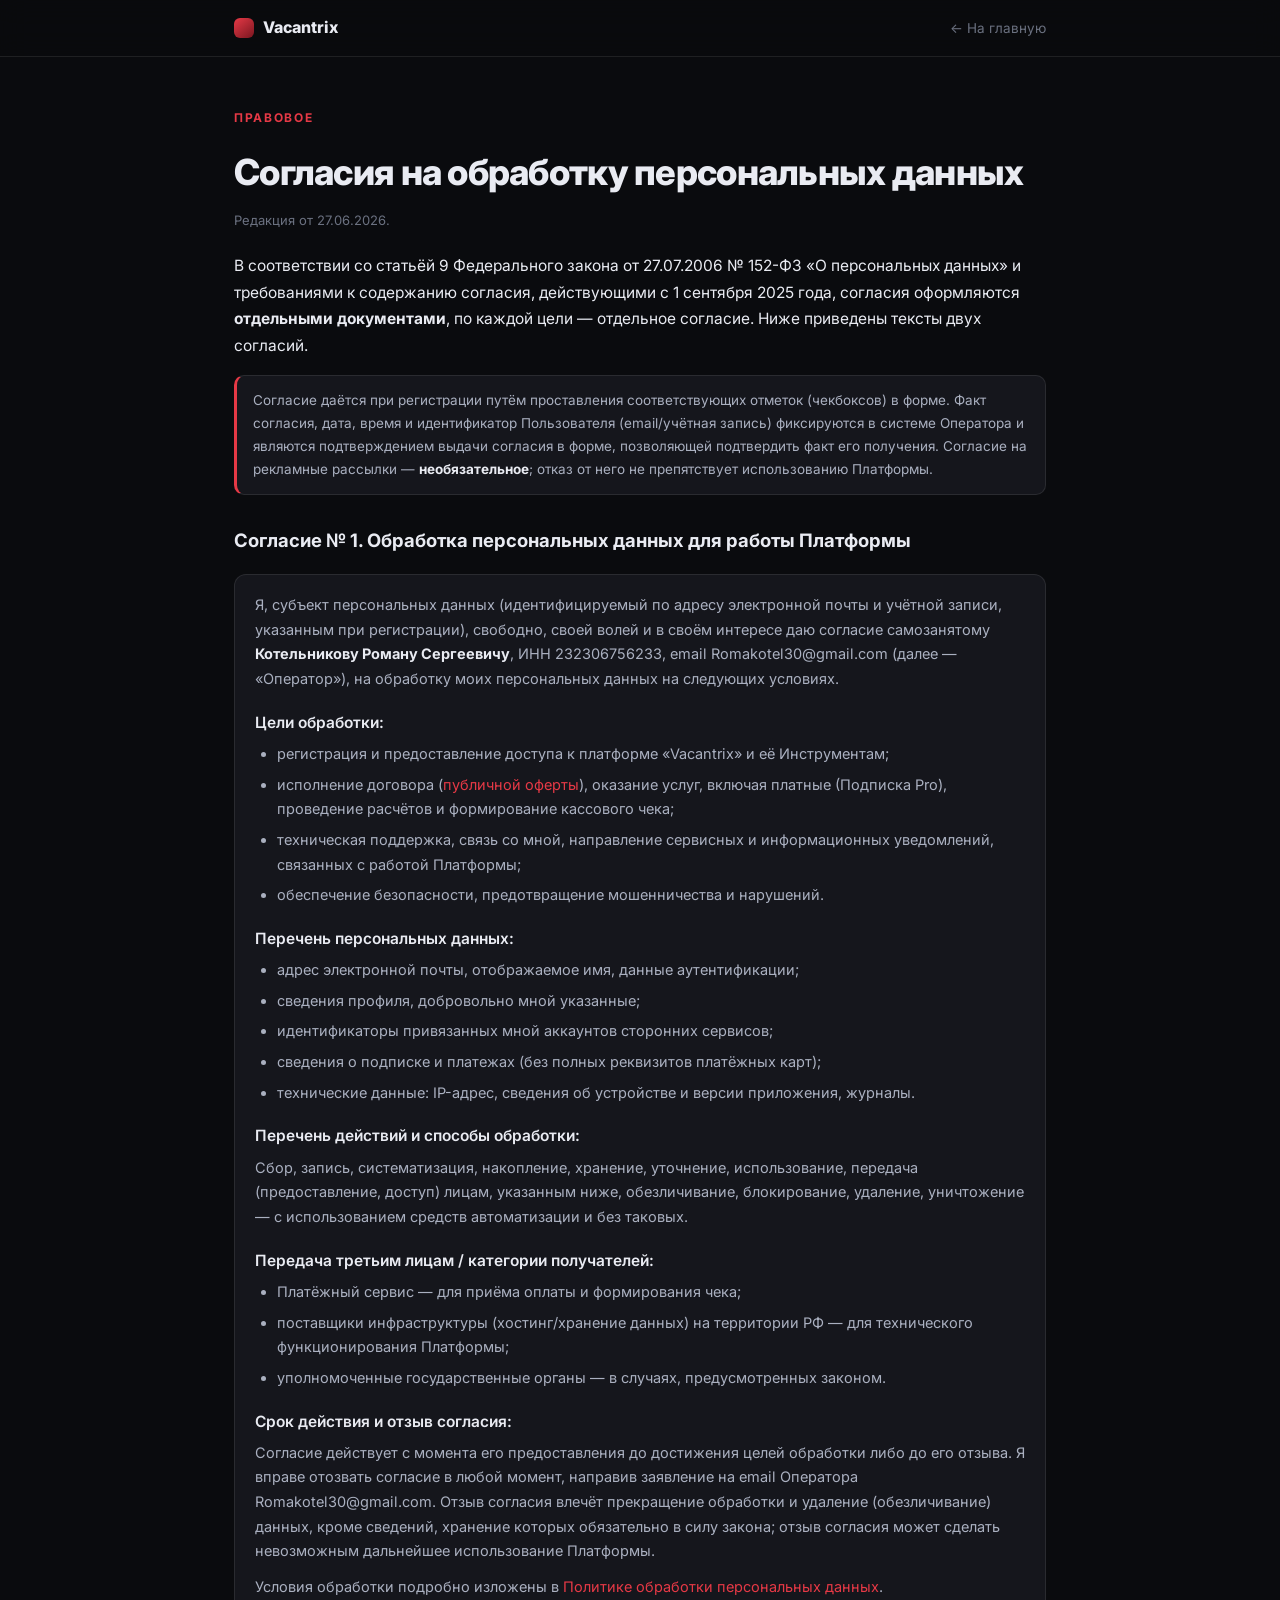
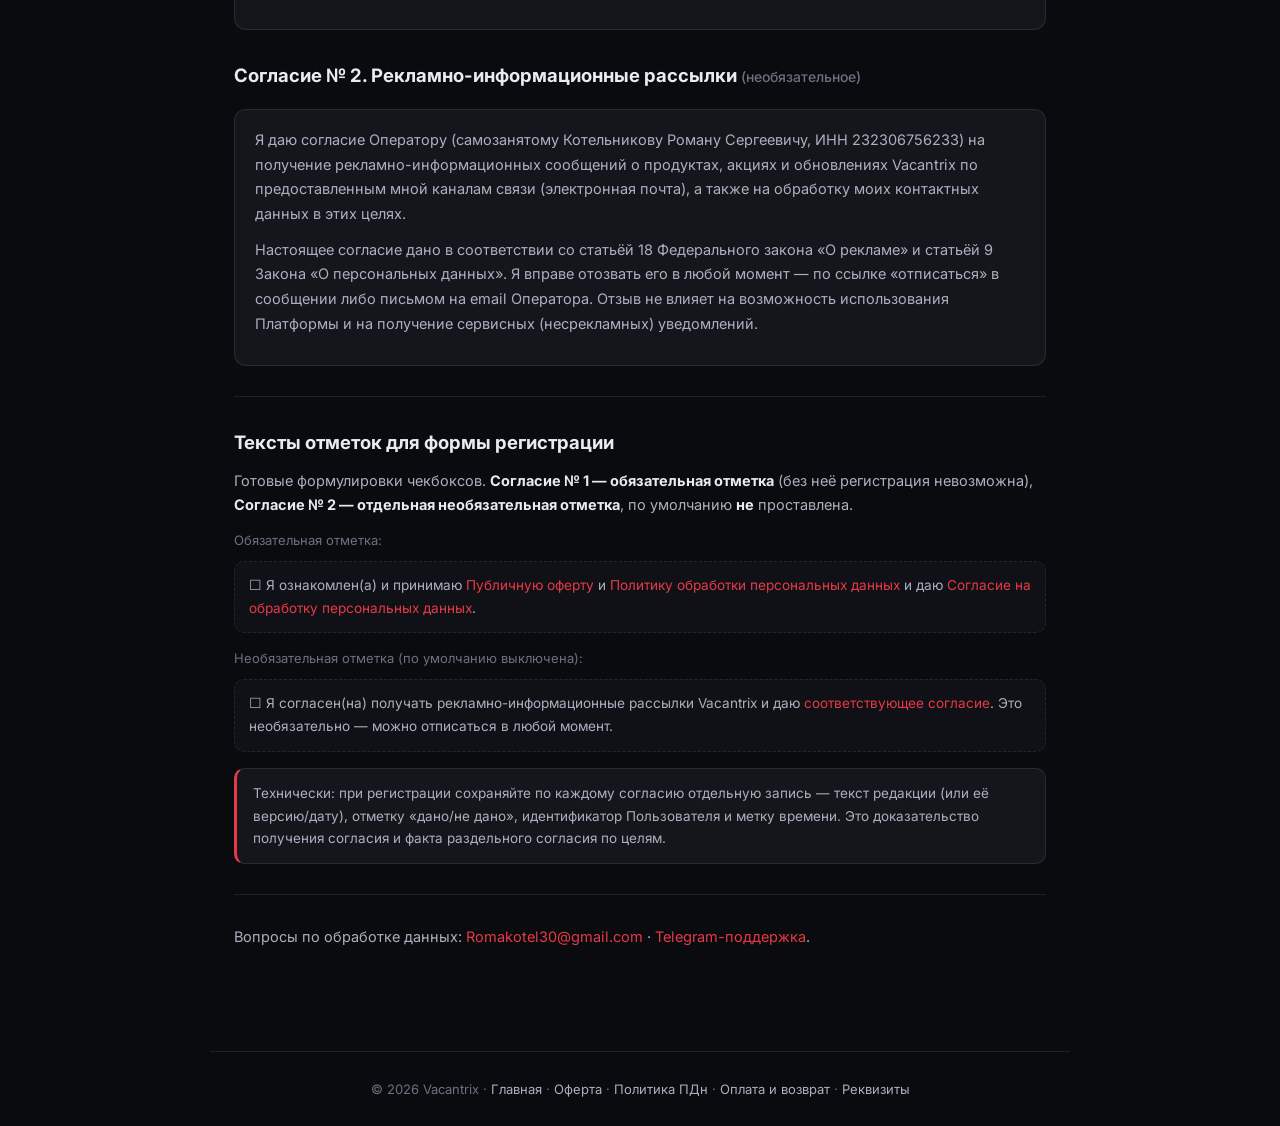
<file: consent.html>
<!DOCTYPE html>
<html lang="ru">
<head>
<meta charset="UTF-8">
<meta name="viewport" content="width=device-width, initial-scale=1.0">
<title>Согласия на обработку персональных данных — Vacantrix</title>
<meta name="description" content="Согласие на обработку персональных данных и согласие на рекламные рассылки Vacantrix — отдельные документы по правилам 152-ФЗ.">
<link rel="preconnect" href="https://fonts.googleapis.com"><link rel="preconnect" href="https://fonts.gstatic.com" crossorigin>
<link href="https://fonts.googleapis.com/css2?family=Inter:wght@400;500;600;700;800&display=swap" rel="stylesheet">
<style>
:root{--bg:#0a0b0e;--card:#15161c;--line:rgba(255,255,255,.09);--ac:#e63946;--tx:#e9ebf2;--tx2:#aab0c0;--tx3:#6b7180}
*{box-sizing:border-box;margin:0;padding:0}
body{background:var(--bg);color:var(--tx2);font-family:'Inter',-apple-system,'Segoe UI',Roboto,sans-serif;line-height:1.7;-webkit-font-smoothing:antialiased}
a{color:var(--ac);text-decoration:none}a:hover{text-decoration:underline}
.topbar{position:sticky;top:0;z-index:10;background:rgba(10,11,14,.85);backdrop-filter:blur(14px);border-bottom:1px solid var(--line)}
.bar{max-width:860px;margin:0 auto;padding:0 24px;height:56px;display:flex;align-items:center;gap:12px}
.brand{display:flex;align-items:center;gap:9px;font-weight:800;font-size:16px;color:var(--tx)}
.brand .d{width:20px;height:20px;border-radius:6px;background:linear-gradient(140deg,var(--ac),#7a1620)}
.bar .back{margin-left:auto;color:var(--tx3);font-size:13.5px}.bar .back:hover{color:var(--tx);text-decoration:none}
.doc{max-width:860px;margin:0 auto;padding:46px 24px 90px}
.doc .eyebrow{font-size:12px;font-weight:700;letter-spacing:.14em;text-transform:uppercase;color:var(--ac)}
.doc h1{font-size:clamp(26px,4vw,36px);font-weight:800;letter-spacing:-.02em;color:var(--tx);margin:12px 0 6px}
.doc .upd{color:var(--tx3);font-size:13px;margin-bottom:22px}
.doc .lead{color:var(--tx);font-size:15.5px;margin-bottom:8px}
.doc h2{font-size:18.5px;font-weight:700;color:var(--tx);margin:30px 0 10px}
.doc h3{font-size:15.5px;font-weight:600;color:var(--tx);margin:18px 0 6px}
.doc p{font-size:14.5px;margin-bottom:11px}
.doc ul,.doc ol{margin:0 0 12px 22px;font-size:14.5px}
.doc li{margin-bottom:6px}
.doc b{color:var(--tx)}
.doc hr{border:none;border-top:1px solid var(--line);margin:30px 0}
.doc .ph{color:#ffd27a;font-style:italic}
.doc .card{border:1px solid var(--line);background:var(--card);border-radius:12px;padding:18px 20px;margin:18px 0}
.doc .note{border:1px solid var(--line);border-left:3px solid var(--ac);background:var(--card);border-radius:10px;padding:13px 16px;font-size:13.5px;color:var(--tx2);margin:16px 0}
.doc .chk{font-size:13.6px;background:#101117;border:1px dashed var(--line);border-radius:10px;padding:12px 14px;margin:10px 0;color:var(--tx2)}
footer{border-top:1px solid var(--line);text-align:center;padding:26px;color:var(--tx3);font-size:13px;max-width:860px;margin:0 auto}
footer a{color:var(--tx2)}
</style>
</head>
<body>
<header class="topbar"><div class="bar">
  <a class="brand" href="index.html"><span class="d"></span>Vacantrix</a>
  <a class="back" href="index.html">← На главную</a>
</div></header>

<article class="doc">
  <span class="eyebrow">Правовое</span>
  <h1>Согласия на обработку персональных данных</h1>
  <div class="upd">Редакция от 27.06.2026.</div>

  <p class="lead">В соответствии со статьёй 9 Федерального закона от 27.07.2006 № 152-ФЗ «О персональных
  данных» и требованиями к содержанию согласия, действующими с 1 сентября 2025 года, согласия оформляются
  <b>отдельными документами</b>, по каждой цели — отдельное согласие. Ниже приведены тексты двух согласий.</p>

  <div class="note">Согласие даётся при регистрации путём проставления соответствующих отметок (чекбоксов)
  в форме. Факт согласия, дата, время и идентификатор Пользователя (email/учётная запись) фиксируются в
  системе Оператора и являются подтверждением выдачи согласия в форме, позволяющей подтвердить факт его
  получения. Согласие на рекламные рассылки — <b>необязательное</b>; отказ от него не препятствует
  использованию Платформы.</div>

  <!-- ====================== СОГЛАСИЕ 1 ====================== -->
  <h2>Согласие № 1. Обработка персональных данных для работы Платформы</h2>
  <div class="card">
    <p>Я, субъект персональных данных (идентифицируемый по адресу электронной почты и учётной записи,
    указанным при регистрации), свободно,
    своей волей и в своём интересе даю согласие самозанятому <b>Котельникову Роману Сергеевичу</b>,
    ИНН 232306756233, email Romakotel30@gmail.com (далее — «Оператор»), на обработку моих персональных
    данных на следующих условиях.</p>

    <h3>Цели обработки:</h3>
    <ul>
      <li>регистрация и предоставление доступа к платформе «Vacantrix» и её Инструментам;</li>
      <li>исполнение договора (<a href="offer.html">публичной оферты</a>), оказание услуг, включая платные
        (Подписка Pro), проведение расчётов и формирование кассового чека;</li>
      <li>техническая поддержка, связь со мной, направление сервисных и информационных уведомлений,
        связанных с работой Платформы;</li>
      <li>обеспечение безопасности, предотвращение мошенничества и нарушений.</li>
    </ul>

    <h3>Перечень персональных данных:</h3>
    <ul>
      <li>адрес электронной почты, отображаемое имя, данные аутентификации;</li>
      <li>сведения профиля, добровольно мной указанные;</li>
      <li>идентификаторы привязанных мной аккаунтов сторонних сервисов;</li>
      <li>сведения о подписке и платежах (без полных реквизитов платёжных карт);</li>
      <li>технические данные: IP-адрес, сведения об устройстве и версии приложения, журналы.</li>
    </ul>

    <h3>Перечень действий и способы обработки:</h3>
    <p>Сбор, запись, систематизация, накопление, хранение, уточнение, использование, передача
    (предоставление, доступ) лицам, указанным ниже, обезличивание, блокирование, удаление, уничтожение —
    с использованием средств автоматизации и без таковых.</p>

    <h3>Передача третьим лицам / категории получателей:</h3>
    <ul>
      <li>Платёжный сервис — для приёма оплаты и формирования чека;</li>
      <li>поставщики инфраструктуры (хостинг/хранение данных) на территории РФ — для технического
        функционирования Платформы;</li>
      <li>уполномоченные государственные органы — в случаях, предусмотренных законом.</li>
    </ul>

    <h3>Срок действия и отзыв согласия:</h3>
    <p>Согласие действует с момента его предоставления до достижения целей обработки либо до его отзыва.
    Я вправе отозвать согласие в любой момент, направив заявление на email Оператора
    Romakotel30@gmail.com. Отзыв согласия влечёт прекращение обработки и удаление (обезличивание) данных,
    кроме сведений, хранение которых обязательно в силу закона; отзыв согласия может сделать невозможным
    дальнейшее использование Платформы.</p>
    <p>Условия обработки подробно изложены в <a href="privacy.html">Политике обработки персональных
    данных</a>.</p>
  </div>

  <!-- ====================== СОГЛАСИЕ 2 ====================== -->
  <h2>Согласие № 2. Рекламно-информационные рассылки <span style="color:var(--tx3);font-weight:500;font-size:14px">(необязательное)</span></h2>
  <div class="card">
    <p>Я даю согласие Оператору (самозанятому Котельникову Роману Сергеевичу, ИНН 232306756233) на
    получение рекламно-информационных сообщений о продуктах, акциях и обновлениях Vacantrix по
    предоставленным мной каналам связи (электронная почта),
    а также на обработку моих контактных данных в этих целях.</p>
    <p>Настоящее согласие дано в соответствии со статьёй 18 Федерального закона «О рекламе» и статьёй 9
    Закона «О персональных данных». Я вправе отозвать его в любой момент — по ссылке «отписаться» в
    сообщении либо письмом на email Оператора. Отзыв не влияет на возможность использования Платформы и
    на получение сервисных (несрекламных) уведомлений.</p>
  </div>

  <hr>

  <!-- ====================== МИКРОТЕКСТЫ ДЛЯ ФОРМЫ ====================== -->
  <h2>Тексты отметок для формы регистрации</h2>
  <p>Готовые формулировки чекбоксов. <b>Согласие № 1 — обязательная отметка</b> (без неё регистрация
  невозможна), <b>Согласие № 2 — отдельная необязательная отметка</b>, по умолчанию <b>не</b> проставлена.</p>

  <p style="color:var(--tx3);font-size:13px;margin-bottom:4px">Обязательная отметка:</p>
  <div class="chk">☐ Я ознакомлен(а) и принимаю <a href="offer.html">Публичную оферту</a> и
    <a href="privacy.html">Политику обработки персональных данных</a> и даю
    <a href="consent.html">Согласие на обработку персональных данных</a>.</div>

  <p style="color:var(--tx3);font-size:13px;margin:14px 0 4px">Необязательная отметка (по умолчанию выключена):</p>
  <div class="chk">☐ Я согласен(на) получать рекламно-информационные рассылки Vacantrix и даю
    <a href="consent.html">соответствующее согласие</a>. Это необязательно — можно отписаться в любой
    момент.</div>

  <div class="note">Технически: при регистрации сохраняйте по каждому согласию отдельную запись — текст
  редакции (или её версию/дату), отметку «дано/не дано», идентификатор Пользователя и метку времени. Это
  доказательство получения согласия и факта раздельного согласия по целям.</div>

  <hr>
  <p>Вопросы по обработке данных: <a href="mailto:Romakotel30@gmail.com">Romakotel30@gmail.com</a> ·
  <a href="https://t.me/VacantrixB_O_T" target="_blank" rel="noopener">Telegram-поддержка</a>.</p>
</article>

<footer>
  © 2026 Vacantrix · <a href="index.html">Главная</a> · <a href="offer.html">Оферта</a> ·
  <a href="privacy.html">Политика ПДн</a> · <a href="payment.html">Оплата и возврат</a> ·
  <a href="requisites.html">Реквизиты</a>
</footer>
</body>
</html>
</file>
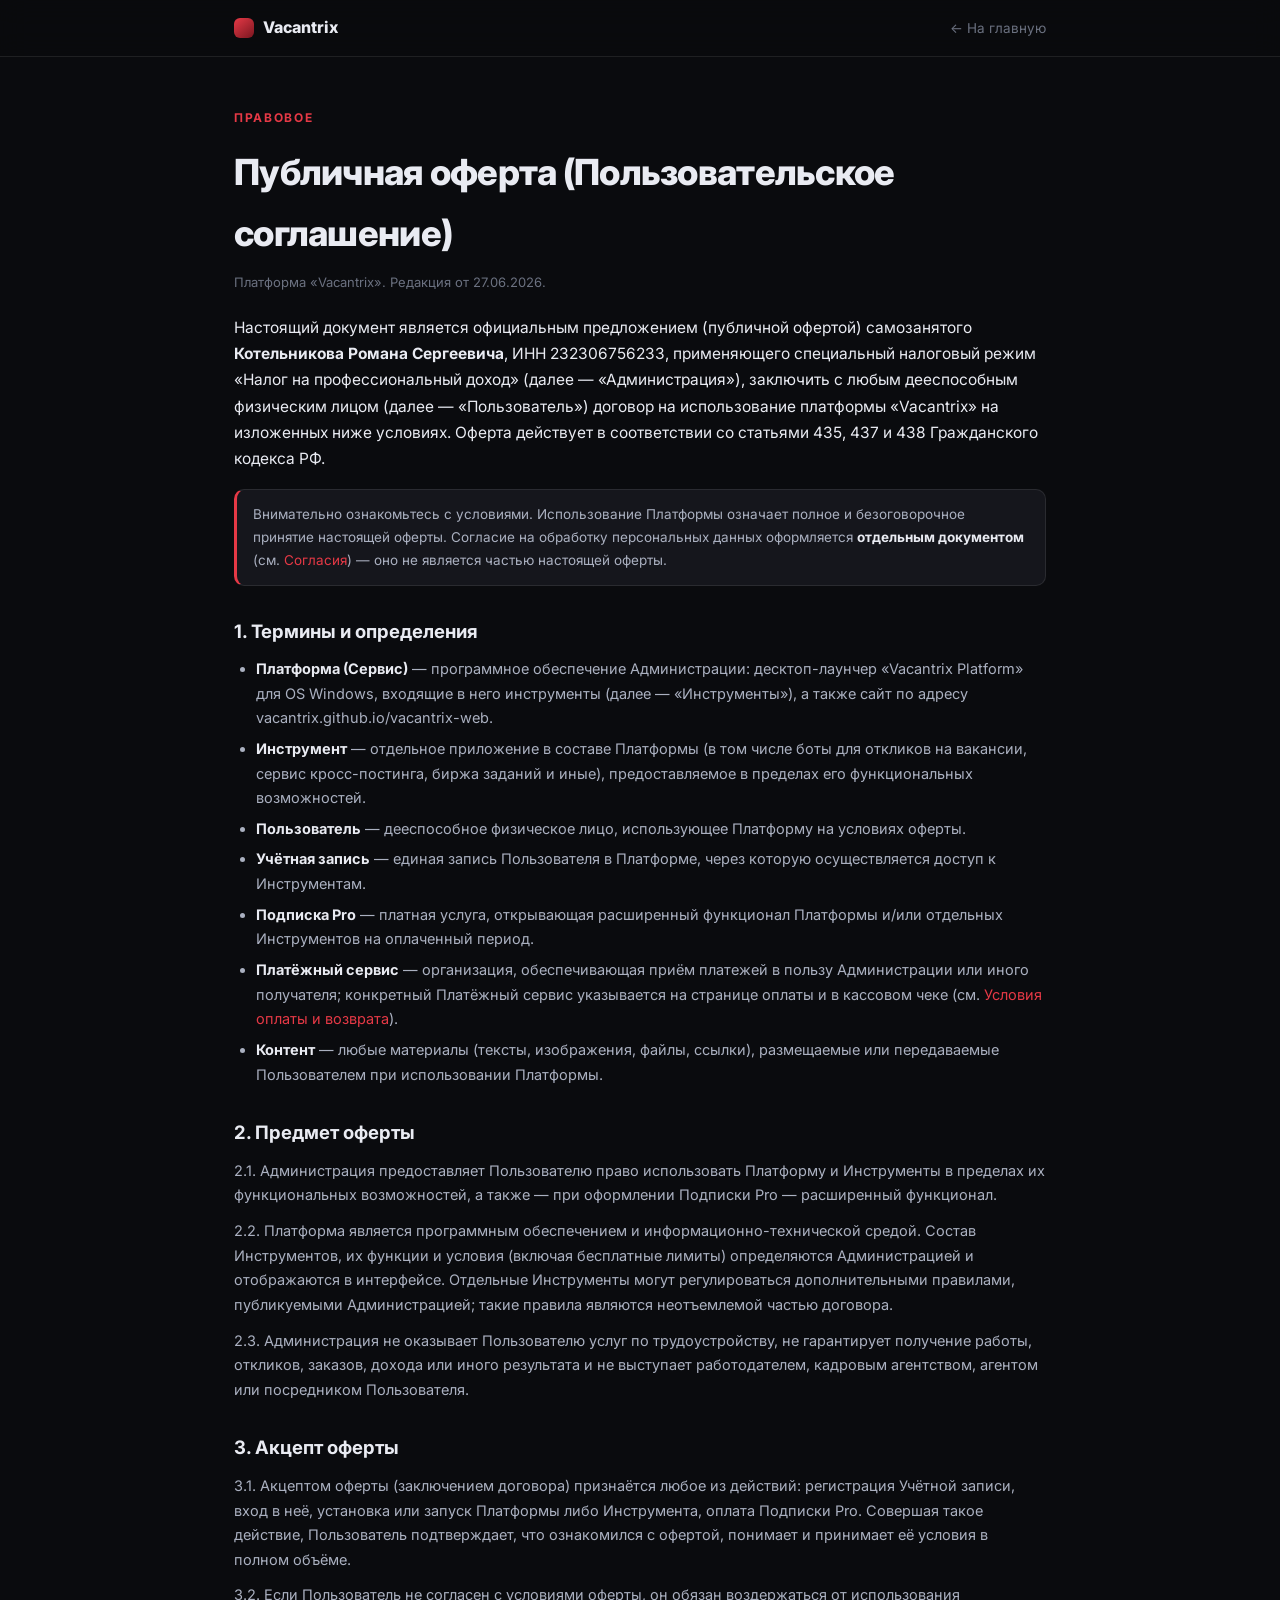
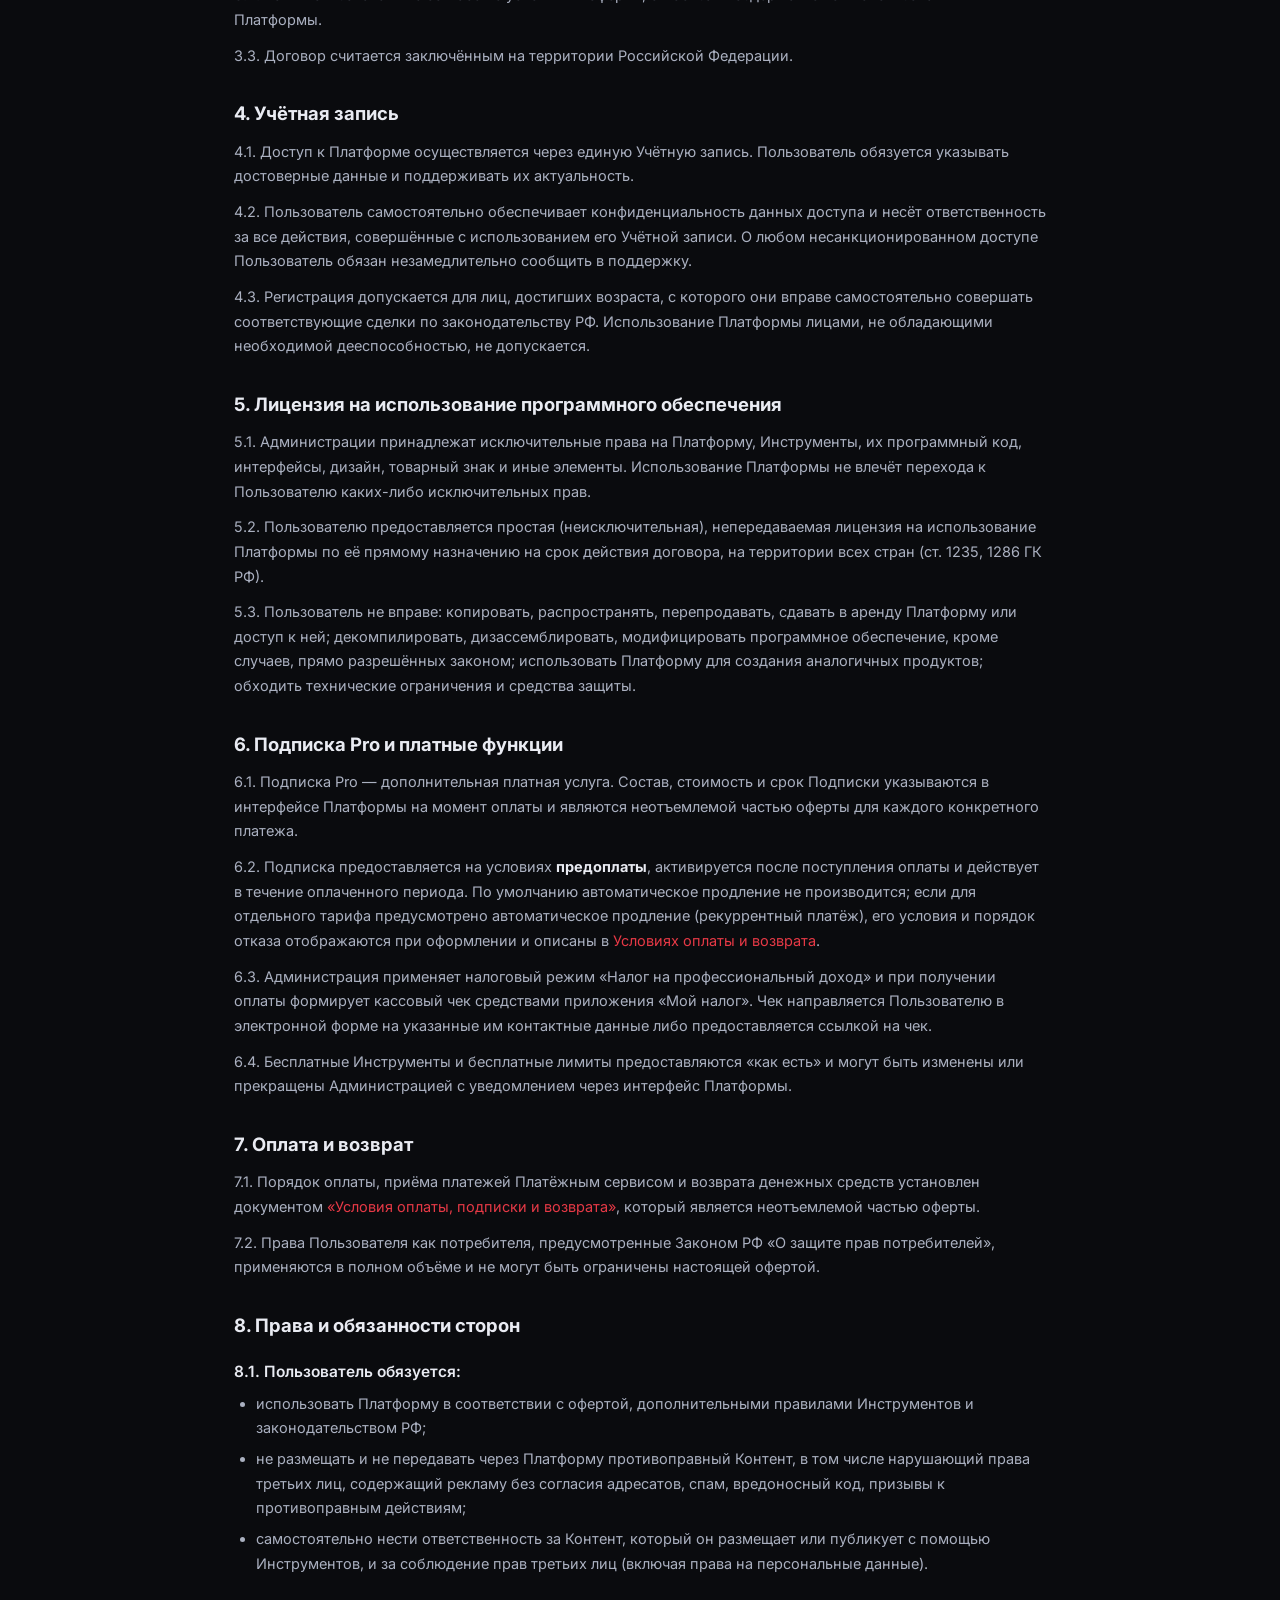
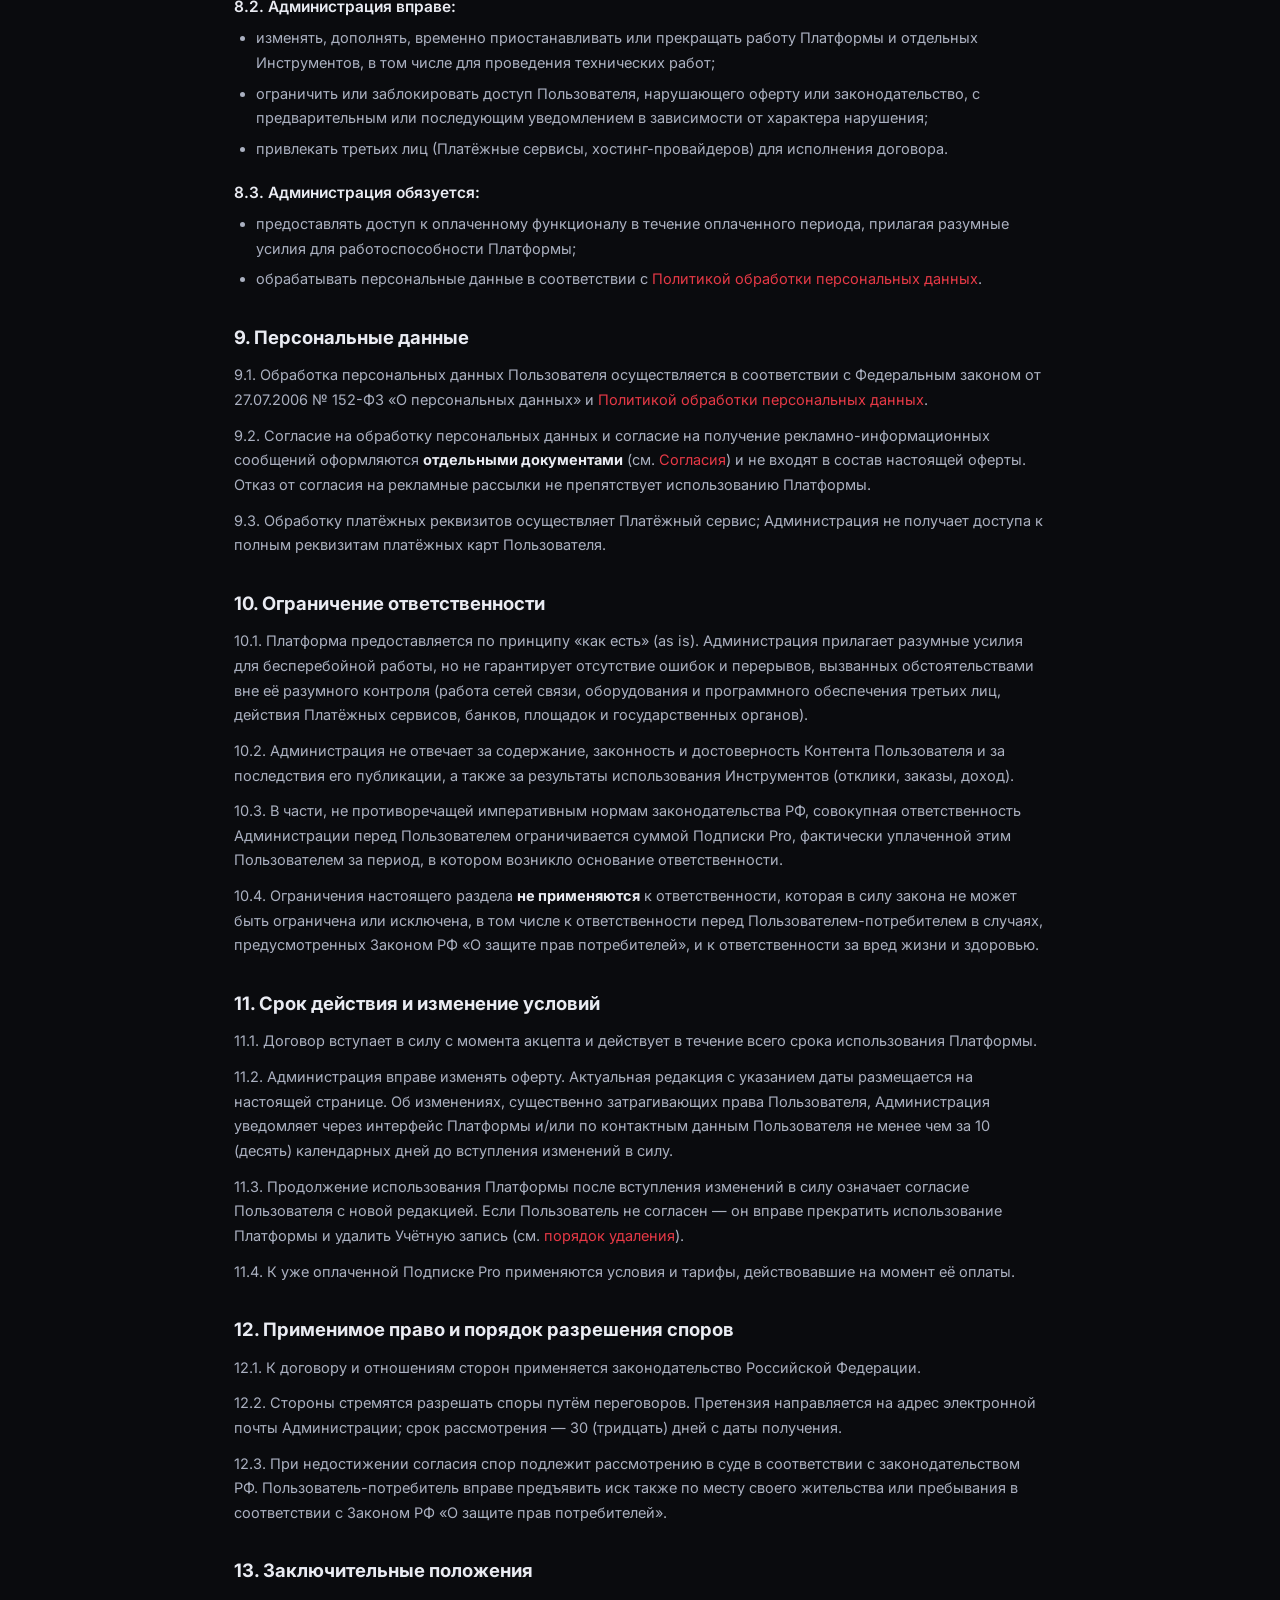
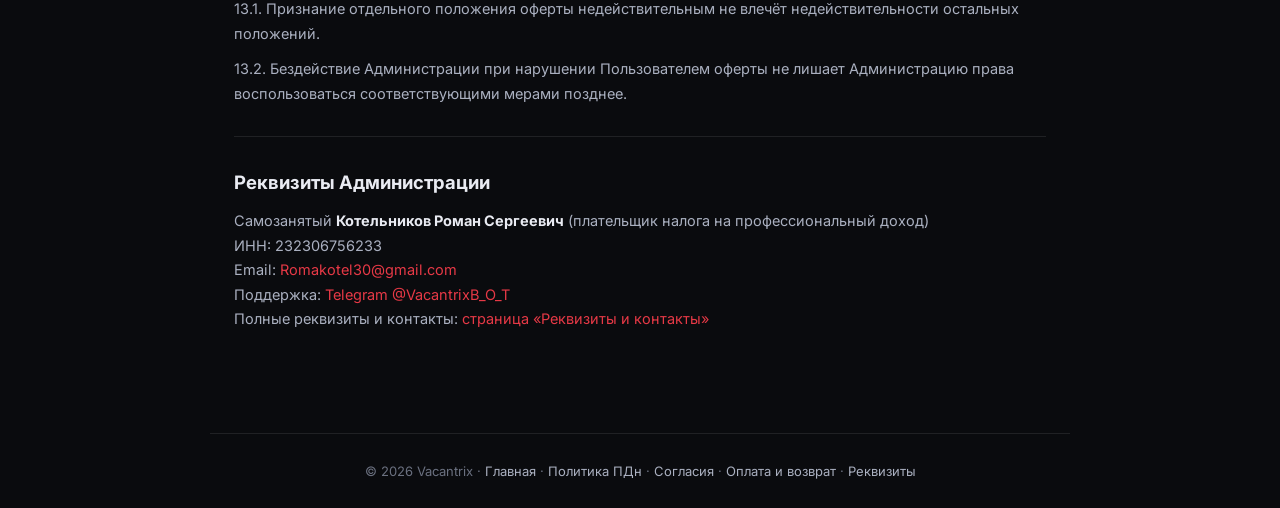
<file: offer.html>
<!DOCTYPE html>
<html lang="ru">
<head>
<meta charset="UTF-8">
<meta name="viewport" content="width=device-width, initial-scale=1.0">
<title>Публичная оферта (Пользовательское соглашение) — Vacantrix</title>
<meta name="description" content="Публичная оферта на использование платформы Vacantrix и платной подписки. Редакция от 27.06.2026.">
<link rel="preconnect" href="https://fonts.googleapis.com"><link rel="preconnect" href="https://fonts.gstatic.com" crossorigin>
<link href="https://fonts.googleapis.com/css2?family=Inter:wght@400;500;600;700;800&display=swap" rel="stylesheet">
<style>
:root{--bg:#0a0b0e;--card:#15161c;--line:rgba(255,255,255,.09);--ac:#e63946;--tx:#e9ebf2;--tx2:#aab0c0;--tx3:#6b7180}
*{box-sizing:border-box;margin:0;padding:0}
body{background:var(--bg);color:var(--tx2);font-family:'Inter',-apple-system,'Segoe UI',Roboto,sans-serif;line-height:1.7;-webkit-font-smoothing:antialiased}
a{color:var(--ac);text-decoration:none}a:hover{text-decoration:underline}
.topbar{position:sticky;top:0;z-index:10;background:rgba(10,11,14,.85);backdrop-filter:blur(14px);border-bottom:1px solid var(--line)}
.bar{max-width:860px;margin:0 auto;padding:0 24px;height:56px;display:flex;align-items:center;gap:12px}
.brand{display:flex;align-items:center;gap:9px;font-weight:800;font-size:16px;color:var(--tx)}
.brand .d{width:20px;height:20px;border-radius:6px;background:linear-gradient(140deg,var(--ac),#7a1620)}
.bar .back{margin-left:auto;color:var(--tx3);font-size:13.5px}.bar .back:hover{color:var(--tx);text-decoration:none}
.doc{max-width:860px;margin:0 auto;padding:46px 24px 90px}
.doc .eyebrow{font-size:12px;font-weight:700;letter-spacing:.14em;text-transform:uppercase;color:var(--ac)}
.doc h1{font-size:clamp(26px,4vw,36px);font-weight:800;letter-spacing:-.02em;color:var(--tx);margin:12px 0 6px}
.doc .upd{color:var(--tx3);font-size:13px;margin-bottom:22px}
.doc .lead{color:var(--tx);font-size:15.5px;margin-bottom:8px}
.doc h2{font-size:18.5px;font-weight:700;color:var(--tx);margin:30px 0 10px}
.doc h3{font-size:15.5px;font-weight:600;color:var(--tx);margin:18px 0 6px}
.doc p{font-size:14.5px;margin-bottom:11px}
.doc ul,.doc ol{margin:0 0 12px 22px;font-size:14.5px}
.doc li{margin-bottom:6px}
.doc b{color:var(--tx)}
.doc hr{border:none;border-top:1px solid var(--line);margin:30px 0}
.doc .ph{color:#ffd27a;font-style:italic}
.doc .note{border:1px solid var(--line);border-left:3px solid var(--ac);background:var(--card);border-radius:10px;padding:13px 16px;font-size:13.5px;color:var(--tx2);margin:16px 0}
footer{border-top:1px solid var(--line);text-align:center;padding:26px;color:var(--tx3);font-size:13px;max-width:860px;margin:0 auto}
footer a{color:var(--tx2)}
</style>
</head>
<body>
<header class="topbar"><div class="bar">
  <a class="brand" href="index.html"><span class="d"></span>Vacantrix</a>
  <a class="back" href="index.html">← На главную</a>
</div></header>

<article class="doc">
  <span class="eyebrow">Правовое</span>
  <h1>Публичная оферта (Пользовательское соглашение)</h1>
  <div class="upd">Платформа «Vacantrix». Редакция от 27.06.2026.</div>

  <p class="lead">Настоящий документ является официальным предложением (публичной офертой) самозанятого
  <b>Котельникова Романа Сергеевича</b>, ИНН 232306756233, применяющего специальный налоговый режим
  «Налог на профессиональный доход» (далее — «Администрация»), заключить с любым дееспособным физическим
  лицом (далее — «Пользователь») договор на использование платформы «Vacantrix» на изложенных ниже
  условиях. Оферта действует в соответствии со статьями 435, 437 и 438 Гражданского кодекса РФ.</p>

  <div class="note">Внимательно ознакомьтесь с условиями. Использование Платформы означает полное и
  безоговорочное принятие настоящей оферты. Согласие на обработку персональных данных оформляется
  <b>отдельным документом</b> (см. <a href="consent.html">Согласия</a>) — оно не является частью
  настоящей оферты.</div>

  <h2>1. Термины и определения</h2>
  <ul>
    <li><b>Платформа (Сервис)</b> — программное обеспечение Администрации: десктоп-лаунчер «Vacantrix
      Platform» для ОS Windows, входящие в него инструменты (далее — «Инструменты»), а также сайт по
      адресу vacantrix.github.io/vacantrix-web.</li>
    <li><b>Инструмент</b> — отдельное приложение в составе Платформы (в том числе боты для откликов на
      вакансии, сервис кросс-постинга, биржа заданий и иные), предоставляемое в пределах его
      функциональных возможностей.</li>
    <li><b>Пользователь</b> — дееспособное физическое лицо, использующее Платформу на условиях оферты.</li>
    <li><b>Учётная запись</b> — единая запись Пользователя в Платформе, через которую осуществляется
      доступ к Инструментам.</li>
    <li><b>Подписка Pro</b> — платная услуга, открывающая расширенный функционал Платформы и/или
      отдельных Инструментов на оплаченный период.</li>
    <li><b>Платёжный сервис</b> — организация, обеспечивающая приём платежей в пользу Администрации или
      иного получателя; конкретный Платёжный сервис указывается на странице оплаты и в кассовом чеке
      (см. <a href="payment.html">Условия оплаты и возврата</a>).</li>
    <li><b>Контент</b> — любые материалы (тексты, изображения, файлы, ссылки), размещаемые или
      передаваемые Пользователем при использовании Платформы.</li>
  </ul>

  <h2>2. Предмет оферты</h2>
  <p>2.1. Администрация предоставляет Пользователю право использовать Платформу и Инструменты в пределах
  их функциональных возможностей, а также — при оформлении Подписки Pro — расширенный функционал.</p>
  <p>2.2. Платформа является программным обеспечением и информационно-технической средой. Состав
  Инструментов, их функции и условия (включая бесплатные лимиты) определяются Администрацией и
  отображаются в интерфейсе. Отдельные Инструменты могут регулироваться дополнительными правилами,
  публикуемыми Администрацией; такие правила являются неотъемлемой частью договора.</p>
  <p>2.3. Администрация не оказывает Пользователю услуг по трудоустройству, не гарантирует получение
  работы, откликов, заказов, дохода или иного результата и не выступает работодателем, кадровым
  агентством, агентом или посредником Пользователя.</p>

  <h2>3. Акцепт оферты</h2>
  <p>3.1. Акцептом оферты (заключением договора) признаётся любое из действий: регистрация Учётной
  записи, вход в неё, установка или запуск Платформы либо Инструмента, оплата Подписки Pro. Совершая
  такое действие, Пользователь подтверждает, что ознакомился с офертой, понимает и принимает её условия
  в полном объёме.</p>
  <p>3.2. Если Пользователь не согласен с условиями оферты, он обязан воздержаться от использования
  Платформы.</p>
  <p>3.3. Договор считается заключённым на территории Российской Федерации.</p>

  <h2>4. Учётная запись</h2>
  <p>4.1. Доступ к Платформе осуществляется через единую Учётную запись. Пользователь обязуется указывать
  достоверные данные и поддерживать их актуальность.</p>
  <p>4.2. Пользователь самостоятельно обеспечивает конфиденциальность данных доступа и несёт
  ответственность за все действия, совершённые с использованием его Учётной записи. О любом
  несанкционированном доступе Пользователь обязан незамедлительно сообщить в поддержку.</p>
  <p>4.3. Регистрация допускается для лиц, достигших возраста, с которого они вправе самостоятельно
  совершать соответствующие сделки по законодательству РФ. Использование Платформы лицами, не обладающими
  необходимой дееспособностью, не допускается.</p>

  <h2>5. Лицензия на использование программного обеспечения</h2>
  <p>5.1. Администрации принадлежат исключительные права на Платформу, Инструменты, их программный код,
  интерфейсы, дизайн, товарный знак и иные элементы. Использование Платформы не влечёт перехода к
  Пользователю каких-либо исключительных прав.</p>
  <p>5.2. Пользователю предоставляется простая (неисключительная), непередаваемая лицензия на
  использование Платформы по её прямому назначению на срок действия договора, на территории всех стран
  (ст. 1235, 1286 ГК РФ).</p>
  <p>5.3. Пользователь не вправе: копировать, распространять, перепродавать, сдавать в аренду Платформу
  или доступ к ней; декомпилировать, дизассемблировать, модифицировать программное обеспечение, кроме
  случаев, прямо разрешённых законом; использовать Платформу для создания аналогичных продуктов;
  обходить технические ограничения и средства защиты.</p>

  <h2>6. Подписка Pro и платные функции</h2>
  <p>6.1. Подписка Pro — дополнительная платная услуга. Состав, стоимость и срок Подписки указываются в
  интерфейсе Платформы на момент оплаты и являются неотъемлемой частью оферты для каждого конкретного
  платежа.</p>
  <p>6.2. Подписка предоставляется на условиях <b>предоплаты</b>, активируется после поступления оплаты и
  действует в течение оплаченного периода. По умолчанию автоматическое продление не производится; если
  для отдельного тарифа предусмотрено автоматическое продление (рекуррентный платёж), его условия и
  порядок отказа отображаются при оформлении и описаны в <a href="payment.html">Условиях оплаты и
  возврата</a>.</p>
  <p>6.3. Администрация применяет налоговый режим «Налог на профессиональный доход» и при получении оплаты
  формирует кассовый чек средствами приложения «Мой налог». Чек направляется Пользователю в электронной
  форме на указанные им контактные данные либо предоставляется ссылкой на чек.</p>
  <p>6.4. Бесплатные Инструменты и бесплатные лимиты предоставляются «как есть» и могут быть изменены или
  прекращены Администрацией с уведомлением через интерфейс Платформы.</p>

  <h2>7. Оплата и возврат</h2>
  <p>7.1. Порядок оплаты, приёма платежей Платёжным сервисом и возврата денежных средств установлен
  документом <a href="payment.html">«Условия оплаты, подписки и возврата»</a>, который является
  неотъемлемой частью оферты.</p>
  <p>7.2. Права Пользователя как потребителя, предусмотренные Законом РФ «О защите прав потребителей»,
  применяются в полном объёме и не могут быть ограничены настоящей офертой.</p>

  <h2>8. Права и обязанности сторон</h2>
  <h3>8.1. Пользователь обязуется:</h3>
  <ul>
    <li>использовать Платформу в соответствии с офертой, дополнительными правилами Инструментов и
      законодательством РФ;</li>
    <li>не размещать и не передавать через Платформу противоправный Контент, в том числе нарушающий права
      третьих лиц, содержащий рекламу без согласия адресатов, спам, вредоносный код, призывы к
      противоправным действиям;</li>
    <li>самостоятельно нести ответственность за Контент, который он размещает или публикует с помощью
      Инструментов, и за соблюдение прав третьих лиц (включая права на персональные данные).</li>
  </ul>
  <h3>8.2. Администрация вправе:</h3>
  <ul>
    <li>изменять, дополнять, временно приостанавливать или прекращать работу Платформы и отдельных
      Инструментов, в том числе для проведения технических работ;</li>
    <li>ограничить или заблокировать доступ Пользователя, нарушающего оферту или законодательство, с
      предварительным или последующим уведомлением в зависимости от характера нарушения;</li>
    <li>привлекать третьих лиц (Платёжные сервисы, хостинг-провайдеров) для исполнения договора.</li>
  </ul>
  <h3>8.3. Администрация обязуется:</h3>
  <ul>
    <li>предоставлять доступ к оплаченному функционалу в течение оплаченного периода, прилагая разумные
      усилия для работоспособности Платформы;</li>
    <li>обрабатывать персональные данные в соответствии с <a href="privacy.html">Политикой обработки
      персональных данных</a>.</li>
  </ul>

  <h2>9. Персональные данные</h2>
  <p>9.1. Обработка персональных данных Пользователя осуществляется в соответствии с Федеральным законом
  от 27.07.2006 № 152-ФЗ «О персональных данных» и <a href="privacy.html">Политикой обработки
  персональных данных</a>.</p>
  <p>9.2. Согласие на обработку персональных данных и согласие на получение рекламно-информационных
  сообщений оформляются <b>отдельными документами</b> (см. <a href="consent.html">Согласия</a>) и не
  входят в состав настоящей оферты. Отказ от согласия на рекламные рассылки не препятствует использованию
  Платформы.</p>
  <p>9.3. Обработку платёжных реквизитов осуществляет Платёжный сервис; Администрация не получает доступа к
  полным реквизитам платёжных карт Пользователя.</p>

  <h2>10. Ограничение ответственности</h2>
  <p>10.1. Платформа предоставляется по принципу «как есть» (as is). Администрация прилагает разумные
  усилия для бесперебойной работы, но не гарантирует отсутствие ошибок и перерывов, вызванных
  обстоятельствами вне её разумного контроля (работа сетей связи, оборудования и программного обеспечения
  третьих лиц, действия Платёжных сервисов, банков, площадок и государственных органов).</p>
  <p>10.2. Администрация не отвечает за содержание, законность и достоверность Контента Пользователя и за
  последствия его публикации, а также за результаты использования Инструментов (отклики, заказы, доход).</p>
  <p>10.3. В части, не противоречащей императивным нормам законодательства РФ, совокупная ответственность
  Администрации перед Пользователем ограничивается суммой Подписки Pro, фактически уплаченной этим
  Пользователем за период, в котором возникло основание ответственности.</p>
  <p>10.4. Ограничения настоящего раздела <b>не применяются</b> к ответственности, которая в силу закона
  не может быть ограничена или исключена, в том числе к ответственности перед Пользователем-потребителем
  в случаях, предусмотренных Законом РФ «О защите прав потребителей», и к ответственности за вред жизни и
  здоровью.</p>

  <h2>11. Срок действия и изменение условий</h2>
  <p>11.1. Договор вступает в силу с момента акцепта и действует в течение всего срока использования
  Платформы.</p>
  <p>11.2. Администрация вправе изменять оферту. Актуальная редакция с указанием даты размещается на
  настоящей странице. Об изменениях, существенно затрагивающих права Пользователя, Администрация
  уведомляет через интерфейс Платформы и/или по контактным данным Пользователя не менее чем за
  10 (десять) календарных дней до вступления изменений в силу.</p>
  <p>11.3. Продолжение использования Платформы после вступления изменений в силу означает согласие
  Пользователя с новой редакцией. Если Пользователь не согласен — он вправе прекратить использование
  Платформы и удалить Учётную запись (см. <a href="privacy.html#delete">порядок удаления</a>).</p>
  <p>11.4. К уже оплаченной Подписке Pro применяются условия и тарифы, действовавшие на момент её оплаты.</p>

  <h2>12. Применимое право и порядок разрешения споров</h2>
  <p>12.1. К договору и отношениям сторон применяется законодательство Российской Федерации.</p>
  <p>12.2. Стороны стремятся разрешать споры путём переговоров. Претензия направляется на адрес
  электронной почты Администрации; срок рассмотрения — 30 (тридцать) дней с даты получения.</p>
  <p>12.3. При недостижении согласия спор подлежит рассмотрению в суде в соответствии с законодательством
  РФ. Пользователь-потребитель вправе предъявить иск также по месту своего жительства или пребывания в
  соответствии с Законом РФ «О защите прав потребителей».</p>

  <h2>13. Заключительные положения</h2>
  <p>13.1. Признание отдельного положения оферты недействительным не влечёт недействительности остальных
  положений.</p>
  <p>13.2. Бездействие Администрации при нарушении Пользователем оферты не лишает Администрацию права
  воспользоваться соответствующими мерами позднее.</p>

  <hr>
  <h2>Реквизиты Администрации</h2>
  <p>
    Самозанятый <b>Котельников Роман Сергеевич</b> (плательщик налога на профессиональный доход)<br>
    ИНН: 232306756233<br>
    Email: <a href="mailto:Romakotel30@gmail.com">Romakotel30@gmail.com</a><br>
    Поддержка: <a href="https://t.me/VacantrixB_O_T" target="_blank" rel="noopener">Telegram @VacantrixB_O_T</a><br>
    Полные реквизиты и контакты: <a href="requisites.html">страница «Реквизиты и контакты»</a>
  </p>
</article>

<footer>
  © 2026 Vacantrix · <a href="index.html">Главная</a> · <a href="privacy.html">Политика ПДн</a> ·
  <a href="consent.html">Согласия</a> · <a href="payment.html">Оплата и возврат</a> ·
  <a href="requisites.html">Реквизиты</a>
</footer>
</body>
</html>
</file>
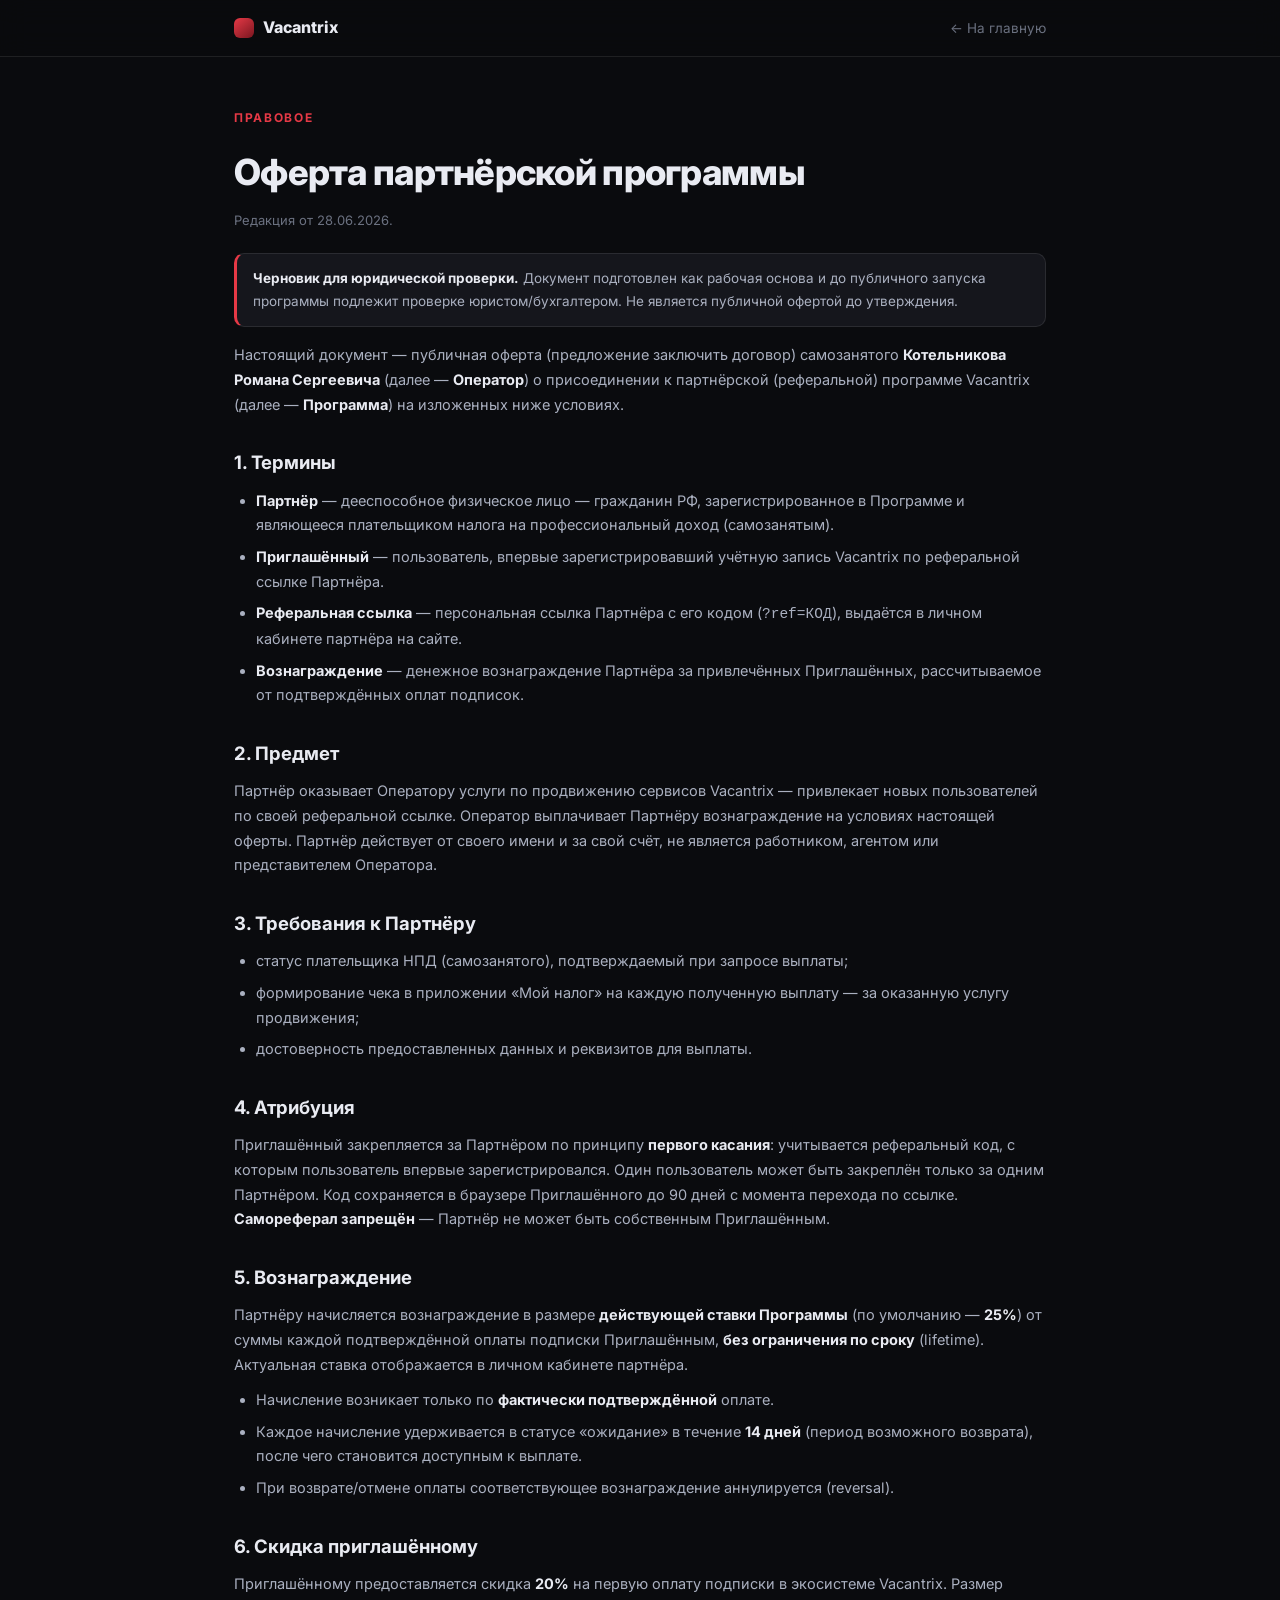
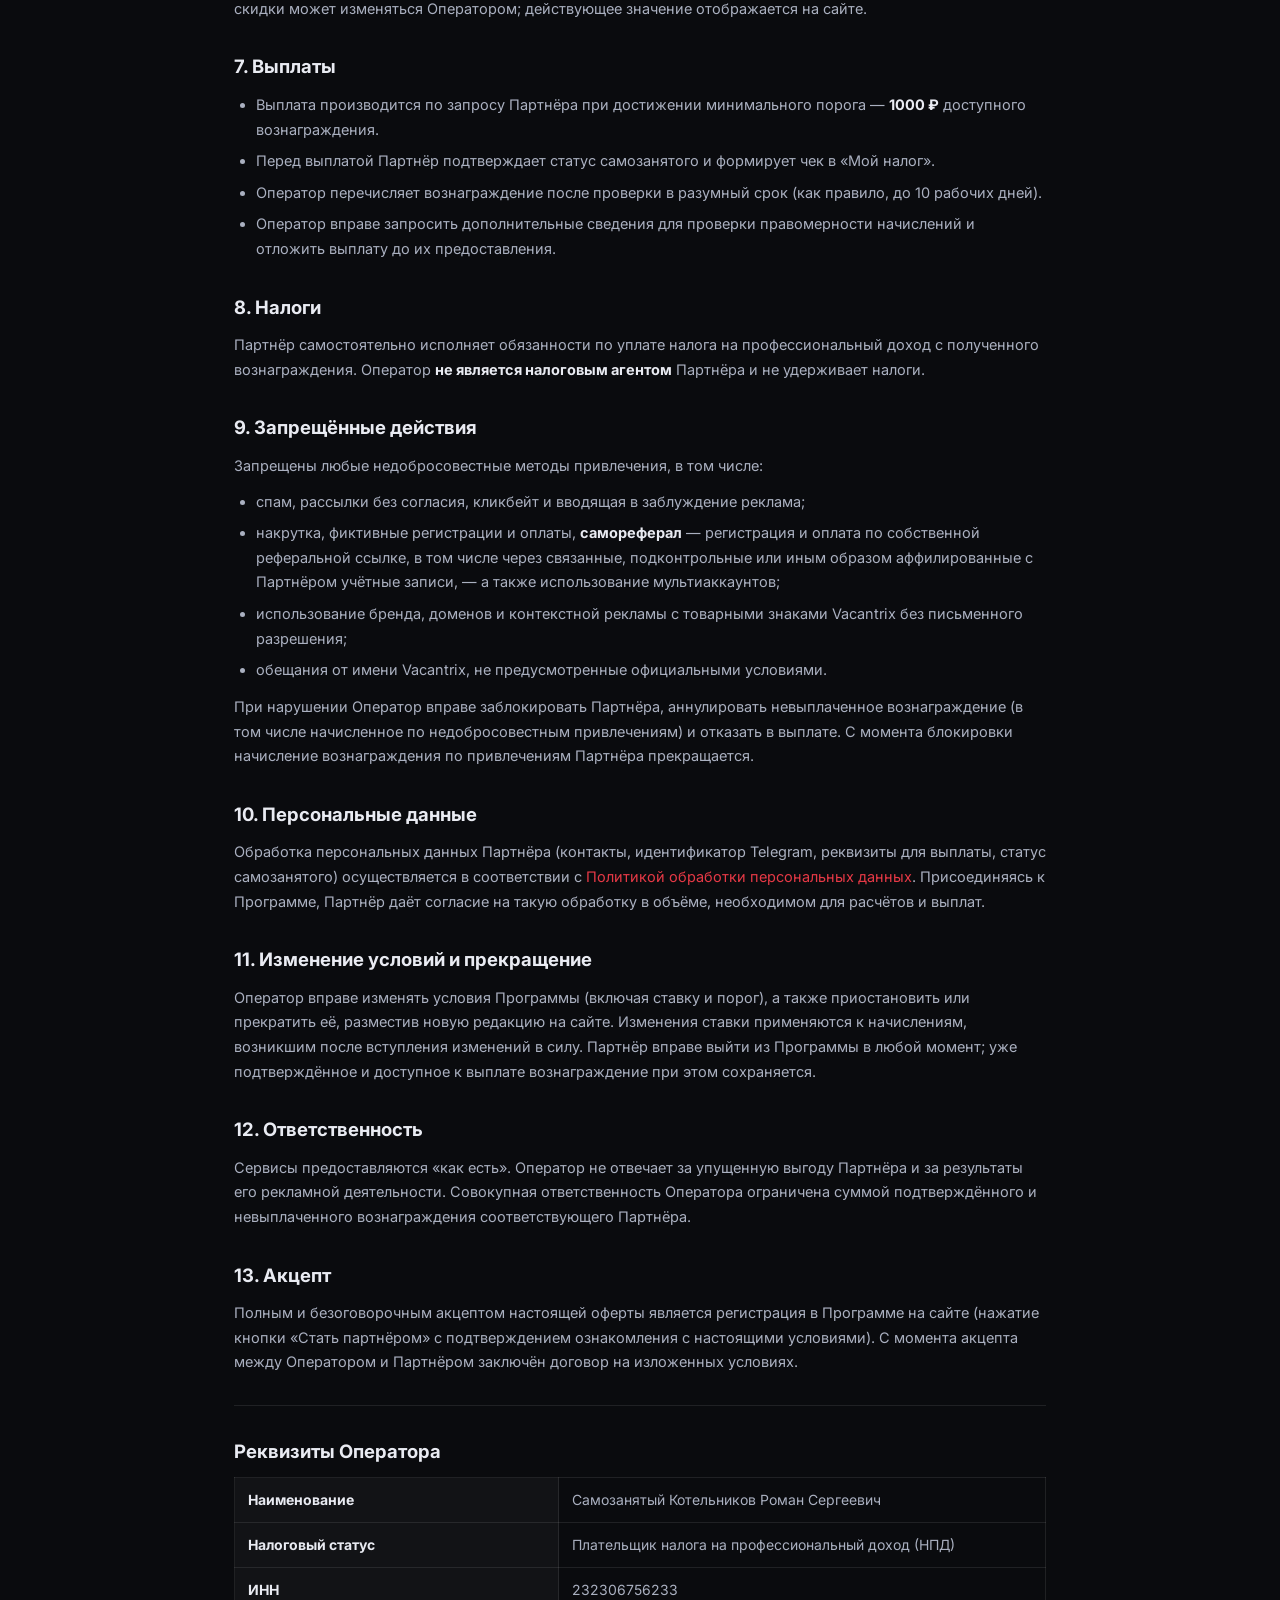
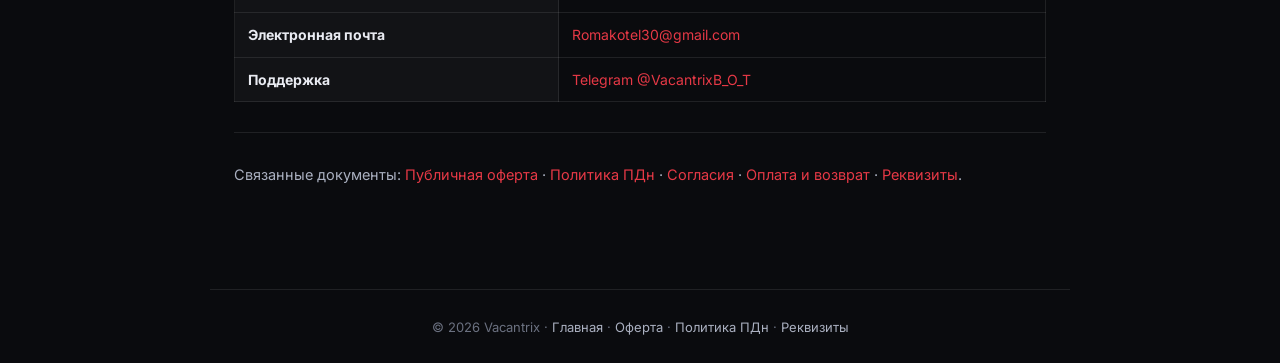
<file: partner-offer.html>
<!DOCTYPE html>
<html lang="ru">
<head>
<meta charset="UTF-8">
<meta name="viewport" content="width=device-width, initial-scale=1.0">
<title>Оферта партнёрской программы — Vacantrix</title>
<meta name="description" content="Условия партнёрской (реферальной) программы Vacantrix: вознаграждение, выплаты самозанятым партнёрам, правила привлечения и анти-фрод.">
<meta name="robots" content="noindex">
<link rel="preconnect" href="https://fonts.googleapis.com"><link rel="preconnect" href="https://fonts.gstatic.com" crossorigin>
<link href="https://fonts.googleapis.com/css2?family=Inter:wght@400;500;600;700;800&display=swap" rel="stylesheet">
<style>
:root{--bg:#0a0b0e;--card:#15161c;--line:rgba(255,255,255,.09);--ac:#e63946;--tx:#e9ebf2;--tx2:#aab0c0;--tx3:#6b7180}
*{box-sizing:border-box;margin:0;padding:0}
body{background:var(--bg);color:var(--tx2);font-family:'Inter',-apple-system,'Segoe UI',Roboto,sans-serif;line-height:1.7;-webkit-font-smoothing:antialiased}
a{color:var(--ac);text-decoration:none}a:hover{text-decoration:underline}
.topbar{position:sticky;top:0;z-index:10;background:rgba(10,11,14,.85);backdrop-filter:blur(14px);border-bottom:1px solid var(--line)}
.bar{max-width:860px;margin:0 auto;padding:0 24px;height:56px;display:flex;align-items:center;gap:12px}
.brand{display:flex;align-items:center;gap:9px;font-weight:800;font-size:16px;color:var(--tx)}
.brand .d{width:20px;height:20px;border-radius:6px;background:linear-gradient(140deg,var(--ac),#7a1620)}
.bar .back{margin-left:auto;color:var(--tx3);font-size:13.5px}.bar .back:hover{color:var(--tx);text-decoration:none}
.doc{max-width:860px;margin:0 auto;padding:46px 24px 90px}
.doc .eyebrow{font-size:12px;font-weight:700;letter-spacing:.14em;text-transform:uppercase;color:var(--ac)}
.doc h1{font-size:clamp(26px,4vw,36px);font-weight:800;letter-spacing:-.02em;color:var(--tx);margin:12px 0 6px}
.doc .upd{color:var(--tx3);font-size:13px;margin-bottom:22px}
.doc h2{font-size:18.5px;font-weight:700;color:var(--tx);margin:30px 0 10px}
.doc p{font-size:14.5px;margin-bottom:11px}
.doc ul,.doc ol{margin:0 0 12px 22px}.doc li{font-size:14.5px;margin-bottom:7px}
.doc b{color:var(--tx)}
.doc hr{border:none;border-top:1px solid var(--line);margin:30px 0}
.doc table{width:100%;border-collapse:collapse;margin:8px 0 16px;font-size:14px}
.doc th,.doc td{border:1px solid var(--line);padding:10px 13px;text-align:left;vertical-align:top}
.doc th{color:var(--tx);background:rgba(255,255,255,.03);width:40%;white-space:nowrap}
.doc .note{border:1px solid var(--line);border-left:3px solid var(--ac);background:var(--card);border-radius:10px;padding:13px 16px;font-size:13.5px;color:var(--tx2);margin:16px 0}
footer{border-top:1px solid var(--line);text-align:center;padding:26px;color:var(--tx3);font-size:13px;max-width:860px;margin:0 auto}
footer a{color:var(--tx2)}
</style>
</head>
<body>
<header class="topbar"><div class="bar">
  <a class="brand" href="index.html"><span class="d"></span>Vacantrix</a>
  <a class="back" href="index.html">← На главную</a>
</div></header>

<article class="doc">
  <span class="eyebrow">Правовое</span>
  <h1>Оферта партнёрской программы</h1>
  <div class="upd">Редакция от 28.06.2026.</div>

  <div class="note"><b>Черновик для юридической проверки.</b> Документ подготовлен как рабочая основа и
  до публичного запуска программы подлежит проверке юристом/бухгалтером. Не является публичной офертой
  до утверждения.</div>

  <p>Настоящий документ — публичная оферта (предложение заключить договор) самозанятого
  <b>Котельникова Романа Сергеевича</b> (далее — <b>Оператор</b>) о присоединении к партнёрской
  (реферальной) программе Vacantrix (далее — <b>Программа</b>) на изложенных ниже условиях.</p>

  <h2>1. Термины</h2>
  <ul>
    <li><b>Партнёр</b> — дееспособное физическое лицо — гражданин РФ, зарегистрированное в Программе и
      являющееся плательщиком налога на профессиональный доход (самозанятым).</li>
    <li><b>Приглашённый</b> — пользователь, впервые зарегистрировавший учётную запись Vacantrix по
      реферальной ссылке Партнёра.</li>
    <li><b>Реферальная ссылка</b> — персональная ссылка Партнёра с его кодом (<code>?ref=КОД</code>),
      выдаётся в личном кабинете партнёра на сайте.</li>
    <li><b>Вознаграждение</b> — денежное вознаграждение Партнёра за привлечённых Приглашённых,
      рассчитываемое от подтверждённых оплат подписок.</li>
  </ul>

  <h2>2. Предмет</h2>
  <p>Партнёр оказывает Оператору услуги по продвижению сервисов Vacantrix — привлекает новых
  пользователей по своей реферальной ссылке. Оператор выплачивает Партнёру вознаграждение на условиях
  настоящей оферты. Партнёр действует от своего имени и за свой счёт, не является работником, агентом или
  представителем Оператора.</p>

  <h2>3. Требования к Партнёру</h2>
  <ul>
    <li>статус плательщика НПД (самозанятого), подтверждаемый при запросе выплаты;</li>
    <li>формирование чека в приложении «Мой налог» на каждую полученную выплату — за оказанную услугу
      продвижения;</li>
    <li>достоверность предоставленных данных и реквизитов для выплаты.</li>
  </ul>

  <h2>4. Атрибуция</h2>
  <p>Приглашённый закрепляется за Партнёром по принципу <b>первого касания</b>: учитывается реферальный код,
  с которым пользователь впервые зарегистрировался. Один пользователь может быть закреплён только за одним
  Партнёром. Код сохраняется в браузере Приглашённого до 90 дней с момента перехода по ссылке.
  <b>Самореферал запрещён</b> — Партнёр не может быть собственным Приглашённым.</p>

  <h2>5. Вознаграждение</h2>
  <p>Партнёру начисляется вознаграждение в размере <b>действующей ставки Программы</b> (по умолчанию —
  <b>25%</b>) от суммы каждой подтверждённой оплаты подписки Приглашённым, <b>без ограничения по сроку</b>
  (lifetime). Актуальная ставка отображается в личном кабинете партнёра.</p>
  <ul>
    <li>Начисление возникает только по <b>фактически подтверждённой</b> оплате.</li>
    <li>Каждое начисление удерживается в статусе «ожидание» в течение <b>14 дней</b> (период возможного
      возврата), после чего становится доступным к выплате.</li>
    <li>При возврате/отмене оплаты соответствующее вознаграждение аннулируется (reversal).</li>
  </ul>

  <h2>6. Скидка приглашённому</h2>
  <p>Приглашённому предоставляется скидка <b>20%</b> на первую оплату подписки в экосистеме Vacantrix.
  Размер скидки может изменяться Оператором; действующее значение отображается на сайте.</p>

  <h2>7. Выплаты</h2>
  <ul>
    <li>Выплата производится по запросу Партнёра при достижении минимального порога — <b>1000 ₽</b>
      доступного вознаграждения.</li>
    <li>Перед выплатой Партнёр подтверждает статус самозанятого и формирует чек в «Мой налог».</li>
    <li>Оператор перечисляет вознаграждение после проверки в разумный срок (как правило, до 10 рабочих
      дней).</li>
    <li>Оператор вправе запросить дополнительные сведения для проверки правомерности начислений и
      отложить выплату до их предоставления.</li>
  </ul>

  <h2>8. Налоги</h2>
  <p>Партнёр самостоятельно исполняет обязанности по уплате налога на профессиональный доход с полученного
  вознаграждения. Оператор <b>не является налоговым агентом</b> Партнёра и не удерживает налоги.</p>

  <h2>9. Запрещённые действия</h2>
  <p>Запрещены любые недобросовестные методы привлечения, в том числе:</p>
  <ul>
    <li>спам, рассылки без согласия, кликбейт и вводящая в заблуждение реклама;</li>
    <li>накрутка, фиктивные регистрации и оплаты, <b>самореферал</b> — регистрация и оплата по собственной
      реферальной ссылке, в том числе через связанные, подконтрольные или иным образом аффилированные с
      Партнёром учётные записи, — а также использование мультиаккаунтов;</li>
    <li>использование бренда, доменов и контекстной рекламы с товарными знаками Vacantrix без письменного
      разрешения;</li>
    <li>обещания от имени Vacantrix, не предусмотренные официальными условиями.</li>
  </ul>
  <p>При нарушении Оператор вправе заблокировать Партнёра, аннулировать невыплаченное вознаграждение
  (в том числе начисленное по недобросовестным привлечениям) и отказать в выплате. С момента блокировки
  начисление вознаграждения по привлечениям Партнёра прекращается.</p>

  <h2>10. Персональные данные</h2>
  <p>Обработка персональных данных Партнёра (контакты, идентификатор Telegram, реквизиты для выплаты,
  статус самозанятого) осуществляется в соответствии с
  <a href="privacy.html">Политикой обработки персональных данных</a>. Присоединяясь к Программе, Партнёр
  даёт согласие на такую обработку в объёме, необходимом для расчётов и выплат.</p>

  <h2>11. Изменение условий и прекращение</h2>
  <p>Оператор вправе изменять условия Программы (включая ставку и порог), а также приостановить или
  прекратить её, разместив новую редакцию на сайте. Изменения ставки применяются к начислениям, возникшим
  после вступления изменений в силу. Партнёр вправе выйти из Программы в любой момент; уже подтверждённое
  и доступное к выплате вознаграждение при этом сохраняется.</p>

  <h2>12. Ответственность</h2>
  <p>Сервисы предоставляются «как есть». Оператор не отвечает за упущенную выгоду Партнёра и за результаты
  его рекламной деятельности. Совокупная ответственность Оператора ограничена суммой подтверждённого
  и невыплаченного вознаграждения соответствующего Партнёра.</p>

  <h2>13. Акцепт</h2>
  <p>Полным и безоговорочным акцептом настоящей оферты является регистрация в Программе на сайте
  (нажатие кнопки «Стать партнёром» с подтверждением ознакомления с настоящими условиями). С момента
  акцепта между Оператором и Партнёром заключён договор на изложенных условиях.</p>

  <hr>
  <h2>Реквизиты Оператора</h2>
  <table>
    <tr><th>Наименование</th><td>Самозанятый Котельников Роман Сергеевич</td></tr>
    <tr><th>Налоговый статус</th><td>Плательщик налога на профессиональный доход (НПД)</td></tr>
    <tr><th>ИНН</th><td>232306756233</td></tr>
    <tr><th>Электронная почта</th><td><a href="mailto:Romakotel30@gmail.com">Romakotel30@gmail.com</a></td></tr>
    <tr><th>Поддержка</th><td><a href="https://t.me/VacantrixB_O_T" target="_blank" rel="noopener">Telegram @VacantrixB_O_T</a></td></tr>
  </table>

  <hr>
  <p>Связанные документы: <a href="offer.html">Публичная оферта</a> ·
  <a href="privacy.html">Политика ПДн</a> · <a href="consent.html">Согласия</a> ·
  <a href="payment.html">Оплата и возврат</a> · <a href="requisites.html">Реквизиты</a>.</p>
</article>

<footer>
  © 2026 Vacantrix · <a href="index.html">Главная</a> · <a href="offer.html">Оферта</a> ·
  <a href="privacy.html">Политика ПДн</a> · <a href="requisites.html">Реквизиты</a>
</footer>
</body>
</html>
</file>
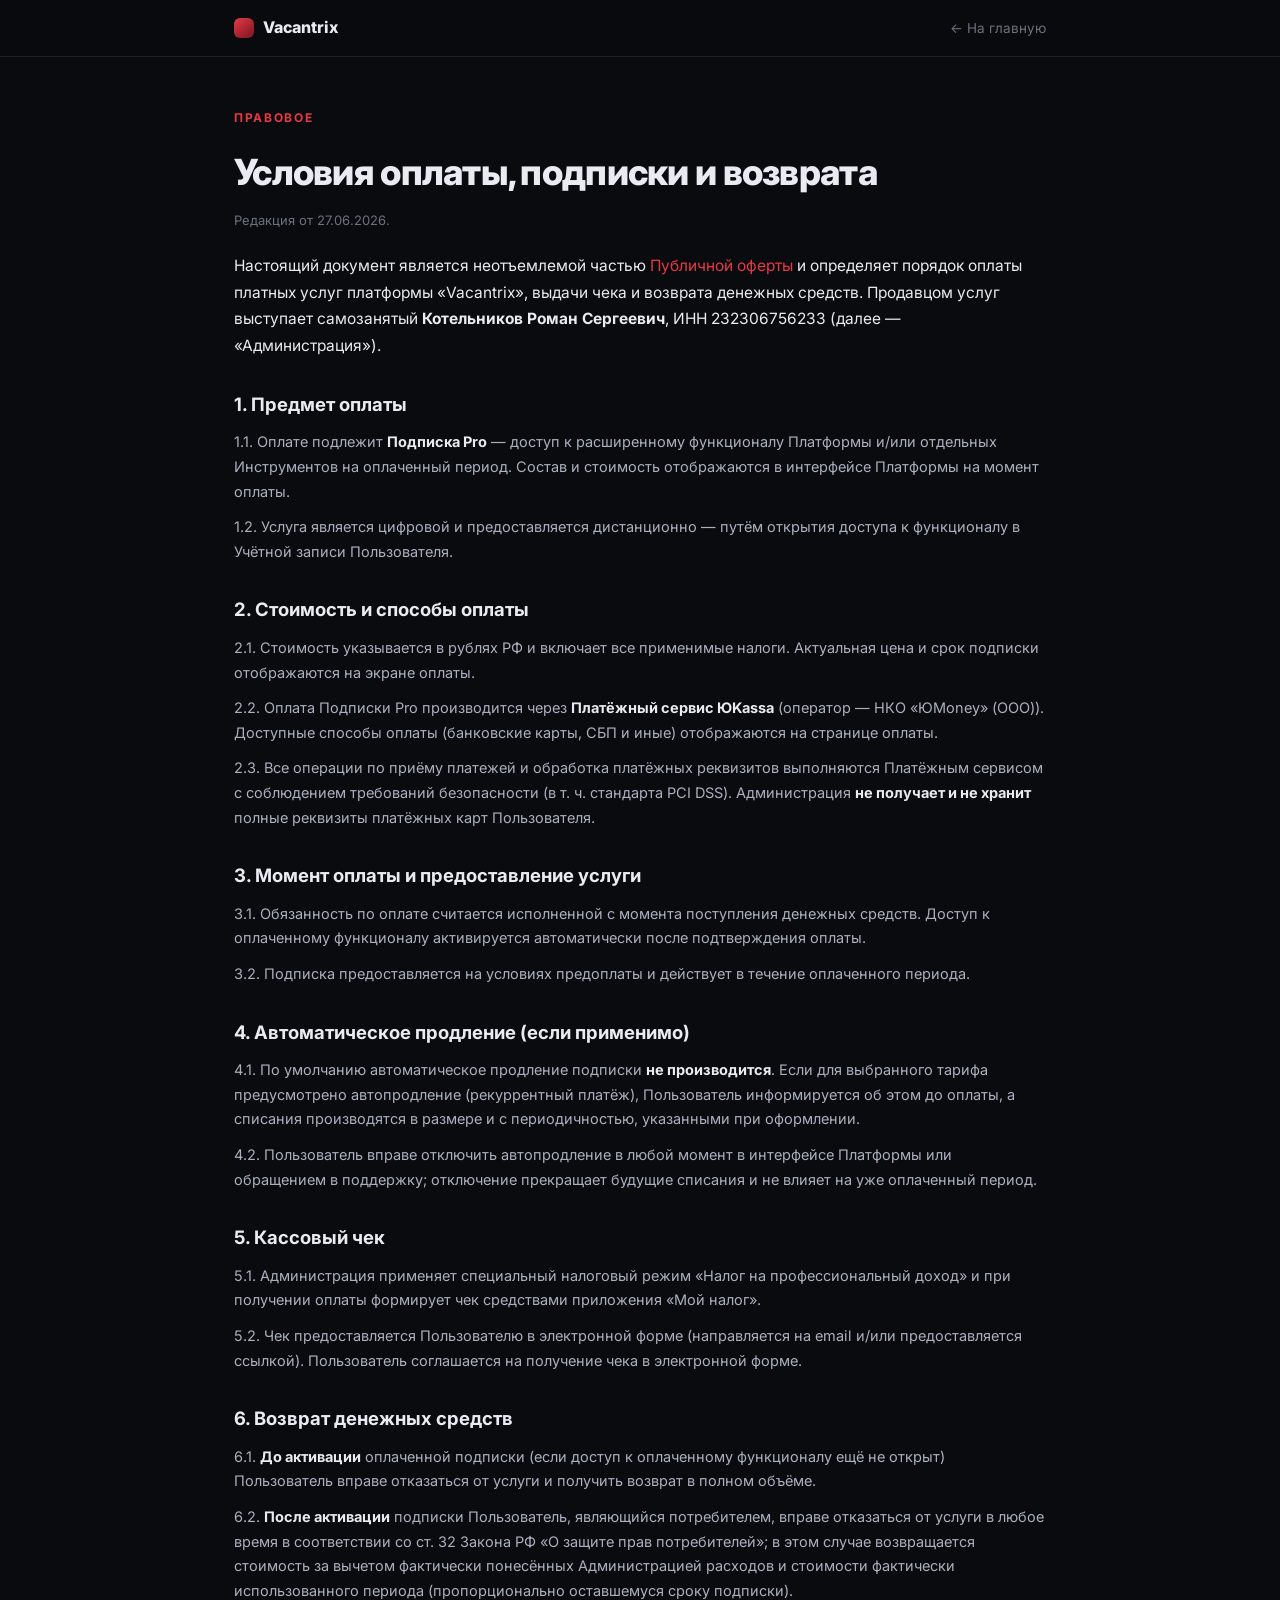
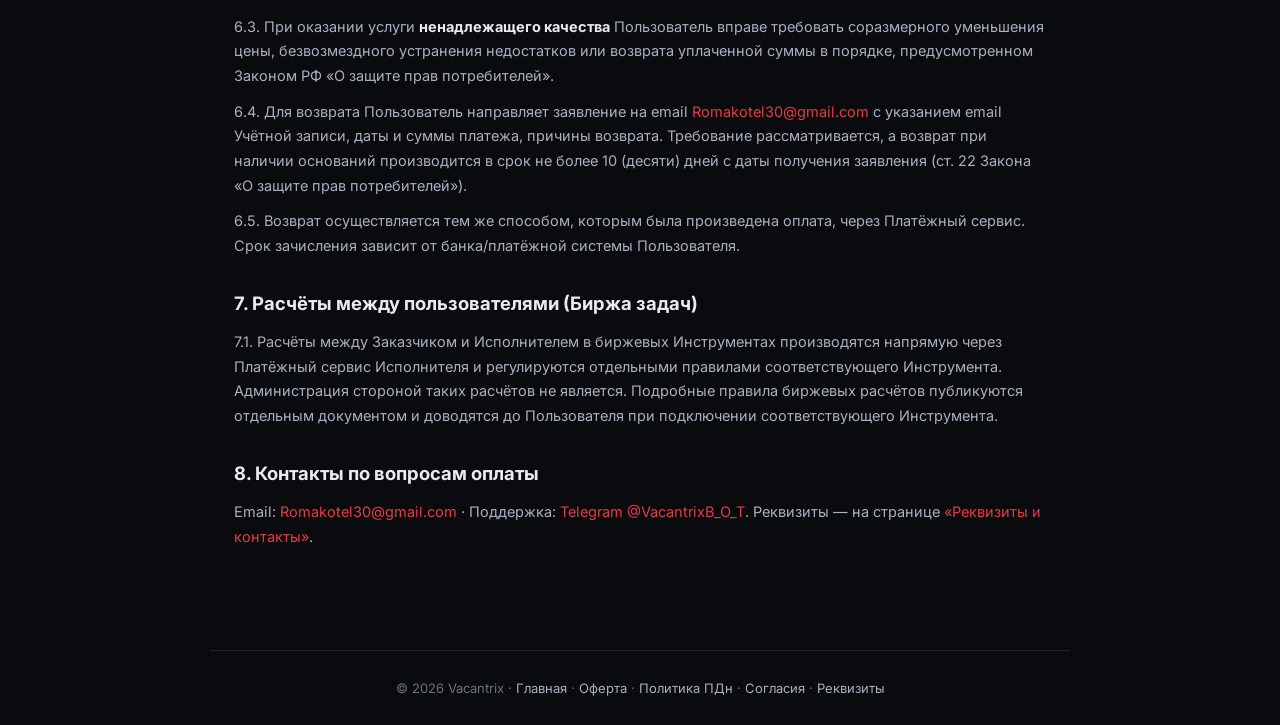
<file: payment.html>
<!DOCTYPE html>
<html lang="ru">
<head>
<meta charset="UTF-8">
<meta name="viewport" content="width=device-width, initial-scale=1.0">
<title>Условия оплаты, подписки и возврата — Vacantrix</title>
<meta name="description" content="Условия оплаты подписки Vacantrix, способы оплаты, чек самозанятого, порядок возврата денежных средств.">
<link rel="preconnect" href="https://fonts.googleapis.com"><link rel="preconnect" href="https://fonts.gstatic.com" crossorigin>
<link href="https://fonts.googleapis.com/css2?family=Inter:wght@400;500;600;700;800&display=swap" rel="stylesheet">
<style>
:root{--bg:#0a0b0e;--card:#15161c;--line:rgba(255,255,255,.09);--ac:#e63946;--tx:#e9ebf2;--tx2:#aab0c0;--tx3:#6b7180}
*{box-sizing:border-box;margin:0;padding:0}
body{background:var(--bg);color:var(--tx2);font-family:'Inter',-apple-system,'Segoe UI',Roboto,sans-serif;line-height:1.7;-webkit-font-smoothing:antialiased}
a{color:var(--ac);text-decoration:none}a:hover{text-decoration:underline}
.topbar{position:sticky;top:0;z-index:10;background:rgba(10,11,14,.85);backdrop-filter:blur(14px);border-bottom:1px solid var(--line)}
.bar{max-width:860px;margin:0 auto;padding:0 24px;height:56px;display:flex;align-items:center;gap:12px}
.brand{display:flex;align-items:center;gap:9px;font-weight:800;font-size:16px;color:var(--tx)}
.brand .d{width:20px;height:20px;border-radius:6px;background:linear-gradient(140deg,var(--ac),#7a1620)}
.bar .back{margin-left:auto;color:var(--tx3);font-size:13.5px}.bar .back:hover{color:var(--tx);text-decoration:none}
.doc{max-width:860px;margin:0 auto;padding:46px 24px 90px}
.doc .eyebrow{font-size:12px;font-weight:700;letter-spacing:.14em;text-transform:uppercase;color:var(--ac)}
.doc h1{font-size:clamp(26px,4vw,36px);font-weight:800;letter-spacing:-.02em;color:var(--tx);margin:12px 0 6px}
.doc .upd{color:var(--tx3);font-size:13px;margin-bottom:22px}
.doc .lead{color:var(--tx);font-size:15.5px;margin-bottom:8px}
.doc h2{font-size:18.5px;font-weight:700;color:var(--tx);margin:30px 0 10px}
.doc p{font-size:14.5px;margin-bottom:11px}
.doc ul,.doc ol{margin:0 0 12px 22px;font-size:14.5px}
.doc li{margin-bottom:6px}
.doc b{color:var(--tx)}
.doc hr{border:none;border-top:1px solid var(--line);margin:30px 0}
.doc .ph{color:#ffd27a;font-style:italic}
.doc .note{border:1px solid var(--line);border-left:3px solid var(--ac);background:var(--card);border-radius:10px;padding:13px 16px;font-size:13.5px;color:var(--tx2);margin:16px 0}
footer{border-top:1px solid var(--line);text-align:center;padding:26px;color:var(--tx3);font-size:13px;max-width:860px;margin:0 auto}
footer a{color:var(--tx2)}
</style>
</head>
<body>
<header class="topbar"><div class="bar">
  <a class="brand" href="index.html"><span class="d"></span>Vacantrix</a>
  <a class="back" href="index.html">← На главную</a>
</div></header>

<article class="doc">
  <span class="eyebrow">Правовое</span>
  <h1>Условия оплаты, подписки и возврата</h1>
  <div class="upd">Редакция от 27.06.2026.</div>

  <p class="lead">Настоящий документ является неотъемлемой частью <a href="offer.html">Публичной оферты</a>
  и определяет порядок оплаты платных услуг платформы «Vacantrix», выдачи чека и возврата денежных
  средств. Продавцом услуг выступает самозанятый <b>Котельников Роман Сергеевич</b>, ИНН 232306756233
  (далее — «Администрация»).</p>

  <h2>1. Предмет оплаты</h2>
  <p>1.1. Оплате подлежит <b>Подписка Pro</b> — доступ к расширенному функционалу Платформы и/или
  отдельных Инструментов на оплаченный период. Состав и стоимость отображаются в интерфейсе Платформы на
  момент оплаты.</p>
  <p>1.2. Услуга является цифровой и предоставляется дистанционно — путём открытия доступа к функционалу в
  Учётной записи Пользователя.</p>

  <h2>2. Стоимость и способы оплаты</h2>
  <p>2.1. Стоимость указывается в рублях РФ и включает все применимые налоги. Актуальная цена и срок
  подписки отображаются на экране оплаты.</p>
  <p>2.2. Оплата Подписки Pro производится через <b>Платёжный сервис ЮKassa</b> (оператор —
  НКО «ЮMoney» (ООО)). Доступные способы оплаты (банковские карты, СБП и иные) отображаются на странице
  оплаты.</p>
  <p>2.3. Все операции по приёму платежей и обработка платёжных реквизитов выполняются Платёжным сервисом
  с соблюдением требований безопасности (в т. ч. стандарта PCI DSS). Администрация <b>не получает и не
  хранит</b> полные реквизиты платёжных карт Пользователя.</p>

  <h2>3. Момент оплаты и предоставление услуги</h2>
  <p>3.1. Обязанность по оплате считается исполненной с момента поступления денежных средств. Доступ к
  оплаченному функционалу активируется автоматически после подтверждения оплаты.</p>
  <p>3.2. Подписка предоставляется на условиях предоплаты и действует в течение оплаченного периода.</p>

  <h2>4. Автоматическое продление (если применимо)</h2>
  <p>4.1. По умолчанию автоматическое продление подписки <b>не производится</b>. Если для выбранного
  тарифа предусмотрено автопродление (рекуррентный платёж), Пользователь информируется об этом до оплаты,
  а списания производятся в размере и с периодичностью, указанными при оформлении.</p>
  <p>4.2. Пользователь вправе отключить автопродление в любой момент в интерфейсе Платформы или обращением
  в поддержку; отключение прекращает будущие списания и не влияет на уже оплаченный период.</p>

  <h2>5. Кассовый чек</h2>
  <p>5.1. Администрация применяет специальный налоговый режим «Налог на профессиональный доход» и при
  получении оплаты формирует чек средствами приложения «Мой налог».</p>
  <p>5.2. Чек предоставляется Пользователю в электронной форме (направляется на email и/или
  предоставляется ссылкой). Пользователь соглашается на получение чека в электронной форме.</p>

  <h2>6. Возврат денежных средств</h2>
  <p>6.1. <b>До активации</b> оплаченной подписки (если доступ к оплаченному функционалу ещё не открыт)
  Пользователь вправе отказаться от услуги и получить возврат в полном объёме.</p>
  <p>6.2. <b>После активации</b> подписки Пользователь, являющийся потребителем, вправе отказаться от
  услуги в любое время в соответствии со ст. 32 Закона РФ «О защите прав потребителей»; в этом случае
  возвращается стоимость за вычетом фактически понесённых Администрацией расходов и стоимости фактически
  использованного периода (пропорционально оставшемуся сроку подписки).</p>
  <p>6.3. При оказании услуги <b>ненадлежащего качества</b> Пользователь вправе требовать соразмерного
  уменьшения цены, безвозмездного устранения недостатков или возврата уплаченной суммы в порядке,
  предусмотренном Законом РФ «О защите прав потребителей».</p>
  <p>6.4. Для возврата Пользователь направляет заявление на email
  <a href="mailto:Romakotel30@gmail.com">Romakotel30@gmail.com</a> с указанием email Учётной записи, даты
  и суммы платежа, причины возврата. Требование рассматривается, а возврат при наличии оснований
  производится в срок не более 10 (десяти) дней с даты получения заявления (ст. 22 Закона «О защите прав
  потребителей»).</p>
  <p>6.5. Возврат осуществляется тем же способом, которым была произведена оплата, через Платёжный сервис.
  Срок зачисления зависит от банка/платёжной системы Пользователя.</p>

  <h2>7. Расчёты между пользователями (Биржа задач)</h2>
  <p>7.1. Расчёты между Заказчиком и Исполнителем в биржевых Инструментах производятся напрямую через
  Платёжный сервис Исполнителя и регулируются отдельными правилами соответствующего Инструмента.
  Администрация стороной таких расчётов не является. Подробные правила биржевых расчётов публикуются
  отдельным документом и доводятся до Пользователя при подключении соответствующего Инструмента.</p>

  <h2>8. Контакты по вопросам оплаты</h2>
  <p>Email: <a href="mailto:Romakotel30@gmail.com">Romakotel30@gmail.com</a> ·
  Поддержка: <a href="https://t.me/VacantrixB_O_T" target="_blank" rel="noopener">Telegram @VacantrixB_O_T</a>.
  Реквизиты — на странице <a href="requisites.html">«Реквизиты и контакты»</a>.</p>
</article>

<footer>
  © 2026 Vacantrix · <a href="index.html">Главная</a> · <a href="offer.html">Оферта</a> ·
  <a href="privacy.html">Политика ПДн</a> · <a href="consent.html">Согласия</a> ·
  <a href="requisites.html">Реквизиты</a>
</footer>
</body>
</html>
</file>
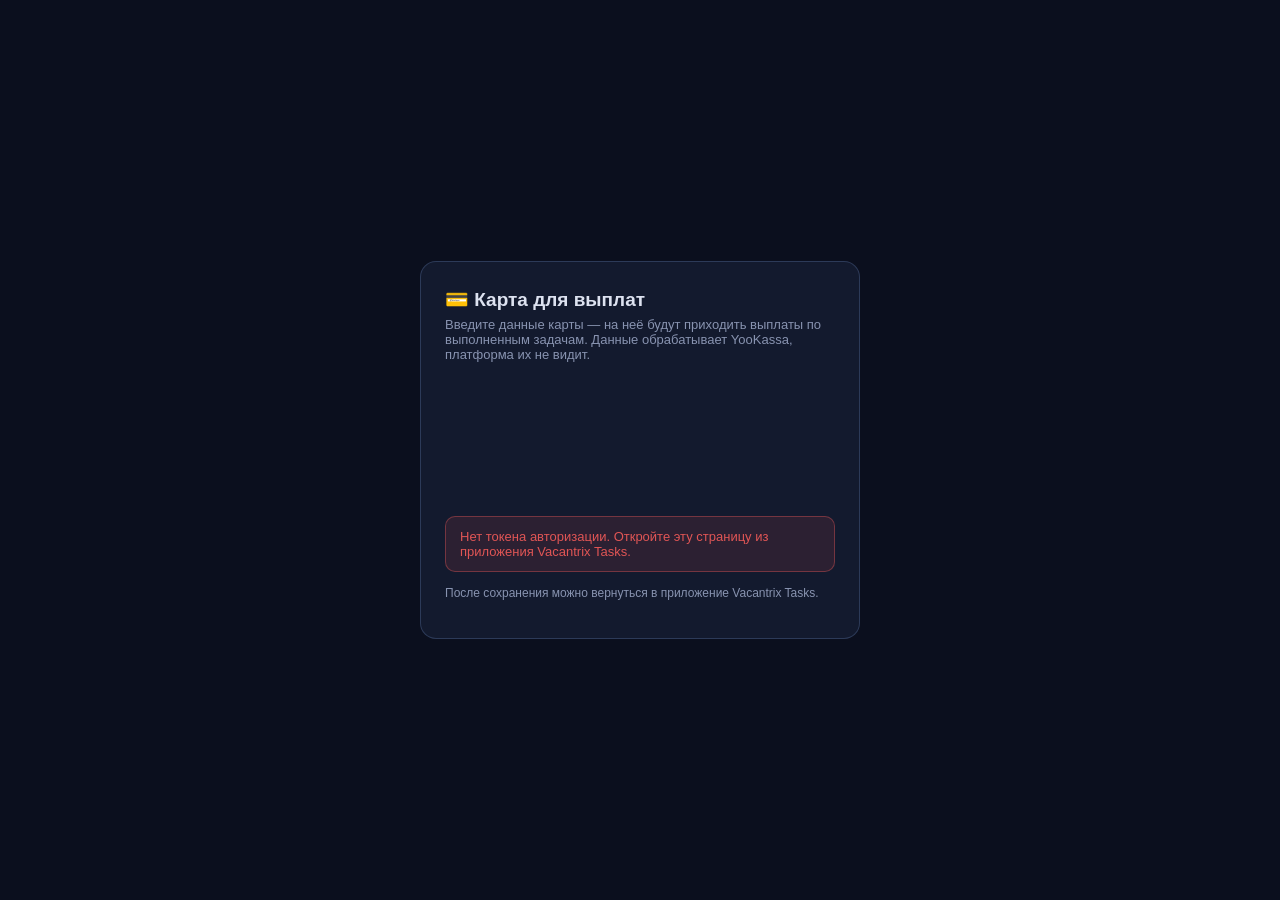
<file: payout-card.html>
<!DOCTYPE html>
<html lang="ru">
<head>
  <meta charset="UTF-8" />
  <meta name="viewport" content="width=device-width, initial-scale=1.0" />
  <title>Привязка карты для выплат — Vacantrix</title>
  <!-- Виджет данных для выплат YooKassa (токенизация карты в payout_token) -->
  <script src="https://static.yoomoney.ru/payouts-data-widget/index.js"></script>
  <style>
    :root { --accent:#1a6fbd; --bg:#0b0f1e; --card:#131a2e; --txt:#dde2f0; --mut:#8893b0; }
    * { box-sizing:border-box; }
    body { margin:0; background:var(--bg); color:var(--txt);
      font-family:-apple-system,Segoe UI,Roboto,Arial,sans-serif;
      min-height:100vh; display:flex; align-items:center; justify-content:center; padding:20px; }
    .wrap { width:100%; max-width:440px; background:var(--card);
      border:1px solid rgba(120,150,210,.25); border-radius:16px; padding:26px 24px; }
    h1 { font-size:19px; margin:0 0 6px; }
    p.sub { color:var(--mut); font-size:13px; margin:0 0 18px; }
    #payout-form { min-height:120px; }
    .msg { margin-top:16px; font-size:13px; padding:12px 14px; border-radius:10px; display:none; }
    .msg.ok  { display:block; background:rgba(68,204,119,.12); color:#44cc77; border:1px solid rgba(68,204,119,.4); }
    .msg.err { display:block; background:rgba(224,85,85,.12); color:#e05555; border:1px solid rgba(224,85,85,.4); }
    .hint { color:var(--mut); font-size:12px; margin-top:14px; }
  </style>
</head>
<body>
  <div class="wrap">
    <h1>💳 Карта для выплат</h1>
    <p class="sub">Введите данные карты — на неё будут приходить выплаты по выполненным
      задачам. Данные обрабатывает YooKassa, платформа их не видит.</p>
    <div id="payout-form"></div>
    <div id="msg" class="msg"></div>
    <p class="hint">После сохранения можно вернуться в приложение Vacantrix Tasks.</p>
  </div>

  <script>
    // ── Конфигурация ────────────────────────────────────────────────────────
    const SUPABASE_URL  = 'https://fgcffgfyehequucnxegb.supabase.co';
    const SUPABASE_ANON = 'eyJhbGciOiJIUzI1NiIsInR5cCI6IkpXVCJ9.eyJpc3MiOiJzdXBhYmFzZSIsInJlZiI6ImZnY2ZmZ2Z5ZWhlcXV1Y254ZWdiIiwicm9sZSI6ImFub24iLCJpYXQiOjE3Nzg0ODYyMzAsImV4cCI6MjA5NDA2MjIzMH0.GrhRo_rrmpct1-gCPjznsbj4OE2Y3aWu8Q8n5rmo8Ec';
    // ⚠️ Идентификатор шлюза выплат из ЛК YooKassa («Выплаты»). Заполнить перед боем.
    const PAYOUT_ACCOUNT_ID = 'YOUR_PAYOUT_ACCOUNT_ID';

    const msg = document.getElementById('msg');
    function show(kind, text) { msg.className = 'msg ' + kind; msg.textContent = text; }

    // Токен пользователя приходит из десктоп-приложения во фрагменте URL (#token=...).
    function getToken() {
      const h = new URLSearchParams((location.hash || '').replace(/^#/, ''));
      return h.get('token');
    }
    const accessToken = getToken();
    if (!accessToken) {
      show('err', 'Нет токена авторизации. Откройте эту страницу из приложения Vacantrix Tasks.');
    }

    async function saveCard(payoutToken, last4) {
      try {
        const r = await fetch(`${SUPABASE_URL}/functions/v1/tasks-payout-token-save`, {
          method: 'POST',
          headers: {
            'Content-Type': 'application/json',
            'apikey': SUPABASE_ANON,
            'Authorization': 'Bearer ' + accessToken,
          },
          body: JSON.stringify({ payout_token: payoutToken, last4: last4 || null }),
        });
        const data = await r.json().catch(() => ({}));
        if (!r.ok) throw new Error(data.error || ('HTTP ' + r.status));
        const paid = data.paid ? ` Запущены ожидавшие выплаты: ${data.paid}.` : '';
        show('ok', '✓ Карта сохранена.' + paid + ' Можно вернуться в приложение.');
      } catch (e) {
        show('err', 'Не удалось сохранить карту: ' + e.message);
      }
    }

    // ── Инициализация виджета выплат ────────────────────────────────────────
    if (accessToken && window.PayoutsData) {
      const widget = new window.PayoutsData({
        type: 'payout',
        account_id: PAYOUT_ACCOUNT_ID,
        success_callback(data) {
          // data.payout_token — синоним карты; last4 — если виджет его вернул.
          const last4 = (data && (data.last4
            || (data.card && data.card.last4))) || null;
          saveCard(data.payout_token, last4);
        },
        error_callback(err) {
          show('err', 'Ошибка виджета: ' + (err && err.error ? err.error : 'попробуйте ещё раз'));
        },
      });
      widget.render('payout-form');
    } else if (accessToken) {
      show('err', 'Виджет выплат YooKassa не загрузился. Обновите страницу.');
    }
  </script>
</body>
</html>
</file>
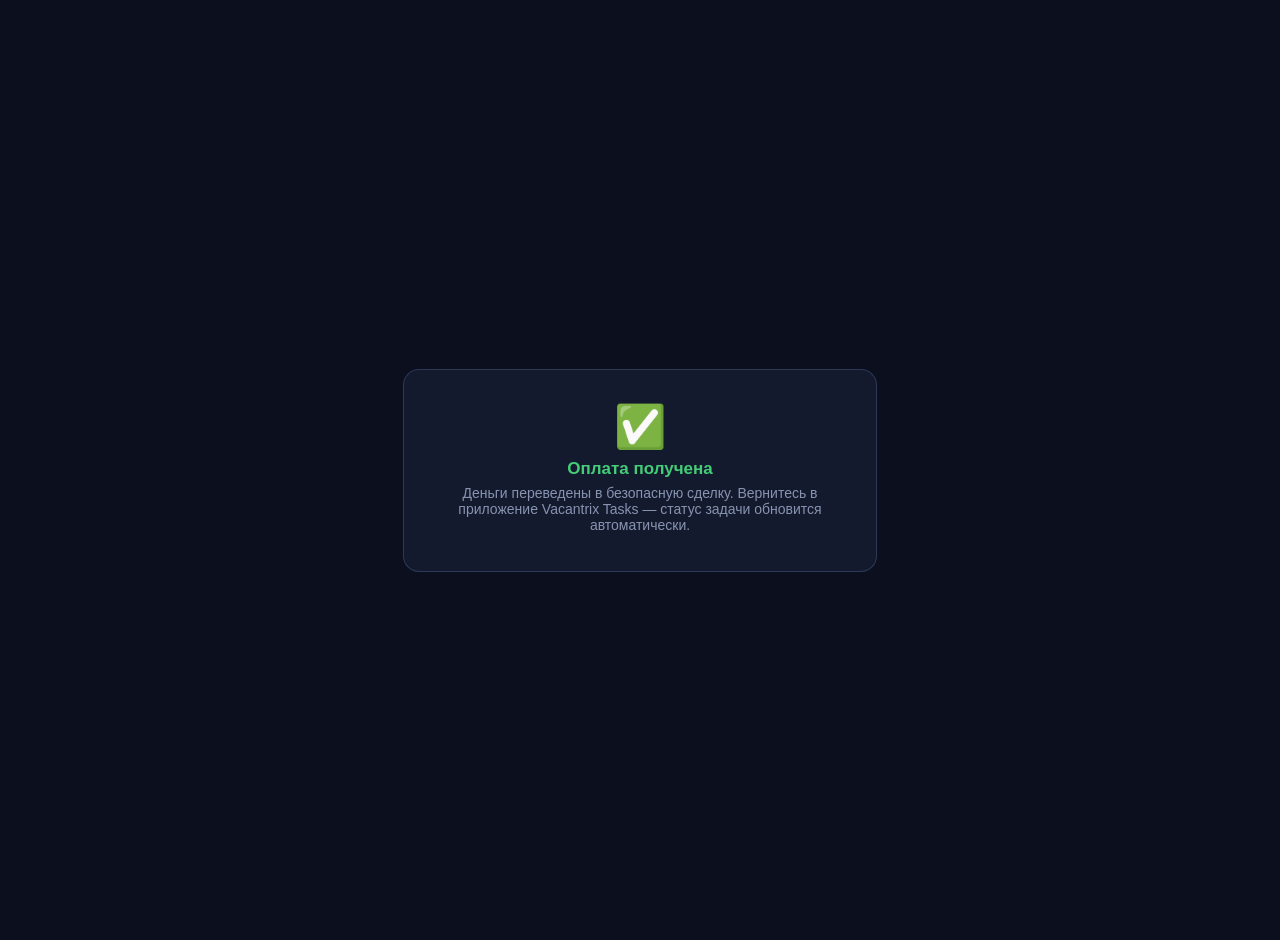
<file: payout-return.html>
<!DOCTYPE html>
<html lang="ru">
<head>
  <meta charset="UTF-8" />
  <meta name="viewport" content="width=device-width, initial-scale=1.0" />
  <title>Оплата принята — Vacantrix</title>
  <style>
    body { margin:0; background:#0b0f1e; color:#dde2f0;
      font-family:-apple-system,Segoe UI,Roboto,Arial,sans-serif;
      min-height:100vh; display:flex; align-items:center; justify-content:center; padding:20px; }
    .card { max-width:420px; text-align:center; background:#131a2e;
      border:1px solid rgba(120,150,210,.25); border-radius:16px; padding:32px 26px; }
    h1 { font-size:42px; margin:0 0 8px; }
    p { color:#8893b0; font-size:14px; margin:6px 0; }
  </style>
</head>
<body>
  <div class="card">
    <h1>✅</h1>
    <p style="color:#44cc77; font-size:17px; font-weight:700;">Оплата получена</p>
    <p>Деньги переведены в безопасную сделку. Вернитесь в приложение Vacantrix Tasks —
       статус задачи обновится автоматически.</p>
  </div>
</body>
</html>
</file>
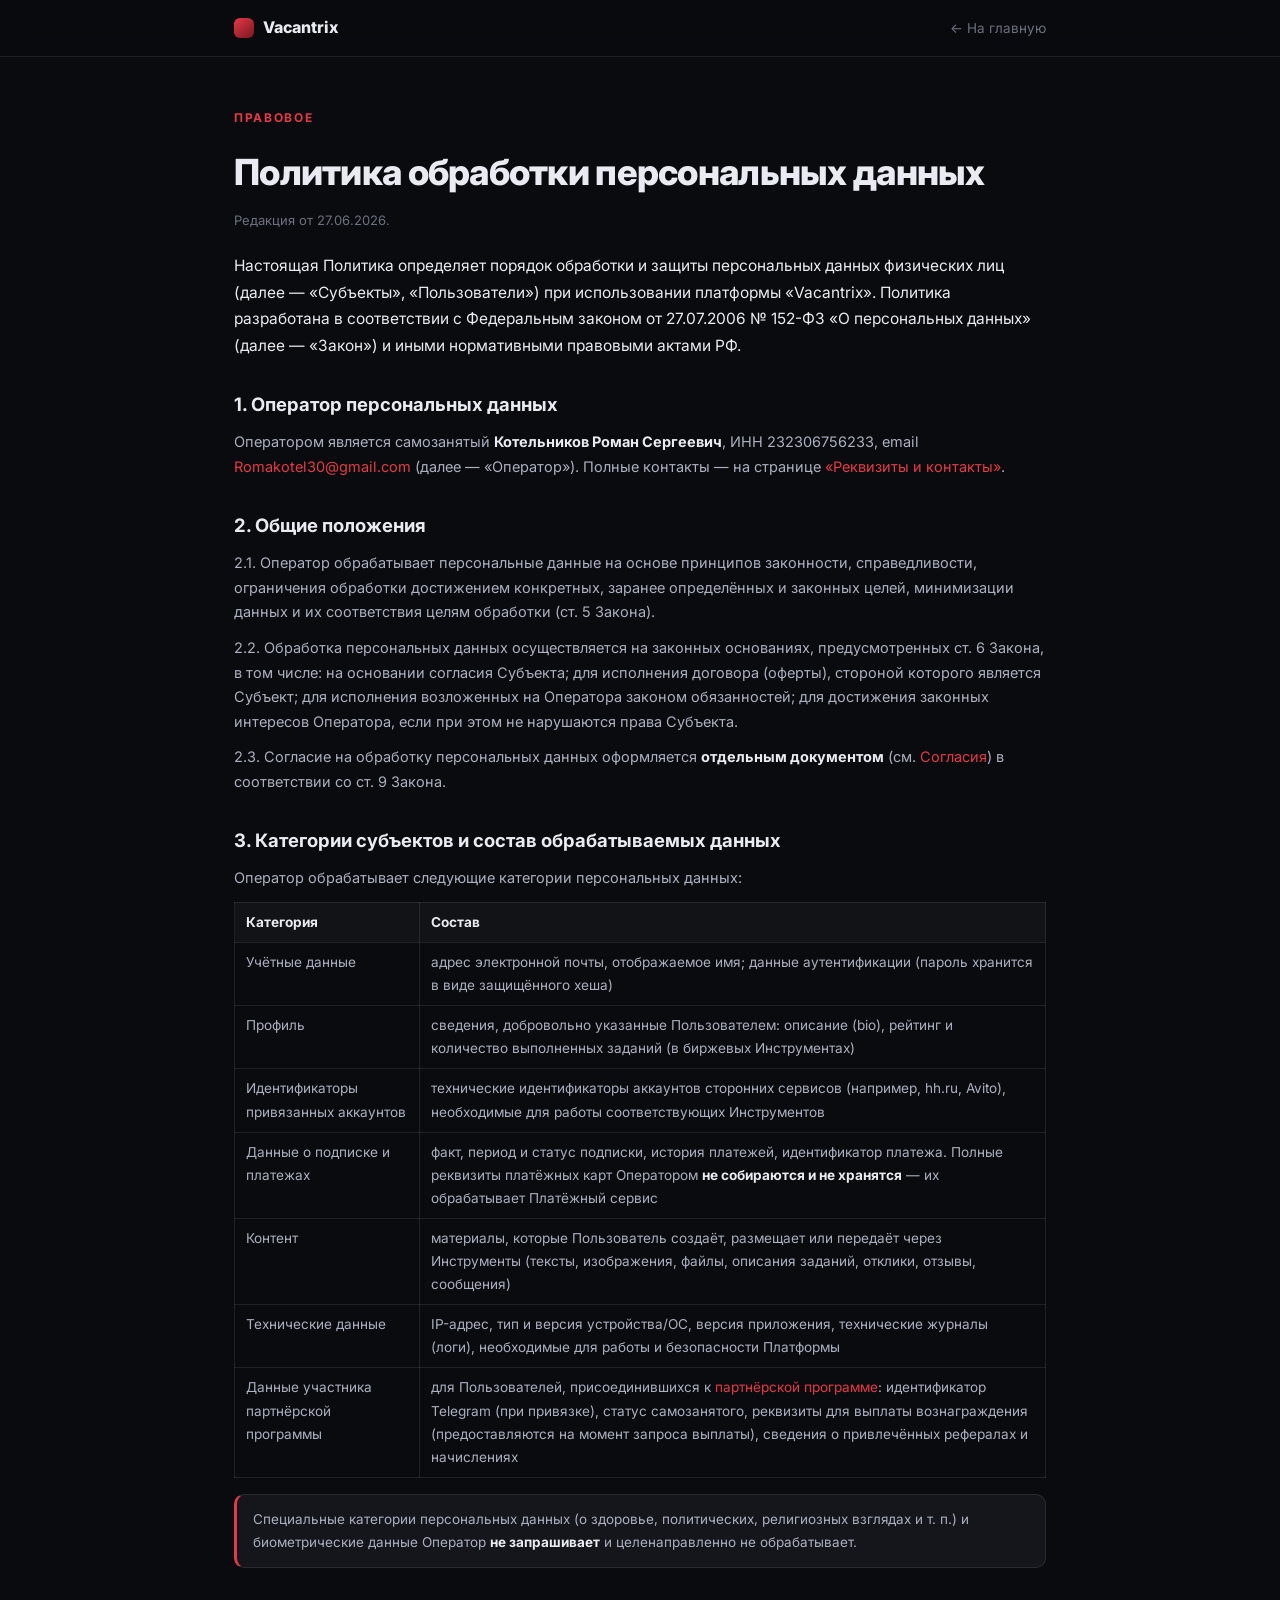
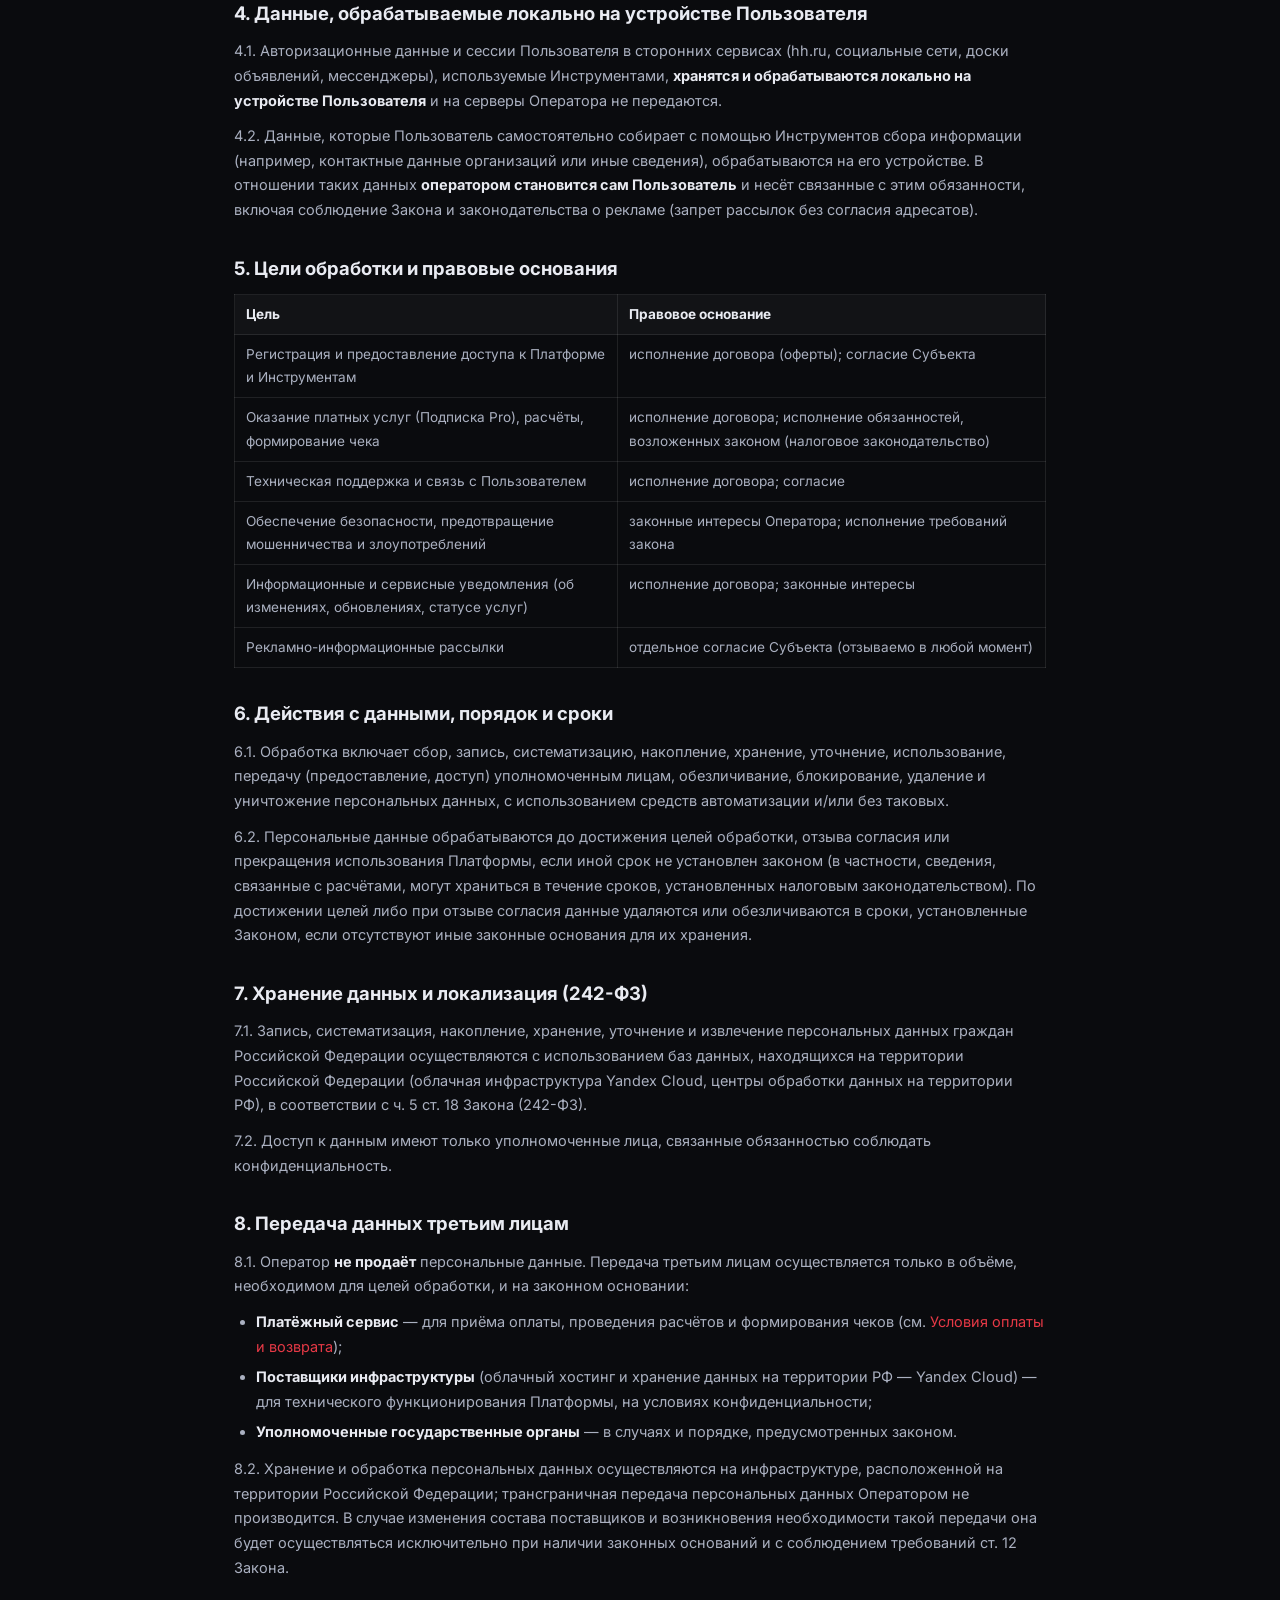
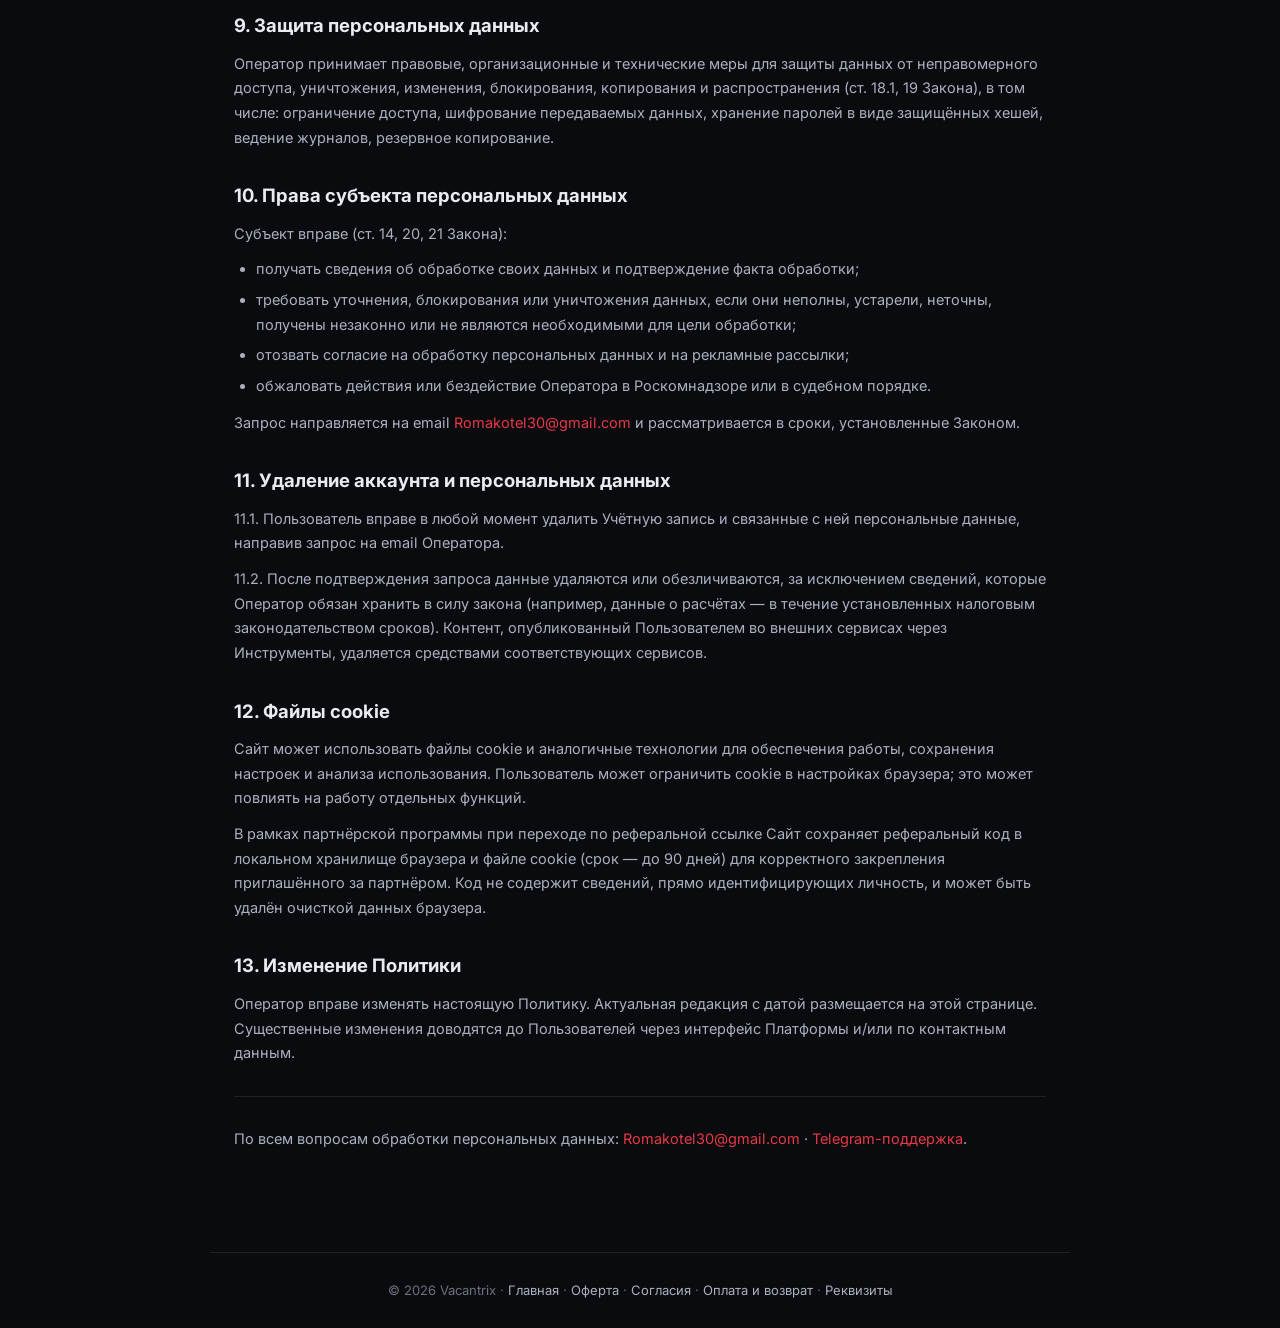
<file: privacy.html>
<!DOCTYPE html>
<html lang="ru">
<head>
<meta charset="UTF-8">
<meta name="viewport" content="width=device-width, initial-scale=1.0">
<title>Политика обработки персональных данных — Vacantrix</title>
<meta name="description" content="Политика обработки персональных данных Vacantrix в соответствии с 152-ФЗ. Состав данных, цели, права субъекта, хранение.">
<link rel="preconnect" href="https://fonts.googleapis.com"><link rel="preconnect" href="https://fonts.gstatic.com" crossorigin>
<link href="https://fonts.googleapis.com/css2?family=Inter:wght@400;500;600;700;800&display=swap" rel="stylesheet">
<style>
:root{--bg:#0a0b0e;--card:#15161c;--line:rgba(255,255,255,.09);--ac:#e63946;--tx:#e9ebf2;--tx2:#aab0c0;--tx3:#6b7180}
*{box-sizing:border-box;margin:0;padding:0}
body{background:var(--bg);color:var(--tx2);font-family:'Inter',-apple-system,'Segoe UI',Roboto,sans-serif;line-height:1.7;-webkit-font-smoothing:antialiased}
a{color:var(--ac);text-decoration:none}a:hover{text-decoration:underline}
.topbar{position:sticky;top:0;z-index:10;background:rgba(10,11,14,.85);backdrop-filter:blur(14px);border-bottom:1px solid var(--line)}
.bar{max-width:860px;margin:0 auto;padding:0 24px;height:56px;display:flex;align-items:center;gap:12px}
.brand{display:flex;align-items:center;gap:9px;font-weight:800;font-size:16px;color:var(--tx)}
.brand .d{width:20px;height:20px;border-radius:6px;background:linear-gradient(140deg,var(--ac),#7a1620)}
.bar .back{margin-left:auto;color:var(--tx3);font-size:13.5px}.bar .back:hover{color:var(--tx);text-decoration:none}
.doc{max-width:860px;margin:0 auto;padding:46px 24px 90px}
.doc .eyebrow{font-size:12px;font-weight:700;letter-spacing:.14em;text-transform:uppercase;color:var(--ac)}
.doc h1{font-size:clamp(26px,4vw,36px);font-weight:800;letter-spacing:-.02em;color:var(--tx);margin:12px 0 6px}
.doc .upd{color:var(--tx3);font-size:13px;margin-bottom:22px}
.doc .lead{color:var(--tx);font-size:15.5px;margin-bottom:8px}
.doc h2{font-size:18.5px;font-weight:700;color:var(--tx);margin:30px 0 10px}
.doc h3{font-size:15.5px;font-weight:600;color:var(--tx);margin:18px 0 6px}
.doc p{font-size:14.5px;margin-bottom:11px}
.doc ul,.doc ol{margin:0 0 12px 22px;font-size:14.5px}
.doc li{margin-bottom:6px}
.doc b{color:var(--tx)}
.doc hr{border:none;border-top:1px solid var(--line);margin:30px 0}
.doc .ph{color:#ffd27a;font-style:italic}
.doc .note{border:1px solid var(--line);border-left:3px solid var(--ac);background:var(--card);border-radius:10px;padding:13px 16px;font-size:13.5px;color:var(--tx2);margin:16px 0}
.doc table{width:100%;border-collapse:collapse;margin:8px 0 16px;font-size:13.6px}
.doc th,.doc td{border:1px solid var(--line);padding:8px 11px;text-align:left;vertical-align:top}
.doc th{color:var(--tx);background:rgba(255,255,255,.03)}
footer{border-top:1px solid var(--line);text-align:center;padding:26px;color:var(--tx3);font-size:13px;max-width:860px;margin:0 auto}
footer a{color:var(--tx2)}
</style>
</head>
<body>
<header class="topbar"><div class="bar">
  <a class="brand" href="index.html"><span class="d"></span>Vacantrix</a>
  <a class="back" href="index.html">← На главную</a>
</div></header>

<article class="doc">
  <span class="eyebrow">Правовое</span>
  <h1>Политика обработки персональных данных</h1>
  <div class="upd">Редакция от 27.06.2026.</div>

  <p class="lead">Настоящая Политика определяет порядок обработки и защиты персональных данных физических
  лиц (далее — «Субъекты», «Пользователи») при использовании платформы «Vacantrix». Политика разработана
  в соответствии с Федеральным законом от 27.07.2006 № 152-ФЗ «О персональных данных» (далее — «Закон»)
  и иными нормативными правовыми актами РФ.</p>

  <h2>1. Оператор персональных данных</h2>
  <p>Оператором является самозанятый <b>Котельников Роман Сергеевич</b>, ИНН 232306756233, email
  <a href="mailto:Romakotel30@gmail.com">Romakotel30@gmail.com</a> (далее — «Оператор»). Полные контакты —
  на странице <a href="requisites.html">«Реквизиты и контакты»</a>.</p>

  <h2>2. Общие положения</h2>
  <p>2.1. Оператор обрабатывает персональные данные на основе принципов законности, справедливости,
  ограничения обработки достижением конкретных, заранее определённых и законных целей, минимизации данных
  и их соответствия целям обработки (ст. 5 Закона).</p>
  <p>2.2. Обработка персональных данных осуществляется на законных основаниях, предусмотренных ст. 6
  Закона, в том числе: на основании согласия Субъекта; для исполнения договора (оферты), стороной
  которого является Субъект; для исполнения возложенных на Оператора законом обязанностей; для достижения
  законных интересов Оператора, если при этом не нарушаются права Субъекта.</p>
  <p>2.3. Согласие на обработку персональных данных оформляется <b>отдельным документом</b> (см.
  <a href="consent.html">Согласия</a>) в соответствии со ст. 9 Закона.</p>

  <h2>3. Категории субъектов и состав обрабатываемых данных</h2>
  <p>Оператор обрабатывает следующие категории персональных данных:</p>
  <table>
    <tr><th>Категория</th><th>Состав</th></tr>
    <tr><td>Учётные данные</td><td>адрес электронной почты, отображаемое имя; данные аутентификации
      (пароль хранится в виде защищённого хеша)</td></tr>
    <tr><td>Профиль</td><td>сведения, добровольно указанные Пользователем: описание (bio), рейтинг и
      количество выполненных заданий (в биржевых Инструментах)</td></tr>
    <tr><td>Идентификаторы привязанных аккаунтов</td><td>технические идентификаторы аккаунтов сторонних
      сервисов (например, hh.ru, Avito), необходимые для работы соответствующих Инструментов</td></tr>
    <tr><td>Данные о подписке и платежах</td><td>факт, период и статус подписки, история платежей,
      идентификатор платежа. Полные реквизиты платёжных карт Оператором <b>не собираются и не
      хранятся</b> — их обрабатывает Платёжный сервис</td></tr>
    <tr><td>Контент</td><td>материалы, которые Пользователь создаёт, размещает или передаёт через
      Инструменты (тексты, изображения, файлы, описания заданий, отклики, отзывы, сообщения)</td></tr>
    <tr><td>Технические данные</td><td>IP-адрес, тип и версия устройства/ОС, версия приложения,
      технические журналы (логи), необходимые для работы и безопасности Платформы</td></tr>
    <tr><td>Данные участника партнёрской программы</td><td>для Пользователей, присоединившихся к
      <a href="partner-offer.html">партнёрской программе</a>: идентификатор Telegram (при привязке),
      статус самозанятого, реквизиты для выплаты вознаграждения (предоставляются на момент запроса
      выплаты), сведения о привлечённых рефералах и начислениях</td></tr>
  </table>
  <div class="note">Специальные категории персональных данных (о здоровье, политических, религиозных
  взглядах и т. п.) и биометрические данные Оператор <b>не запрашивает</b> и целенаправленно не
  обрабатывает.</div>

  <h2>4. Данные, обрабатываемые локально на устройстве Пользователя</h2>
  <p>4.1. Авторизационные данные и сессии Пользователя в сторонних сервисах (hh.ru, социальные сети,
  доски объявлений, мессенджеры), используемые Инструментами, <b>хранятся и обрабатываются локально на
  устройстве Пользователя</b> и на серверы Оператора не передаются.</p>
  <p>4.2. Данные, которые Пользователь самостоятельно собирает с помощью Инструментов сбора информации
  (например, контактные данные организаций или иные сведения), обрабатываются на его устройстве. В
  отношении таких данных <b>оператором становится сам Пользователь</b> и несёт связанные с этим
  обязанности, включая соблюдение Закона и законодательства о рекламе (запрет рассылок без согласия
  адресатов).</p>

  <h2>5. Цели обработки и правовые основания</h2>
  <table>
    <tr><th>Цель</th><th>Правовое основание</th></tr>
    <tr><td>Регистрация и предоставление доступа к Платформе и Инструментам</td><td>исполнение договора
      (оферты); согласие Субъекта</td></tr>
    <tr><td>Оказание платных услуг (Подписка Pro), расчёты, формирование чека</td><td>исполнение договора;
      исполнение обязанностей, возложенных законом (налоговое законодательство)</td></tr>
    <tr><td>Техническая поддержка и связь с Пользователем</td><td>исполнение договора; согласие</td></tr>
    <tr><td>Обеспечение безопасности, предотвращение мошенничества и злоупотреблений</td><td>законные
      интересы Оператора; исполнение требований закона</td></tr>
    <tr><td>Информационные и сервисные уведомления (об изменениях, обновлениях, статусе услуг)</td>
      <td>исполнение договора; законные интересы</td></tr>
    <tr><td>Рекламно-информационные рассылки</td><td>отдельное согласие Субъекта (отзываемо в любой
      момент)</td></tr>
  </table>

  <h2>6. Действия с данными, порядок и сроки</h2>
  <p>6.1. Обработка включает сбор, запись, систематизацию, накопление, хранение, уточнение, использование,
  передачу (предоставление, доступ) уполномоченным лицам, обезличивание, блокирование, удаление и
  уничтожение персональных данных, с использованием средств автоматизации и/или без таковых.</p>
  <p>6.2. Персональные данные обрабатываются до достижения целей обработки, отзыва согласия или прекращения
  использования Платформы, если иной срок не установлен законом (в частности, сведения, связанные с
  расчётами, могут храниться в течение сроков, установленных налоговым законодательством). По достижении
  целей либо при отзыве согласия данные удаляются или обезличиваются в сроки, установленные Законом, если
  отсутствуют иные законные основания для их хранения.</p>

  <h2>7. Хранение данных и локализация (242-ФЗ)</h2>
  <p>7.1. Запись, систематизация, накопление, хранение, уточнение и извлечение персональных данных граждан
  Российской Федерации осуществляются с использованием баз данных, находящихся на территории Российской
  Федерации (облачная инфраструктура Yandex Cloud, центры обработки данных на территории РФ), в
  соответствии с ч. 5 ст. 18 Закона (242-ФЗ).</p>
  <p>7.2. Доступ к данным имеют только уполномоченные лица, связанные обязанностью соблюдать
  конфиденциальность.</p>

  <h2>8. Передача данных третьим лицам</h2>
  <p>8.1. Оператор <b>не продаёт</b> персональные данные. Передача третьим лицам осуществляется только в
  объёме, необходимом для целей обработки, и на законном основании:</p>
  <ul>
    <li><b>Платёжный сервис</b> — для приёма оплаты, проведения расчётов и формирования чеков
      (см. <a href="payment.html">Условия оплаты и возврата</a>);</li>
    <li><b>Поставщики инфраструктуры</b> (облачный хостинг и хранение данных на территории РФ — Yandex
      Cloud) — для технического функционирования Платформы, на условиях конфиденциальности;</li>
    <li><b>Уполномоченные государственные органы</b> — в случаях и порядке, предусмотренных законом.</li>
  </ul>
  <p>8.2. Хранение и обработка персональных данных осуществляются на инфраструктуре, расположенной на
  территории Российской Федерации; трансграничная передача персональных данных Оператором не
  производится. В случае изменения состава поставщиков и возникновения необходимости такой передачи она
  будет осуществляться исключительно при наличии законных оснований и с соблюдением требований ст. 12
  Закона.</p>

  <h2>9. Защита персональных данных</h2>
  <p>Оператор принимает правовые, организационные и технические меры для защиты данных от неправомерного
  доступа, уничтожения, изменения, блокирования, копирования и распространения (ст. 18.1, 19 Закона), в
  том числе: ограничение доступа, шифрование передаваемых данных, хранение паролей в виде защищённых хешей,
  ведение журналов, резервное копирование.</p>

  <h2>10. Права субъекта персональных данных</h2>
  <p>Субъект вправе (ст. 14, 20, 21 Закона):</p>
  <ul>
    <li>получать сведения об обработке своих данных и подтверждение факта обработки;</li>
    <li>требовать уточнения, блокирования или уничтожения данных, если они неполны, устарели, неточны,
      получены незаконно или не являются необходимыми для цели обработки;</li>
    <li>отозвать согласие на обработку персональных данных и на рекламные рассылки;</li>
    <li>обжаловать действия или бездействие Оператора в Роскомнадзоре или в судебном порядке.</li>
  </ul>
  <p>Запрос направляется на email <a href="mailto:Romakotel30@gmail.com">Romakotel30@gmail.com</a> и
  рассматривается в сроки, установленные Законом.</p>

  <h2 id="delete">11. Удаление аккаунта и персональных данных</h2>
  <p>11.1. Пользователь вправе в любой момент удалить Учётную запись и связанные с ней персональные данные,
  направив запрос на email Оператора.</p>
  <p>11.2. После подтверждения запроса данные удаляются или обезличиваются, за исключением сведений,
  которые Оператор обязан хранить в силу закона (например, данные о расчётах — в течение установленных
  налоговым законодательством сроков). Контент, опубликованный Пользователем во внешних сервисах через
  Инструменты, удаляется средствами соответствующих сервисов.</p>

  <h2>12. Файлы cookie</h2>
  <p>Сайт может использовать файлы cookie и аналогичные технологии для обеспечения работы, сохранения
  настроек и анализа использования. Пользователь может ограничить cookie в настройках браузера; это может
  повлиять на работу отдельных функций.</p>
  <p>В рамках партнёрской программы при переходе по реферальной ссылке Сайт сохраняет реферальный код в
  локальном хранилище браузера и файле cookie (срок — до 90 дней) для корректного закрепления приглашённого
  за партнёром. Код не содержит сведений, прямо идентифицирующих личность, и может быть удалён очисткой
  данных браузера.</p>

  <h2>13. Изменение Политики</h2>
  <p>Оператор вправе изменять настоящую Политику. Актуальная редакция с датой размещается на этой странице.
  Существенные изменения доводятся до Пользователей через интерфейс Платформы и/или по контактным данным.</p>

  <hr>
  <p>По всем вопросам обработки персональных данных: <a href="mailto:Romakotel30@gmail.com">Romakotel30@gmail.com</a> ·
  <a href="https://t.me/VacantrixB_O_T" target="_blank" rel="noopener">Telegram-поддержка</a>.</p>
</article>

<footer>
  © 2026 Vacantrix · <a href="index.html">Главная</a> · <a href="offer.html">Оферта</a> ·
  <a href="consent.html">Согласия</a> · <a href="payment.html">Оплата и возврат</a> ·
  <a href="requisites.html">Реквизиты</a>
</footer>
</body>
</html>
</file>
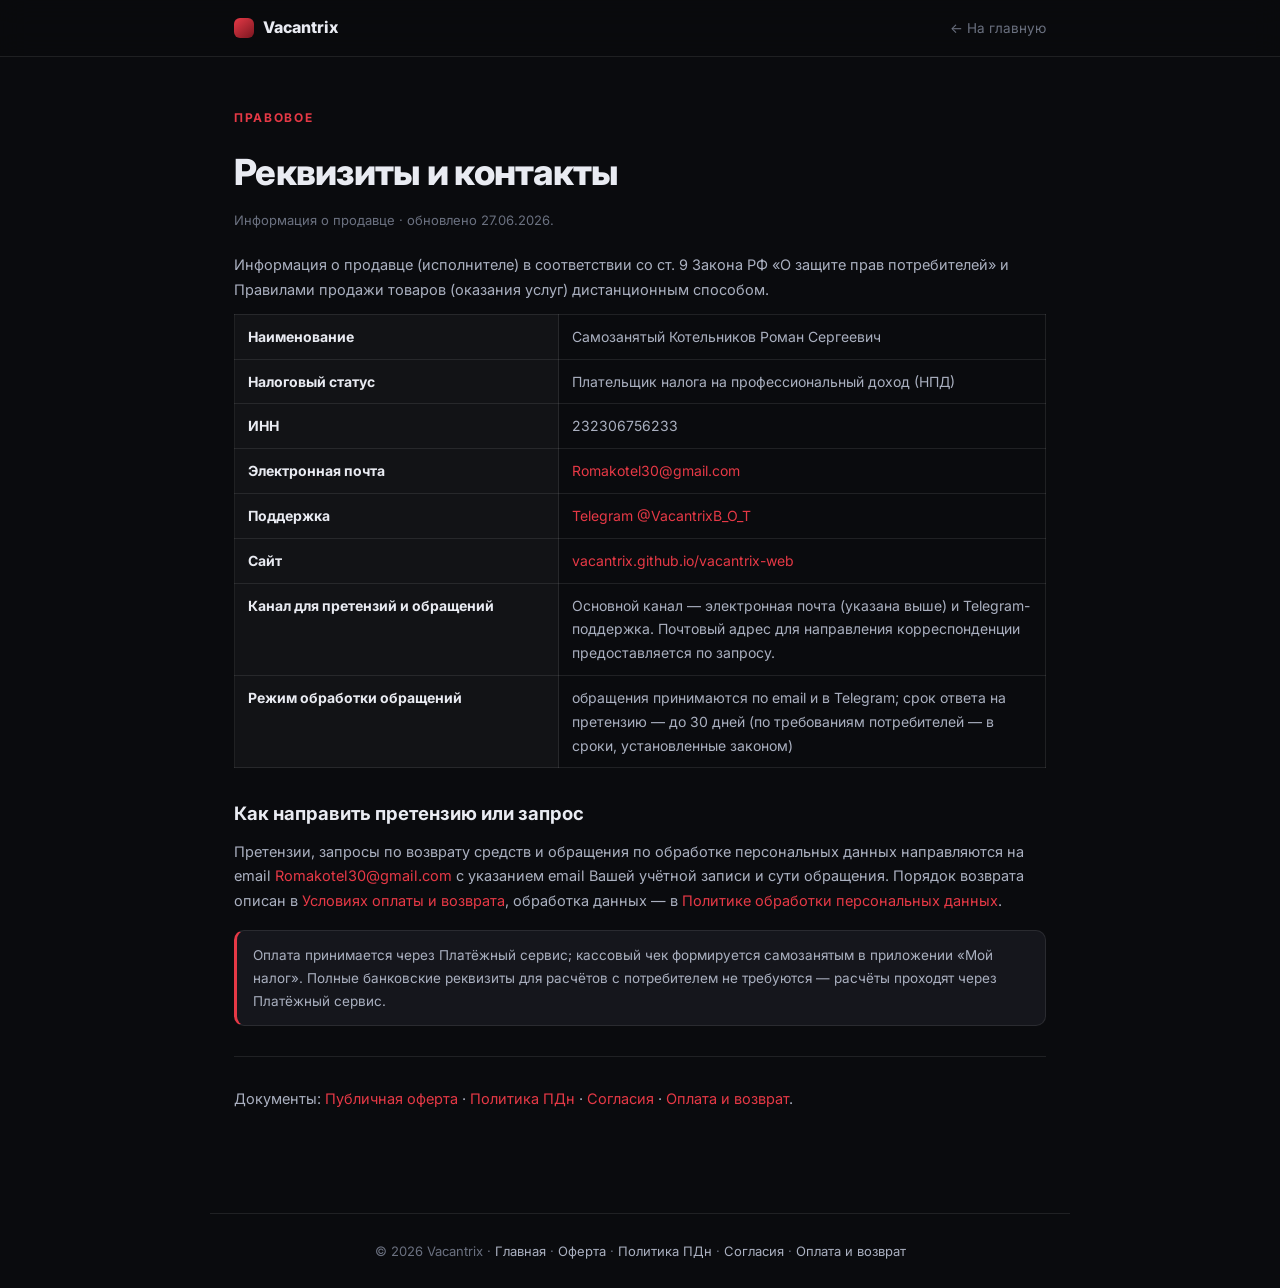
<file: requisites.html>
<!DOCTYPE html>
<html lang="ru">
<head>
<meta charset="UTF-8">
<meta name="viewport" content="width=device-width, initial-scale=1.0">
<title>Реквизиты и контакты — Vacantrix</title>
<meta name="description" content="Реквизиты продавца и контактная информация Vacantrix: самозанятый Котельников Р. С., ИНН, способы связи и подачи претензий.">
<link rel="preconnect" href="https://fonts.googleapis.com"><link rel="preconnect" href="https://fonts.gstatic.com" crossorigin>
<link href="https://fonts.googleapis.com/css2?family=Inter:wght@400;500;600;700;800&display=swap" rel="stylesheet">
<style>
:root{--bg:#0a0b0e;--card:#15161c;--line:rgba(255,255,255,.09);--ac:#e63946;--tx:#e9ebf2;--tx2:#aab0c0;--tx3:#6b7180}
*{box-sizing:border-box;margin:0;padding:0}
body{background:var(--bg);color:var(--tx2);font-family:'Inter',-apple-system,'Segoe UI',Roboto,sans-serif;line-height:1.7;-webkit-font-smoothing:antialiased}
a{color:var(--ac);text-decoration:none}a:hover{text-decoration:underline}
.topbar{position:sticky;top:0;z-index:10;background:rgba(10,11,14,.85);backdrop-filter:blur(14px);border-bottom:1px solid var(--line)}
.bar{max-width:860px;margin:0 auto;padding:0 24px;height:56px;display:flex;align-items:center;gap:12px}
.brand{display:flex;align-items:center;gap:9px;font-weight:800;font-size:16px;color:var(--tx)}
.brand .d{width:20px;height:20px;border-radius:6px;background:linear-gradient(140deg,var(--ac),#7a1620)}
.bar .back{margin-left:auto;color:var(--tx3);font-size:13.5px}.bar .back:hover{color:var(--tx);text-decoration:none}
.doc{max-width:860px;margin:0 auto;padding:46px 24px 90px}
.doc .eyebrow{font-size:12px;font-weight:700;letter-spacing:.14em;text-transform:uppercase;color:var(--ac)}
.doc h1{font-size:clamp(26px,4vw,36px);font-weight:800;letter-spacing:-.02em;color:var(--tx);margin:12px 0 6px}
.doc .upd{color:var(--tx3);font-size:13px;margin-bottom:22px}
.doc h2{font-size:18.5px;font-weight:700;color:var(--tx);margin:30px 0 10px}
.doc p{font-size:14.5px;margin-bottom:11px}
.doc b{color:var(--tx)}
.doc hr{border:none;border-top:1px solid var(--line);margin:30px 0}
.doc .ph{color:#ffd27a;font-style:italic}
.doc table{width:100%;border-collapse:collapse;margin:8px 0 16px;font-size:14px}
.doc th,.doc td{border:1px solid var(--line);padding:10px 13px;text-align:left;vertical-align:top}
.doc th{color:var(--tx);background:rgba(255,255,255,.03);width:40%;white-space:nowrap}
.doc .note{border:1px solid var(--line);border-left:3px solid var(--ac);background:var(--card);border-radius:10px;padding:13px 16px;font-size:13.5px;color:var(--tx2);margin:16px 0}
footer{border-top:1px solid var(--line);text-align:center;padding:26px;color:var(--tx3);font-size:13px;max-width:860px;margin:0 auto}
footer a{color:var(--tx2)}
</style>
</head>
<body>
<header class="topbar"><div class="bar">
  <a class="brand" href="index.html"><span class="d"></span>Vacantrix</a>
  <a class="back" href="index.html">← На главную</a>
</div></header>

<article class="doc">
  <span class="eyebrow">Правовое</span>
  <h1>Реквизиты и контакты</h1>
  <div class="upd">Информация о продавце · обновлено 27.06.2026.</div>

  <p>Информация о продавце (исполнителе) в соответствии со ст. 9 Закона РФ «О защите прав потребителей»
  и Правилами продажи товаров (оказания услуг) дистанционным способом.</p>

  <table>
    <tr><th>Наименование</th><td>Самозанятый Котельников Роман Сергеевич</td></tr>
    <tr><th>Налоговый статус</th><td>Плательщик налога на профессиональный доход (НПД)</td></tr>
    <tr><th>ИНН</th><td>232306756233</td></tr>
    <tr><th>Электронная почта</th><td><a href="mailto:Romakotel30@gmail.com">Romakotel30@gmail.com</a></td></tr>
    <tr><th>Поддержка</th><td><a href="https://t.me/VacantrixB_O_T" target="_blank" rel="noopener">Telegram @VacantrixB_O_T</a></td></tr>
    <tr><th>Сайт</th><td><a href="https://vacantrix.github.io/vacantrix-web" target="_blank" rel="noopener">vacantrix.github.io/vacantrix-web</a></td></tr>
    <tr><th>Канал для претензий и обращений</th><td>Основной канал — электронная почта (указана выше) и Telegram-поддержка. Почтовый адрес для направления корреспонденции предоставляется по запросу.</td></tr>
    <tr><th>Режим обработки обращений</th><td>обращения принимаются по email и в Telegram; срок ответа на претензию — до 30 дней (по требованиям потребителей — в сроки, установленные законом)</td></tr>
  </table>

  <h2>Как направить претензию или запрос</h2>
  <p>Претензии, запросы по возврату средств и обращения по обработке персональных данных направляются на
  email <a href="mailto:Romakotel30@gmail.com">Romakotel30@gmail.com</a> с указанием email Вашей учётной
  записи и сути обращения. Порядок возврата описан в <a href="payment.html">Условиях оплаты и возврата</a>,
  обработка данных — в <a href="privacy.html">Политике обработки персональных данных</a>.</p>

  <div class="note">Оплата принимается через Платёжный сервис; кассовый чек формируется самозанятым в
  приложении «Мой налог». Полные банковские реквизиты для расчётов с потребителем не требуются —
  расчёты проходят через Платёжный сервис.</div>

  <hr>
  <p>Документы: <a href="offer.html">Публичная оферта</a> · <a href="privacy.html">Политика ПДн</a> ·
  <a href="consent.html">Согласия</a> · <a href="payment.html">Оплата и возврат</a>.</p>
</article>

<footer>
  © 2026 Vacantrix · <a href="index.html">Главная</a> · <a href="offer.html">Оферта</a> ·
  <a href="privacy.html">Политика ПДн</a> · <a href="consent.html">Согласия</a> ·
  <a href="payment.html">Оплата и возврат</a>
</footer>
</body>
</html>
</file>
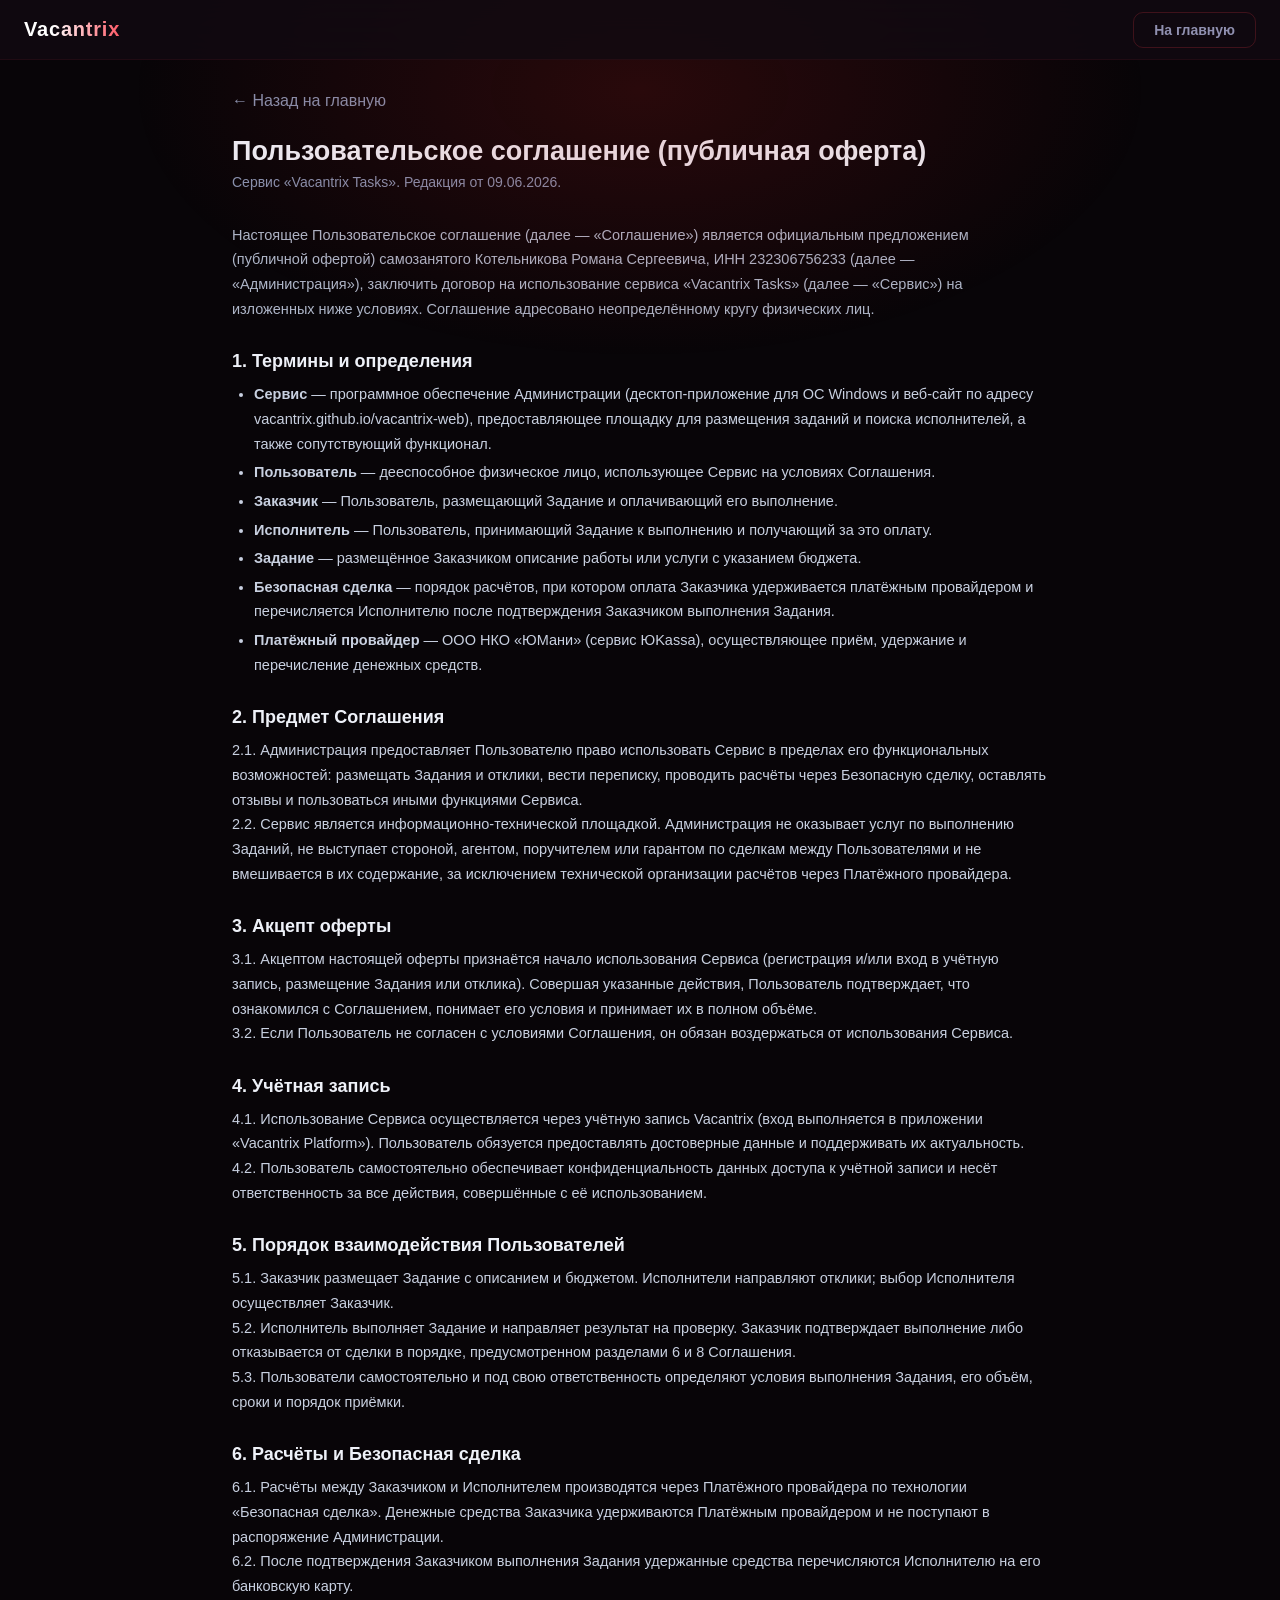
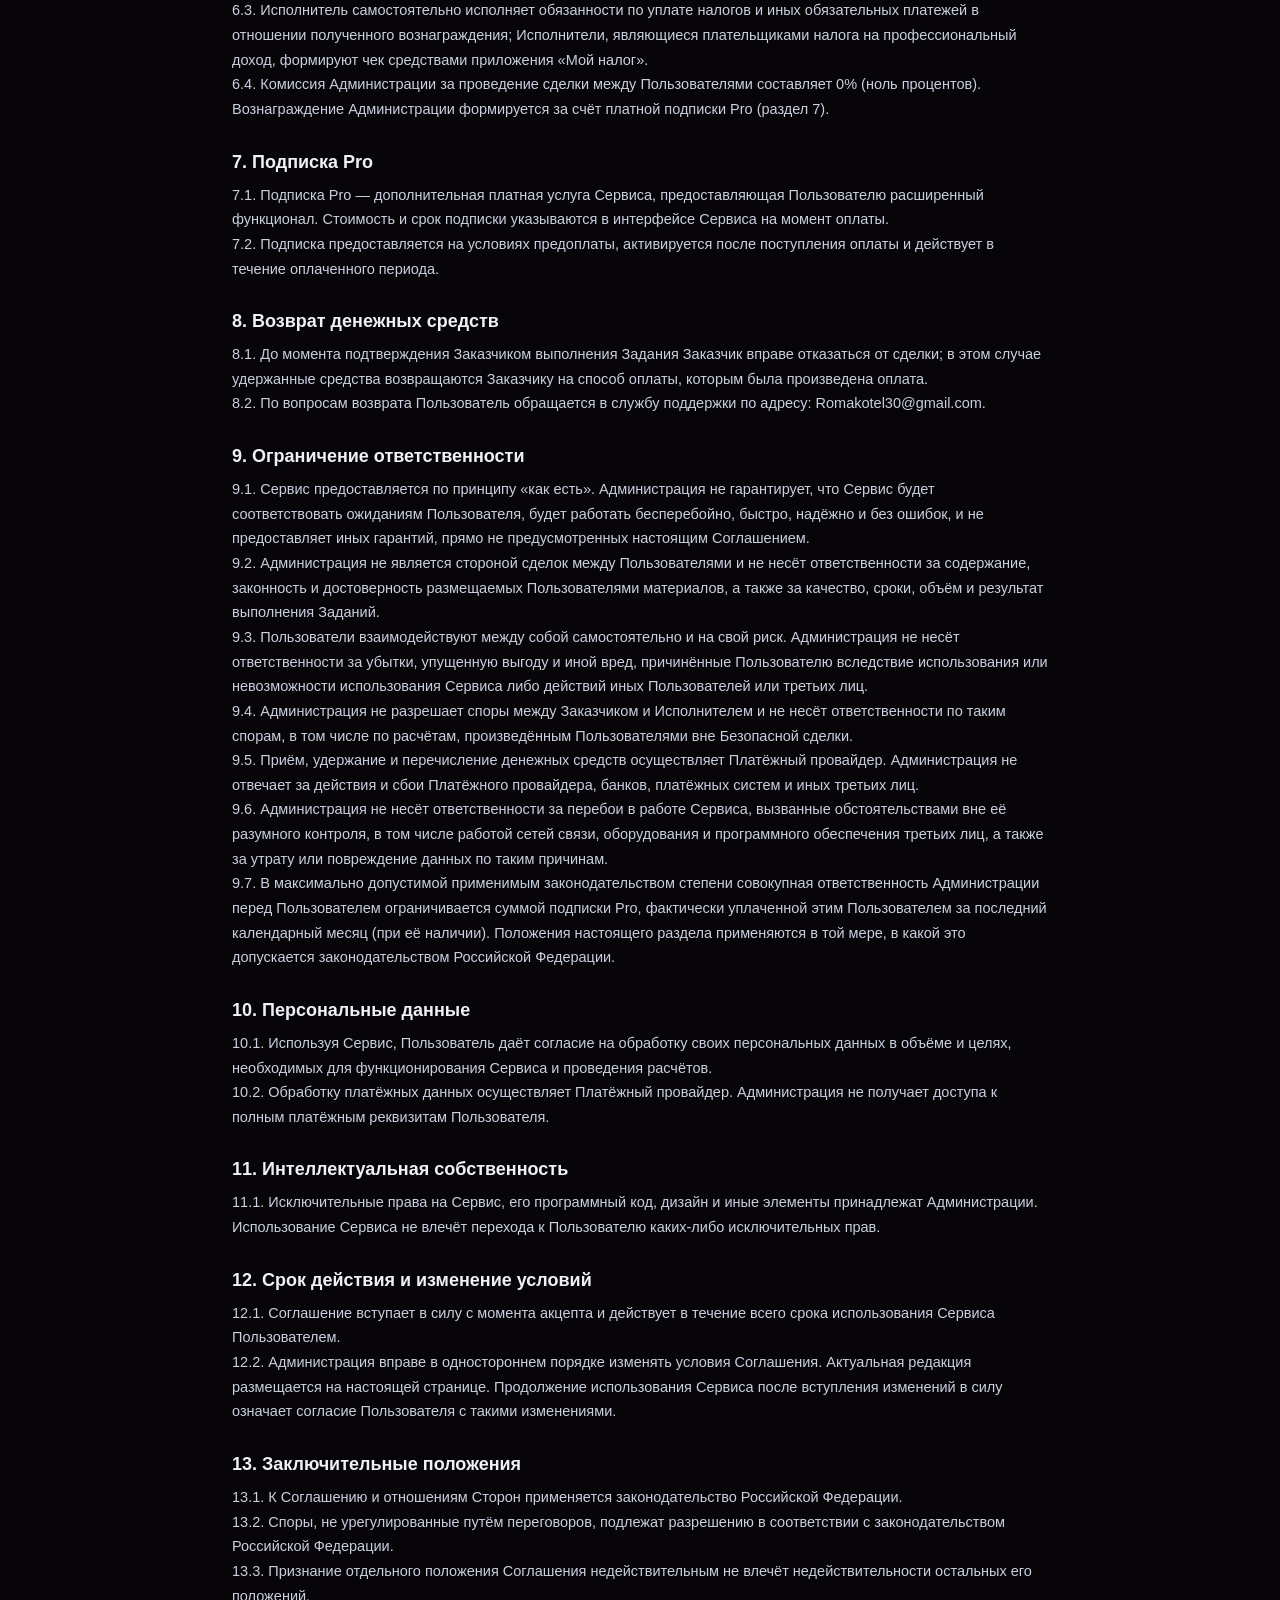
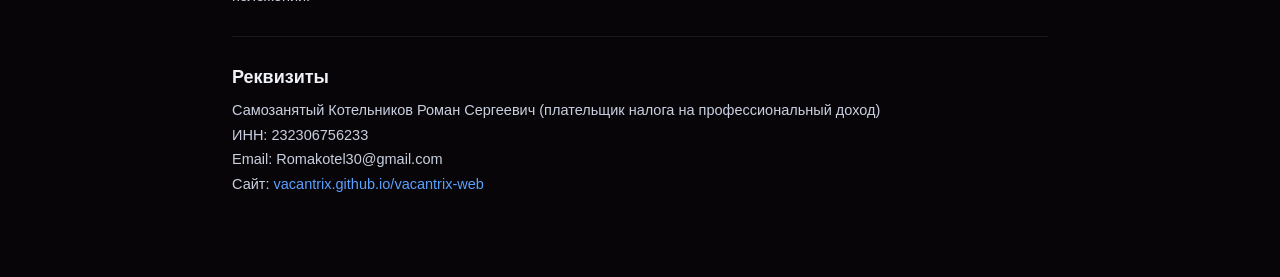
<file: terms.html>
<!DOCTYPE html>
<html lang="ru">
<head>
  <meta charset="UTF-8">
  <meta name="viewport" content="width=device-width, initial-scale=1.0">
  <title>Пользовательское соглашение — Vacantrix Tasks</title>
  <meta name="description" content="Пользовательское соглашение (публичная оферта) сервиса Vacantrix Tasks — биржа заданий, безопасная сделка, выплаты исполнителям.">
  <link rel="stylesheet" href="css/main.css">
  <style>
    .doc { max-width: 860px; margin: 0 auto; padding: 32px 22px 80px; color: #c8d0e0; }
    .doc h1 { font-size: 27px; margin: 8px 0 4px; color: #eef1f8; }
    .doc .doc-sub { color: #8893b0; font-size: 14px; margin: 0 0 28px; }
    .doc h2 { font-size: 18px; margin: 30px 0 10px; color: #eef1f8; }
    .doc p, .doc li { font-size: 14.5px; line-height: 1.7; }
    .doc ul { padding-left: 22px; }
    .doc li { margin: 4px 0; }
    .doc a { color: #5aa0ff; }
    .doc .lead { color: #aeb6c8; }
    .doc hr { border: none; border-top: 1px solid rgba(255,255,255,.08); margin: 28px 0; }
    .doc .back { display: inline-block; margin-bottom: 18px; color: #8893b0; text-decoration: none; }
    .doc .back:hover { color: #c8d0e0; }
  </style>
</head>
<body>

<nav class="navbar">
  <a class="navbar-brand" href="index.html" style="text-decoration:none;">Vacantrix</a>
  <div class="navbar-actions">
    <a class="btn-outline" href="index.html">На главную</a>
  </div>
</nav>

<main class="doc">
  <a class="back" href="index.html">← Назад на главную</a>

  <h1>Пользовательское соглашение (публичная оферта)</h1>
  <p class="doc-sub">Сервис «Vacantrix Tasks». Редакция от 09.06.2026.</p>

  <p class="lead">Настоящее Пользовательское соглашение (далее — «Соглашение») является официальным
  предложением (публичной офертой) самозанятого Котельникова Романа Сергеевича, ИНН 232306756233
  (далее — «Администрация»), заключить договор на использование сервиса «Vacantrix Tasks» (далее —
  «Сервис») на изложенных ниже условиях. Соглашение адресовано неопределённому кругу физических лиц.</p>

  <h2>1. Термины и определения</h2>
  <ul>
    <li><b>Сервис</b> — программное обеспечение Администрации (десктоп-приложение для ОС Windows и
      веб-сайт по адресу vacantrix.github.io/vacantrix-web), предоставляющее площадку для размещения
      заданий и поиска исполнителей, а также сопутствующий функционал.</li>
    <li><b>Пользователь</b> — дееспособное физическое лицо, использующее Сервис на условиях Соглашения.</li>
    <li><b>Заказчик</b> — Пользователь, размещающий Задание и оплачивающий его выполнение.</li>
    <li><b>Исполнитель</b> — Пользователь, принимающий Задание к выполнению и получающий за это оплату.</li>
    <li><b>Задание</b> — размещённое Заказчиком описание работы или услуги с указанием бюджета.</li>
    <li><b>Безопасная сделка</b> — порядок расчётов, при котором оплата Заказчика удерживается платёжным
      провайдером и перечисляется Исполнителю после подтверждения Заказчиком выполнения Задания.</li>
    <li><b>Платёжный провайдер</b> — ООО НКО «ЮМани» (сервис ЮKassa), осуществляющее приём, удержание
      и перечисление денежных средств.</li>
  </ul>

  <h2>2. Предмет Соглашения</h2>
  <p>2.1. Администрация предоставляет Пользователю право использовать Сервис в пределах его
  функциональных возможностей: размещать Задания и отклики, вести переписку, проводить расчёты через
  Безопасную сделку, оставлять отзывы и пользоваться иными функциями Сервиса.</p>
  <p>2.2. Сервис является информационно-технической площадкой. Администрация не оказывает услуг по
  выполнению Заданий, не выступает стороной, агентом, поручителем или гарантом по сделкам между
  Пользователями и не вмешивается в их содержание, за исключением технической организации расчётов
  через Платёжного провайдера.</p>

  <h2>3. Акцепт оферты</h2>
  <p>3.1. Акцептом настоящей оферты признаётся начало использования Сервиса (регистрация и/или вход в
  учётную запись, размещение Задания или отклика). Совершая указанные действия, Пользователь
  подтверждает, что ознакомился с Соглашением, понимает его условия и принимает их в полном объёме.</p>
  <p>3.2. Если Пользователь не согласен с условиями Соглашения, он обязан воздержаться от использования
  Сервиса.</p>

  <h2>4. Учётная запись</h2>
  <p>4.1. Использование Сервиса осуществляется через учётную запись Vacantrix (вход выполняется в
  приложении «Vacantrix Platform»). Пользователь обязуется предоставлять достоверные данные и
  поддерживать их актуальность.</p>
  <p>4.2. Пользователь самостоятельно обеспечивает конфиденциальность данных доступа к учётной записи и
  несёт ответственность за все действия, совершённые с её использованием.</p>

  <h2>5. Порядок взаимодействия Пользователей</h2>
  <p>5.1. Заказчик размещает Задание с описанием и бюджетом. Исполнители направляют отклики; выбор
  Исполнителя осуществляет Заказчик.</p>
  <p>5.2. Исполнитель выполняет Задание и направляет результат на проверку. Заказчик подтверждает
  выполнение либо отказывается от сделки в порядке, предусмотренном разделами 6 и 8 Соглашения.</p>
  <p>5.3. Пользователи самостоятельно и под свою ответственность определяют условия выполнения Задания,
  его объём, сроки и порядок приёмки.</p>

  <h2>6. Расчёты и Безопасная сделка</h2>
  <p>6.1. Расчёты между Заказчиком и Исполнителем производятся через Платёжного провайдера по технологии
  «Безопасная сделка». Денежные средства Заказчика удерживаются Платёжным провайдером и не поступают в
  распоряжение Администрации.</p>
  <p>6.2. После подтверждения Заказчиком выполнения Задания удержанные средства перечисляются Исполнителю
  на его банковскую карту.</p>
  <p>6.3. Исполнитель самостоятельно исполняет обязанности по уплате налогов и иных обязательных платежей
  в отношении полученного вознаграждения; Исполнители, являющиеся плательщиками налога на профессиональный
  доход, формируют чек средствами приложения «Мой налог».</p>
  <p>6.4. Комиссия Администрации за проведение сделки между Пользователями составляет 0% (ноль процентов).
  Вознаграждение Администрации формируется за счёт платной подписки Pro (раздел 7).</p>

  <h2>7. Подписка Pro</h2>
  <p>7.1. Подписка Pro — дополнительная платная услуга Сервиса, предоставляющая Пользователю расширенный
  функционал. Стоимость и срок подписки указываются в интерфейсе Сервиса на момент оплаты.</p>
  <p>7.2. Подписка предоставляется на условиях предоплаты, активируется после поступления оплаты и
  действует в течение оплаченного периода.</p>

  <h2>8. Возврат денежных средств</h2>
  <p>8.1. До момента подтверждения Заказчиком выполнения Задания Заказчик вправе отказаться от сделки;
  в этом случае удержанные средства возвращаются Заказчику на способ оплаты, которым была произведена
  оплата.</p>
  <p>8.2. По вопросам возврата Пользователь обращается в службу поддержки по адресу: Romakotel30@gmail.com.</p>

  <h2>9. Ограничение ответственности</h2>
  <p>9.1. Сервис предоставляется по принципу «как есть». Администрация не гарантирует, что Сервис будет
  соответствовать ожиданиям Пользователя, будет работать бесперебойно, быстро, надёжно и без ошибок, и
  не предоставляет иных гарантий, прямо не предусмотренных настоящим Соглашением.</p>
  <p>9.2. Администрация не является стороной сделок между Пользователями и не несёт ответственности за
  содержание, законность и достоверность размещаемых Пользователями материалов, а также за качество,
  сроки, объём и результат выполнения Заданий.</p>
  <p>9.3. Пользователи взаимодействуют между собой самостоятельно и на свой риск. Администрация не несёт
  ответственности за убытки, упущенную выгоду и иной вред, причинённые Пользователю вследствие
  использования или невозможности использования Сервиса либо действий иных Пользователей или третьих лиц.</p>
  <p>9.4. Администрация не разрешает споры между Заказчиком и Исполнителем и не несёт ответственности по
  таким спорам, в том числе по расчётам, произведённым Пользователями вне Безопасной сделки.</p>
  <p>9.5. Приём, удержание и перечисление денежных средств осуществляет Платёжный провайдер. Администрация
  не отвечает за действия и сбои Платёжного провайдера, банков, платёжных систем и иных третьих лиц.</p>
  <p>9.6. Администрация не несёт ответственности за перебои в работе Сервиса, вызванные обстоятельствами
  вне её разумного контроля, в том числе работой сетей связи, оборудования и программного обеспечения
  третьих лиц, а также за утрату или повреждение данных по таким причинам.</p>
  <p>9.7. В максимально допустимой применимым законодательством степени совокупная ответственность
  Администрации перед Пользователем ограничивается суммой подписки Pro, фактически уплаченной этим
  Пользователем за последний календарный месяц (при её наличии). Положения настоящего раздела применяются
  в той мере, в какой это допускается законодательством Российской Федерации.</p>

  <h2>10. Персональные данные</h2>
  <p>10.1. Используя Сервис, Пользователь даёт согласие на обработку своих персональных данных в объёме и
  целях, необходимых для функционирования Сервиса и проведения расчётов.</p>
  <p>10.2. Обработку платёжных данных осуществляет Платёжный провайдер. Администрация не получает доступа
  к полным платёжным реквизитам Пользователя.</p>

  <h2>11. Интеллектуальная собственность</h2>
  <p>11.1. Исключительные права на Сервис, его программный код, дизайн и иные элементы принадлежат
  Администрации. Использование Сервиса не влечёт перехода к Пользователю каких-либо исключительных прав.</p>

  <h2>12. Срок действия и изменение условий</h2>
  <p>12.1. Соглашение вступает в силу с момента акцепта и действует в течение всего срока использования
  Сервиса Пользователем.</p>
  <p>12.2. Администрация вправе в одностороннем порядке изменять условия Соглашения. Актуальная редакция
  размещается на настоящей странице. Продолжение использования Сервиса после вступления изменений в силу
  означает согласие Пользователя с такими изменениями.</p>

  <h2>13. Заключительные положения</h2>
  <p>13.1. К Соглашению и отношениям Сторон применяется законодательство Российской Федерации.</p>
  <p>13.2. Споры, не урегулированные путём переговоров, подлежат разрешению в соответствии с
  законодательством Российской Федерации.</p>
  <p>13.3. Признание отдельного положения Соглашения недействительным не влечёт недействительности
  остальных его положений.</p>

  <hr>

  <h2>Реквизиты</h2>
  <p>
    Самозанятый Котельников Роман Сергеевич (плательщик налога на профессиональный доход)<br>
    ИНН: 232306756233<br>
    Email: Romakotel30@gmail.com<br>
    Сайт: <a href="https://vacantrix.github.io/vacantrix-web/">vacantrix.github.io/vacantrix-web</a>
  </p>
</main>

</body>
</html>
</file>
<file: css/main.css>
/* ===================================================================
   Vacantrix Web — главные стили
   Тёмный glassmorphism + красный акцент
   =================================================================== */

/* ── Переменные ────────────────────────────────────────────────────── */
:root {
  --bg:        #080508;
  --bg2:       #0f0a0f;
  --glass:     rgba(18, 10, 18, 0.82);
  --glass2:    rgba(28, 16, 28, 0.70);
  --accent:    #e63946;
  --accent-b:  #ff5a67;
  --accent-d:  #a4161a;
  --border:    rgba(230, 57, 70, 0.22);
  --border2:   rgba(230, 57, 70, 0.08);
  --text:      #f0f0f8;
  --text2:     #9090b0;
  --text3:     #505070;
  --radius:    14px;
  --blur:      blur(18px);
  --shadow:    0 8px 40px rgba(0,0,0,.6);
}

/* ── Сброс ─────────────────────────────────────────────────────────── */
*, *::before, *::after { box-sizing: border-box; margin: 0; padding: 0; }
html { scroll-behavior: smooth; }

body {
  font-family: -apple-system, BlinkMacSystemFont, 'Segoe UI', sans-serif;
  background: var(--bg);
  color: var(--text);
  min-height: 100vh;
  overflow-x: hidden;
}

/* ── Фоновое свечение ──────────────────────────────────────────────── */
body::before {
  content: '';
  position: fixed;
  top: -20vh;
  left: 50%;
  transform: translateX(-50%);
  width: 80vw;
  height: 60vh;
  background: radial-gradient(ellipse, rgba(196,28,28,.18) 0%, transparent 70%);
  pointer-events: none;
  z-index: 0;
}

/* ── Утилиты ───────────────────────────────────────────────────────── */
.hidden { display: none !important; }
a { color: inherit; text-decoration: none; }
.spinner {
  width: 36px; height: 36px;
  border: 3px solid var(--border);
  border-top-color: var(--accent-b);
  border-radius: 50%;
  animation: spin .8s linear infinite;
  margin: 40px auto;
}
@keyframes spin { to { transform: rotate(360deg); } }

.empty-hint { color: var(--text3); text-align: center; padding: 40px; font-size: 14px; }

/* ── Coming soon ─────────────────────────────────────────────────────── */
.coming-soon {
  display: flex;
  flex-direction: column;
  align-items: center;
  justify-content: center;
  padding: 80px 20px;
  gap: 12px;
  text-align: center;
}
.coming-soon-icon { font-size: 48px; line-height: 1; }
.coming-soon h3   { font-size: 22px; font-weight: 700; color: var(--text1); margin: 0; }
.coming-soon p    { font-size: 14px; color: var(--text3); margin: 0; }

/* ── Navbar ────────────────────────────────────────────────────────── */
.navbar {
  position: sticky; top: 0; z-index: 100;
  display: flex; align-items: center; justify-content: space-between;
  padding: 0 24px; height: 60px;
  background: var(--glass);
  backdrop-filter: var(--blur);
  border-bottom: 1px solid var(--border2);
}
.navbar-brand {
  font-size: 20px; font-weight: 800; letter-spacing: .04em;
  background: linear-gradient(90deg, #fff 30%, var(--accent-b));
  -webkit-background-clip: text;
  -webkit-text-fill-color: transparent;
}
.navbar-actions { display: flex; align-items: center; gap: 10px; }
#user-info { font-size: 13px; color: var(--text2); }

/* ── Чип пользователя + аватар ──────────────────────────────────────── */
.user-chip { display: inline-flex; align-items: center; gap: 8px; }

.avatar {
  position: relative;
  display: inline-flex; align-items: center; justify-content: center;
  border-radius: 50%;
  overflow: hidden;
  flex-shrink: 0;
  background: linear-gradient(135deg, var(--accent, #c41c1c), var(--accent-b, #ff4444));
  color: #fff; font-weight: 700; text-transform: uppercase;
  user-select: none;
}
.avatar img {
  width: 100%; height: 100%;
  object-fit: cover;
  border-radius: 50%;
  display: block;
}
.avatar img.hidden { display: none; }
.avatar-fallback { line-height: 1; }
.avatar-fallback.hidden { display: none; }

.avatar-sm { width: 28px; height: 28px; font-size: 13px; }
.avatar-lg { width: 44px; height: 44px; font-size: 20px; }

/* ── Кнопки ────────────────────────────────────────────────────────── */
.btn-primary, .btn-outline, .btn-store, .btn-danger, .btn-ghost {
  display: inline-flex; align-items: center; gap: 6px;
  padding: 9px 20px; border-radius: 10px;
  font-size: 14px; font-weight: 600; cursor: pointer;
  transition: all .2s; border: none;
  white-space: nowrap;
}
.btn-primary {
  background: linear-gradient(135deg, var(--accent), var(--accent-d));
  color: #fff;
  box-shadow: 0 2px 12px rgba(196,28,28,.4);
}
.btn-primary:hover { background: linear-gradient(135deg, var(--accent-b), var(--accent)); transform: translateY(-1px); }

.btn-outline {
  background: transparent;
  color: var(--text2);
  border: 1px solid var(--border);
}
.btn-outline:hover { border-color: var(--accent-b); color: var(--text); }

.btn-store {
  background: rgba(255,255,255,.07);
  color: var(--text);
  border: 1px solid rgba(255,255,255,.12);
}
.btn-store:hover { background: rgba(255,255,255,.12); }

.btn-ghost {
  background: rgba(255,255,255,.05);
  color: var(--text2);
}
.btn-ghost:hover { background: rgba(255,255,255,.1); color: var(--text); }

.btn-danger {
  background: rgba(180,30,30,.2);
  color: #ff8080;
  border: 1px solid rgba(200,30,30,.3);
}
.btn-danger:hover { background: rgba(180,30,30,.35); }

.btn-primary.sm, .btn-outline.sm, .btn-ghost.sm, .btn-danger.sm { padding: 7px 14px; font-size: 13px; }

.input-sm {
  background: rgba(255,255,255,.06);
  border: 1px solid var(--border);
  border-radius: 8px;
  color: var(--text);
  font-size: 13px;
  padding: 7px 12px;
  outline: none;
  transition: border-color .2s;
}
.input-sm:focus { border-color: var(--accent-b); }

/* ── Информационный баннер ─────────────────────────────────────────── */
#global-info {
  position: fixed; bottom: 24px; left: 50%; transform: translateX(-50%);
  background: rgba(30, 160, 30, .9); color: #fff;
  padding: 12px 24px; border-radius: 10px; font-size: 14px;
  z-index: 999; text-align: center; max-width: 90vw;
  backdrop-filter: blur(8px);
}

/* ── Hero ──────────────────────────────────────────────────────────── */
.hero {
  text-align: center; padding: 64px 24px 48px;
  position: relative; z-index: 1;
}
.hero h1 {
  font-size: clamp(32px, 6vw, 56px);
  font-weight: 900; letter-spacing: -.02em;
  background: linear-gradient(130deg, #fff 40%, var(--accent-b));
  -webkit-background-clip: text; -webkit-text-fill-color: transparent;
  margin-bottom: 16px;
}
.hero p { color: var(--text2); font-size: 18px; max-width: 540px; margin: 0 auto; }
.hero-cta { margin-top: 32px; display: flex; justify-content: center; }

/* ── Вкладки ───────────────────────────────────────────────────────── */
.tabs-nav {
  display: flex; gap: 4px;
  background: var(--glass2); backdrop-filter: var(--blur);
  border: 1px solid var(--border2);
  border-radius: 14px; padding: 4px;
  margin: 0 auto 32px; width: fit-content;
  position: relative; z-index: 1;
}
.tab-btn {
  padding: 10px 28px; border-radius: 10px;
  border: none; background: transparent;
  color: var(--text2); font-size: 15px; font-weight: 600;
  cursor: pointer; transition: all .2s;
}
.tab-btn.active, .tab-btn:hover {
  background: linear-gradient(135deg, var(--accent), var(--accent-d));
  color: #fff;
}
.tab-btn.active { box-shadow: 0 2px 12px rgba(196,28,28,.4); }

/* Переход между разделами-«страницами»: входящий раздел мягко всплывает и
   проявляется. Анимация на .active → перезапускается при каждом переключении
   (display:none→block) и автоматически работает для #tab-app (карточка
   приложения тоже получает .active). Гасится при prefers-reduced-motion. */
.tab-panel { display: none; }
.tab-panel.active { display: block; animation: tabEnter .34s cubic-bezier(.22,.61,.36,1) both; }
@keyframes tabEnter {
  from { opacity: 0; transform: translateY(14px); }
  to   { opacity: 1; transform: none; }
}
@media (prefers-reduced-motion: reduce) {
  .tab-panel.active { animation: none; }
}

/* ── Основной контейнер ────────────────────────────────────────────── */
.main-content {
  max-width: 900px; margin: 0 auto;
  padding: 0 20px 60px;
  position: relative; z-index: 1;
}

/* ── Аккордеон площадок ────────────────────────────────────────────── */
.platform-group { margin-bottom: 16px; }

.accordion-header {
  width: 100%; display: flex; justify-content: space-between; align-items: center;
  padding: 14px 20px; border-radius: var(--radius);
  background: var(--glass2); backdrop-filter: var(--blur);
  border: 1px solid var(--border2);
  color: var(--text2); font-size: 15px; font-weight: 600;
  cursor: pointer; transition: all .2s;
}
.accordion-header:hover, .accordion-header.open {
  border-color: var(--border); color: var(--text);
}
.acc-arrow { transition: transform .25s; }
.accordion-header.open .acc-arrow { transform: rotate(180deg); }

.accordion-body { margin-top: 8px; }
.accordion-body.hidden { display: none; }

.platforms-grid {
  display: grid;
  grid-template-columns: repeat(auto-fill, minmax(260px, 1fr));
  gap: 10px;
}

.platform-btn {
  display: flex; align-items: center; gap: 14px;
  padding: 14px 18px; border-radius: 12px;
  background: var(--glass); backdrop-filter: var(--blur);
  border: 1px solid var(--border2);
  transition: all .2s; cursor: pointer;
}
.platform-btn:hover {
  border-color: var(--border);
  transform: translateY(-2px);
  box-shadow: 0 6px 24px rgba(0,0,0,.4);
}
.platform-icon { font-size: 22px; flex-shrink: 0; }
.platform-info { flex: 1; display: flex; flex-direction: column; gap: 3px; }
.platform-info strong { font-size: 14px; font-weight: 600; }
.platform-info small { font-size: 12px; color: var(--text2); }
.platform-arrow { color: var(--text3); font-size: 16px; transition: transform .2s; }
.platform-btn:hover .platform-arrow { transform: translateX(4px); color: var(--accent-b); }

/* ── Приложения: полная презентация ────────────────────────────────── */
.apps-single { display: flex; flex-direction: column; gap: 28px; }

.app-full {
  background: var(--glass); backdrop-filter: var(--blur);
  border: 1px solid var(--border2);
  border-radius: 20px; padding: 32px;
  display: flex; flex-direction: column; gap: 24px;
  /* Карточка кликабельна (→ раздел приложения, см. apps.js) → аффорданс «ссылки». */
  cursor: pointer; transition: border-color .25s ease, box-shadow .25s ease;
}
.app-full:hover { border-color: var(--accent);
  box-shadow: 0 18px 44px -16px rgba(0,0,0,.6), 0 0 0 1px rgba(230,57,70,.2); }

.app-full-hero {
  display: flex; flex-wrap: wrap;
  justify-content: space-between; align-items: flex-start; gap: 20px;
}
.app-full-left { display: flex; align-items: center; gap: 20px; }

.app-icon-large {
  width: 80px; height: 80px; border-radius: 20px;
  object-fit: cover; flex-shrink: 0;
  border: 1px solid var(--border2);
}
.app-icon-placeholder {
  width: 80px; height: 80px; border-radius: 20px;
  background: linear-gradient(135deg, var(--accent), var(--accent-d));
  display: flex; align-items: center; justify-content: center;
  font-size: 36px; font-weight: 900; color: #fff; flex-shrink: 0;
}

.app-title { font-size: 28px; font-weight: 800; margin-bottom: 6px; }
.app-tagline { color: var(--text2); font-size: 15px; }

.app-cta-row { display: flex; flex-wrap: wrap; gap: 10px; align-items: center; }

.app-description {
  color: var(--text2); font-size: 15px; line-height: 1.7;
  border-left: 3px solid var(--accent); padding-left: 16px;
}

.app-features {
  list-style: none; display: grid;
  grid-template-columns: repeat(auto-fill, minmax(240px, 1fr)); gap: 10px;
}
.app-features li {
  display: flex; align-items: flex-start; gap: 10px;
  font-size: 14px; color: var(--text2); line-height: 1.5;
}
.feat-check {
  color: var(--accent-b); font-weight: 700;
  flex-shrink: 0; margin-top: 2px;
}

/* ── Скриншоты ─────────────────────────────────────────────────────── */
.app-screenshots { display: flex; flex-direction: column; gap: 12px; }

.screenshots-track {
  display: flex; gap: 12px;
  overflow-x: auto; scroll-snap-type: x mandatory;
  scrollbar-width: thin; scrollbar-color: var(--accent-d) transparent;
  padding-bottom: 4px;
}
.screenshots-track::-webkit-scrollbar { height: 4px; }
.screenshots-track::-webkit-scrollbar-thumb { background: var(--accent-d); border-radius: 2px; }

.screenshot-item {
  flex-shrink: 0; scroll-snap-align: start;
  border-radius: 12px; overflow: hidden;
  border: 1px solid var(--border2);
  cursor: zoom-in; transition: all .2s;
  width: clamp(220px, 40%, 380px);
}
.screenshot-item:hover { border-color: var(--border); transform: scale(1.01); }
.screenshot-item img { width: 100%; display: block; }

.screenshots-nav { display: flex; gap: 6px; justify-content: center; }
.dot {
  width: 8px; height: 8px; border-radius: 50%;
  background: var(--border); border: none; cursor: pointer;
  transition: all .2s;
}
.dot.active { background: var(--accent-b); width: 20px; border-radius: 4px; }

/* ── Видео ─────────────────────────────────────────────────────────── */
.app-video-wrap { border-radius: 12px; overflow: hidden; border: 1px solid var(--border2); }
.app-video { width: 100%; display: block; }

/* ── Карточки (сетка) ──────────────────────────────────────────────── */
.apps-grid {
  display: grid;
  grid-template-columns: repeat(auto-fill, minmax(260px, 1fr));
  gap: 16px;
}
.app-card {
  background: var(--glass); backdrop-filter: var(--blur);
  border: 1px solid var(--border2); border-radius: 18px;
  padding: 24px; display: flex; flex-direction: column;
  align-items: center; text-align: center; gap: 12px;
  transition: all .2s;
}
/* Карточка кликабельна (→ раздел приложения, см. apps.js) → явный hover-аффорданс «ссылки». */
.app-card:hover { border-color: var(--accent); transform: translateY(-4px);
  box-shadow: 0 16px 40px -14px rgba(0,0,0,.6), 0 0 0 1px rgba(230,57,70,.22); }
.app-card-icon { width: 64px; height: 64px; border-radius: 16px; object-fit: cover; }
.app-card-icon-ph {
  width: 64px; height: 64px; border-radius: 16px;
  background: linear-gradient(135deg, var(--accent), var(--accent-d));
  display: flex; align-items: center; justify-content: center;
  font-size: 28px; color: #fff; font-weight: 800;
}
.app-card-name { font-size: 18px; font-weight: 700; }
.app-card-tagline { font-size: 13px; color: var(--text2); }
.app-card-btns { display: flex; gap: 8px; flex-wrap: wrap; justify-content: center; }

/* ── Лайтбокс ─────────────────────────────────────────────────────── */
#lightbox {
  position: fixed; inset: 0; z-index: 200;
  background: rgba(0,0,0,.92); backdrop-filter: blur(8px);
  display: flex; align-items: center; justify-content: center;
  flex-direction: column; gap: 16px;
}
#lb-img { max-width: 90vw; max-height: 80vh; border-radius: 12px; display: block; }
.lb-controls { display: flex; align-items: center; gap: 20px; }
.lb-btn {
  background: var(--glass2); border: 1px solid var(--border);
  color: var(--text); width: 44px; height: 44px; border-radius: 50%;
  font-size: 20px; cursor: pointer; transition: all .2s;
  display: flex; align-items: center; justify-content: center;
}
.lb-btn:hover { background: var(--accent); border-color: var(--accent); }
#lb-counter { color: var(--text2); font-size: 14px; min-width: 60px; text-align: center; }

/* ── Модальные окна ────────────────────────────────────────────────── */
.modal-overlay {
  position: fixed; inset: 0; z-index: 150;
  background: rgba(0,0,0,.7); backdrop-filter: blur(6px);
  display: flex; align-items: center; justify-content: center;
  padding: 20px;
}
.modal {
  background: var(--bg2);
  border: 1px solid var(--border);
  border-radius: 20px; padding: 32px;
  width: 100%; max-width: 420px;
  position: relative;
}
.modal h2 { font-size: 22px; margin-bottom: 20px; }
.modal-close {
  position: absolute; top: 16px; right: 16px;
  background: none; border: none;
  color: var(--text2); font-size: 22px; cursor: pointer;
}
.modal-close:hover { color: var(--text); }

/* ── Форма ─────────────────────────────────────────────────────────── */
.form-group { display: flex; flex-direction: column; gap: 6px; margin-bottom: 16px; }
.form-group label { font-size: 13px; color: var(--text2); }
.form-input {
  background: rgba(255,255,255,.05);
  border: 1px solid var(--border2);
  border-radius: 10px; padding: 11px 14px;
  color: var(--text); font-size: 14px;
  transition: border-color .2s; outline: none; width: 100%;
}
.form-input:focus { border-color: var(--accent); }

.form-check { display: flex; align-items: center; gap: 10px; margin-bottom: 16px; font-size: 13px; color: var(--text2); }
.form-check input[type=checkbox] { accent-color: var(--accent); width: 16px; height: 16px; cursor: pointer; }

.form-error { font-size: 13px; color: #ff6060; min-height: 20px; }

.form-actions { display: flex; flex-direction: column; gap: 10px; }
.form-actions .btn-primary { width: 100%; justify-content: center; padding: 12px; }
.form-switch { font-size: 13px; color: var(--text2); text-align: center; cursor: pointer; }
.form-switch:hover { color: var(--accent-b); }

/* ── Footer ────────────────────────────────────────────────────────── */
footer {
  text-align: center; padding: 24px;
  color: var(--text3); font-size: 13px;
  border-top: 1px solid var(--border2);
  position: relative; z-index: 1;
}

/* ── Анимации ──────────────────────────────────────────────────────── */
@keyframes overlayIn  { from { opacity: 0; } to { opacity: 1; } }
@keyframes modalSlide {
  from { opacity: 0; transform: scale(.92) translateY(16px); }
  to   { opacity: 1; transform: none; }
}
.modal-overlay:not(.hidden) { animation: overlayIn .22s ease; }
.modal-overlay:not(.hidden) .modal { animation: modalSlide .3s cubic-bezier(.16,1,.3,1); }

/* Reveal on scroll */
.reveal {
  opacity: 0;
  transform: translateY(18px);
  transition: opacity .55s ease, transform .55s ease;
}
.reveal.visible { opacity: 1; transform: none; }

/* Hero entrance */
.hero h1.reveal, .hero p.reveal { transform: translateY(22px); }

/* ── Тарифы ────────────────────────────────────────────────────────── */
.pricing-header {
  text-align: center; margin-bottom: 36px;
}
.pricing-header h2 {
  font-size: 30px; font-weight: 800; margin-bottom: 10px;
  background: linear-gradient(130deg, #fff 40%, var(--accent-b));
  -webkit-background-clip: text; -webkit-text-fill-color: transparent;
}
.pricing-header p { color: var(--text2); font-size: 15px; }

.pricing-grid {
  display: grid;
  grid-template-columns: repeat(auto-fit, minmax(240px, 1fr));
  gap: 20px; align-items: stretch;
}

.pricing-card {
  background: var(--glass); backdrop-filter: var(--blur);
  border: 1px solid var(--border2); border-radius: 20px;
  padding: 28px 24px; display: flex; flex-direction: column;
  gap: 16px; position: relative; overflow: hidden;
  transition: transform .25s, box-shadow .25s, border-color .25s,
              opacity .55s ease, transform .55s ease;
}
.pricing-card:hover {
  transform: translateY(-5px);
  box-shadow: 0 14px 50px rgba(0,0,0,.55);
  border-color: var(--border);
}
.pricing-card.featured {
  border-color: var(--accent);
  box-shadow: 0 0 0 1px var(--accent), 0 8px 40px rgba(196,28,28,.22);
}
.pricing-card.featured::before {
  content: '';
  position: absolute; top: 0; left: 0; right: 0; height: 3px;
  background: linear-gradient(90deg, var(--accent-d), var(--accent-b));
}
.pricing-card.featured:hover { transform: translateY(-6px); }

.pricing-badge {
  display: inline-flex; align-items: center;
  padding: 4px 12px; border-radius: 20px; width: fit-content;
  font-size: 11px; font-weight: 700; letter-spacing: .06em;
  text-transform: uppercase;
  background: var(--glass2); border: 1px solid var(--border2);
  color: var(--text2);
}
.pricing-badge.popular {
  background: rgba(196,28,28,.2); border-color: rgba(196,28,28,.4);
  color: var(--accent-b);
}

.pricing-price {
  font-size: 44px; font-weight: 900; line-height: 1; color: var(--text);
}
.pricing-price span { font-size: 22px; font-weight: 700; color: var(--accent-b); }
.pricing-free { font-size: 32px; font-weight: 900; color: var(--text); }
.pricing-period { font-size: 13px; color: var(--text2); margin-top: -6px; }

.pricing-features {
  list-style: none; display: flex; flex-direction: column;
  gap: 0; flex: 1;
}
.pricing-features li {
  font-size: 14px; color: var(--text2);
  display: flex; align-items: flex-start; gap: 8px;
  padding: 8px 0; border-bottom: 1px solid rgba(255,255,255,.04);
}
.pricing-features li:last-child { border-bottom: none; }
.pf-icon { flex-shrink: 0; font-weight: 700; color: var(--accent-b); }
.pf-icon.dim { color: var(--text3); }
.pf-dim { color: var(--text3); }

.pricing-btn { width: 100%; justify-content: center; padding: 12px; margin-top: auto; }

.pricing-note {
  text-align: center; margin-top: 28px;
  font-size: 13px; color: var(--text3);
}
.pricing-note a { color: var(--accent-b); }
.pricing-note a:hover { text-decoration: underline; }

/* ── Настройки ─────────────────────────────────────────────────────── */
.settings-locked {
  display: flex; flex-direction: column;
  align-items: center; gap: 16px;
  padding: 60px 20px; text-align: center;
}
.settings-lock-icon { font-size: 52px; }
.settings-locked h3 { font-size: 22px; font-weight: 700; }
.settings-locked p { color: var(--text2); font-size: 15px; max-width: 340px; }

.settings-grid {
  display: grid;
  grid-template-columns: repeat(auto-fill, minmax(280px, 1fr));
  gap: 16px;
}

.settings-card {
  background: var(--glass); backdrop-filter: var(--blur);
  border: 1px solid var(--border2); border-radius: 18px;
  padding: 24px; display: flex; flex-direction: column; gap: 16px;
}
.settings-card.danger-card { border-color: rgba(200,30,30,.22); }

.settings-card-header { display: flex; align-items: center; gap: 10px; }
.settings-card-header h3 { font-size: 16px; font-weight: 700; }
.settings-icon { font-size: 20px; }

.settings-item {
  display: flex; justify-content: space-between; align-items: center;
  padding: 8px 0; border-bottom: 1px solid rgba(255,255,255,.05); gap: 12px;
}
.settings-item:last-child { border-bottom: none; }
.settings-label { font-size: 13px; color: var(--text2); flex-shrink: 0; }
.settings-value { font-size: 14px; font-weight: 500; color: var(--text); word-break: break-all; text-align: right; }

.settings-row { display: flex; justify-content: space-between; align-items: center; gap: 12px; }
.settings-row-info .settings-label { font-size: 14px; color: var(--text); font-weight: 500; display: block; }
.settings-row-info .settings-sub { font-size: 12px; color: var(--text2); margin-top: 2px; }

/* ── Кнопка скачивания ─────────────────────────────────────────────── */
.btn-download {
  display: inline-flex; align-items: center; gap: 14px;
  padding: 14px 22px; border-radius: 14px; border: none; cursor: pointer;
  background: linear-gradient(135deg, var(--accent) 0%, var(--accent-d) 100%);
  box-shadow: 0 4px 24px rgba(196,28,28,.45);
  color: #fff; transition: all .25s; text-align: left;
  position: relative; overflow: hidden;
}
.btn-download::before {
  content: '';
  position: absolute; inset: 0;
  background: linear-gradient(135deg, rgba(255,255,255,.08) 0%, transparent 60%);
  pointer-events: none;
}
.btn-download:hover {
  transform: translateY(-2px);
  box-shadow: 0 8px 36px rgba(196,28,28,.60);
}
.btn-download:active { transform: translateY(0); }

.btn-download-lock { opacity: .7; }
.btn-download-lock:hover { transform: none; box-shadow: 0 4px 24px rgba(196,28,28,.35); }

.dl-icon {
  font-size: 26px; line-height: 1; flex-shrink: 0;
}
.dl-text {
  display: flex; flex-direction: column; gap: 2px;
}
.dl-title { font-size: 15px; font-weight: 700; line-height: 1.2; }
.dl-sub   { font-size: 11px; opacity: .75; font-weight: 500; }
.dl-arrow { font-size: 18px; font-weight: 700; margin-left: 4px; opacity: .9; }

/* ── Модал гида по установке ───────────────────────────────────────── */
.install-guide-modal {
  max-width: 460px; padding: 28px;
}
.ig-header {
  display: flex; align-items: center; gap: 16px;
  margin-bottom: 24px;
}
.ig-app-icon {
  width: 52px; height: 52px; border-radius: 14px; flex-shrink: 0;
  background: linear-gradient(135deg, var(--accent), var(--accent-d));
  display: flex; align-items: center; justify-content: center;
  font-size: 26px; color: #fff;
}
.ig-header h2 { font-size: 20px; font-weight: 800; margin-bottom: 4px; }
.ig-header p  { font-size: 13px; color: var(--text2); }

.ig-steps { display: flex; flex-direction: column; gap: 0; margin-bottom: 20px; }

.ig-step {
  display: flex; align-items: flex-start; gap: 0;
  opacity: .38; transition: opacity .4s;
}
.ig-step.active { opacity: 1; }
.ig-step.done   { opacity: 1; }

.ig-step-left {
  display: flex; flex-direction: column; align-items: center;
  flex-shrink: 0; width: 36px;
}
.ig-num {
  width: 28px; height: 28px; border-radius: 50%; flex-shrink: 0;
  background: var(--glass2); border: 1px solid var(--border);
  display: flex; align-items: center; justify-content: center;
  font-size: 12px; font-weight: 700; color: var(--text2);
  transition: all .35s;
}
.ig-step.active .ig-num {
  background: var(--accent); border-color: var(--accent);
  color: #fff; box-shadow: 0 0 12px rgba(196,28,28,.5);
}
.ig-step.done .ig-num {
  background: rgba(30,160,80,.25); border-color: rgba(30,160,80,.5);
  color: #5de08a;
}
.ig-line {
  width: 2px; flex: 1; min-height: 20px;
  background: var(--border2); margin: 4px 0;
}

.ig-step-body {
  padding: 4px 12px 20px; flex: 1;
}
.ig-step-body strong { display: block; font-size: 14px; font-weight: 700; margin-bottom: 4px; }
.ig-step-body span   { font-size: 13px; color: var(--text2); line-height: 1.5; }
.ig-step-body kbd {
  background: var(--glass2); border: 1px solid var(--border);
  border-radius: 5px; padding: 1px 6px; font-size: 12px;
  font-family: monospace; color: var(--text);
}

/* иконка-галочка и спиннер в шаге */
.ig-check, .ig-spinner { display: none; flex-shrink: 0; padding-top: 4px; }

.ig-step.done   .ig-check   { display: block; color: #5de08a; font-size: 16px; font-weight: 700; }
.ig-step.active .ig-spinner {
  display: block; width: 16px; height: 16px;
  border: 2px solid var(--border); border-top-color: var(--accent-b);
  border-radius: 50%; animation: spin .7s linear infinite; margin-top: 6px;
}

.ig-hint {
  display: flex; align-items: center; gap: 10px;
  padding: 12px 16px; border-radius: 10px;
  background: rgba(255,255,255,.04); border: 1px solid var(--border2);
  font-size: 13px; color: var(--text2);
}
.ig-hint kbd {
  background: var(--glass2); border: 1px solid var(--border);
  border-radius: 5px; padding: 1px 6px; font-size: 12px;
  font-family: monospace; color: var(--text);
}

/* ── Адаптивность ──────────────────────────────────────────────────── */
@media (max-width: 600px) {
  .navbar { padding: 0 16px; }
  .hero { padding: 40px 16px 32px; }
  .app-full { padding: 20px; }
  .app-full-hero { flex-direction: column; }
  .app-cta-row { flex-direction: column; }
  .app-cta-row .btn-primary,
  .app-cta-row .btn-outline,
  .app-cta-row .btn-store,
  .app-cta-row .btn-download { width: 100%; justify-content: center; }
  .main-content { padding: 0 12px 48px; }
  .tabs-nav { width: 100%; flex-wrap: wrap; }
  .tab-btn { flex: 1 1 auto; padding: 10px 8px; font-size: 13px; }
  .pricing-grid { grid-template-columns: 1fr; }
  .settings-grid { grid-template-columns: 1fr; }
  .pricing-card { padding: 22px 18px; }
  .pricing-price { font-size: 36px; }
  .settings-row { flex-direction: column; align-items: flex-start; gap: 10px; }
}

/* ===================================================================
   Динамические тарифы (группы продуктов + статические информблоки)
   =================================================================== */
.pricing-group { margin-bottom: 34px; }
.pricing-group-title {
  font-size: 18px; font-weight: 800; color: var(--text);
  margin-bottom: 16px; display: flex; align-items: center; gap: 12px;
}
.pricing-group-title::after {
  content: ''; flex: 1; height: 1px; background: var(--border2);
}
.pricing-info {
  background: var(--glass); backdrop-filter: var(--blur);
  border: 1px solid var(--border2); border-left: 3px solid var(--accent);
  border-radius: 18px; padding: 22px 24px; margin-bottom: 26px;
}
.pricing-info h3 { font-size: 16px; font-weight: 700; margin-bottom: 8px; }
.pricing-info p { color: var(--text2); font-size: 14px; line-height: 1.6; }
.pricing-info a, .pricing-fallback a { color: var(--accent-b); }
.pricing-beta-tag {
  display: inline-block; vertical-align: middle; margin-left: 8px;
  font-size: 10px; font-weight: 700; letter-spacing: .04em; text-transform: uppercase;
  padding: 2px 7px; border-radius: 6px;
  color: #f5b34a; background: rgba(245, 179, 74, .12); border: 1px solid rgba(245, 179, 74, .32);
}
.pricing-beta-note { color: #f5b34a !important; font-size: 12.5px !important; margin-top: 4px; }
.pricing-fallback {
  max-width: 560px; margin: 0 auto; padding: 36px 16px;
  text-align: center; color: var(--text2); font-size: 14.5px; line-height: 1.7;
}

/* ===================================================================
   Раздел приложения (#tab-app, хэш-роутер #app/<key>) — СТРАНИЦА товара.
   Бывшая модалка-оверлей (#app-detail) удалена; контент тот же (.ad-*),
   но это обычный раздел сайта на сплошном фоне. Акцент --accent.
   =================================================================== */
/* Карта-контейнер раздела прозрачна и центрируется — структуру дают
   герой/секции/рельс внутри. Сплошной фон обеспечивает сама вкладка #tab-app
   (в 2D = body --bg; в 3D перекрыт full-bleed --bg, см. body.planets-on .tab-panel). */
.app-detail-panel {
  position: relative; width: 100%; max-width: 1000px; margin: 0 auto;
  animation: adRise .26s cubic-bezier(.2, .7, .3, 1);
}
@keyframes adRise {
  from { opacity: 0; transform: translateY(14px); }
  to   { opacity: 1; transform: none; }
}

/* «← Назад к инструментам» — кнопка-ссылка возврата вверху слева РАЗДЕЛА (#tab-app).
   Заметная, но не кричащая: чип на токенах; на hover мягко сдвигается влево («назад»). */
.ad-back {
  display: inline-flex; align-items: center; gap: 8px; margin-bottom: 22px;
  padding: 9px 15px; border-radius: 10px; cursor: pointer; font-family: inherit;
  font-size: 13.5px; font-weight: 600; color: var(--text2);
  background: rgba(255, 255, 255, .05); border: 1px solid var(--border);
  transition: color .18s, border-color .18s, background .18s, transform .18s;
}
.ad-back:hover { color: #fff; border-color: var(--accent); background: rgba(230, 57, 70, .14);
  transform: translateX(-2px); }
.ad-back:focus-visible { outline: 2px solid var(--accent-b); outline-offset: 2px; }

.app-detail-grid {
  display: grid; grid-template-columns: minmax(0, 1fr) 320px; gap: 28px; align-items: start;
}

/* ── Левая колонка (контент) ── */
.ad-main { min-width: 0; }
.ad-hero {
  display: flex; align-items: center; gap: 18px;
  padding: 2px 0 22px; margin-bottom: 22px;
  border-bottom: 1px solid var(--border2);
}
.ad-hero-ico {
  width: 68px; height: 68px; border-radius: 18px; flex-shrink: 0; overflow: hidden;
  display: grid; place-items: center; font-size: 30px;
  background: linear-gradient(140deg, rgba(230, 57, 70, .2), rgba(0, 0, 0, .3));
  border: 1px solid var(--border);
  box-shadow: 0 10px 32px -12px rgba(230, 57, 70, .6);
}
.ad-hero-ico img { width: 100%; height: 100%; object-fit: cover; }
.ad-status {
  display: inline-block; font-size: 10px; font-weight: 700; letter-spacing: .05em;
  text-transform: uppercase; padding: 3px 8px; border-radius: 6px; margin-bottom: 7px;
}
.ad-status.live { color: #58e08a; background: rgba(46, 204, 113, .12); border: 1px solid rgba(46, 204, 113, .3); }
.ad-status.soon { color: var(--text3); background: rgba(255, 255, 255, .05); border: 1px solid var(--border2); }
.ad-status.beta { color: #f5b34a; background: rgba(245, 179, 74, .12); border: 1px solid rgba(245, 179, 74, .32); }
.ad-beta-note {
  margin: 14px 0 2px; padding: 12px 14px; border-radius: 12px;
  background: rgba(245, 179, 74, .08); border: 1px solid rgba(245, 179, 74, .28);
  color: var(--text2); font-size: 13.5px; line-height: 1.55;
}
.ad-beta-note::before { content: '🛠 '; }
.ad-name { font-size: clamp(22px, 3vw, 28px); font-weight: 800; line-height: 1.12; }
.ad-tagline { color: var(--accent-b); font-size: 13.5px; font-weight: 600; margin-top: 5px; line-height: 1.4; }

.ad-video {
  border-radius: 16px; overflow: hidden; border: 1px solid var(--border2);
  margin-bottom: 22px; background: #000; aspect-ratio: 16 / 9;
}
.ad-video video { width: 100%; height: 100%; object-fit: cover; display: block; }

.ad-section { margin-bottom: 22px; }
.ad-section h3 {
  font-size: 16px; font-weight: 700; color: var(--text); margin-bottom: 12px;
  display: flex; align-items: center; gap: 10px;
}
.ad-section h3::before {
  content: ''; flex-shrink: 0; width: 3px; height: 15px; border-radius: 2px;
  background: linear-gradient(var(--accent-b), var(--accent-d));
}
.ad-section > p { color: var(--text2); font-size: 14.5px; line-height: 1.65; }

.ad-list { list-style: none; display: flex; flex-direction: column; gap: 11px; }
.ad-list li { position: relative; padding-left: 28px; color: var(--text2); font-size: 14px; line-height: 1.55; }
.ad-list li::before {
  content: '✓'; position: absolute; left: 0; top: 1px;
  width: 18px; height: 18px; border-radius: 50%; display: grid; place-items: center;
  font-size: 11px; font-weight: 700; color: var(--accent-b);
  background: rgba(230, 57, 70, .12); border: 1px solid var(--border2);
}

.ad-steps { list-style: none; counter-reset: adstep; display: flex; flex-direction: column; gap: 12px; }
.ad-steps li {
  position: relative; padding-left: 40px; color: var(--text2);
  font-size: 14px; line-height: 1.55; counter-increment: adstep; min-height: 26px;
}
.ad-steps li::before {
  content: counter(adstep); position: absolute; left: 0; top: -1px;
  width: 27px; height: 27px; border-radius: 8px; display: grid; place-items: center;
  font-size: 12.5px; font-weight: 700; color: #fff;
  background: linear-gradient(135deg, var(--accent), var(--accent-d));
}

.ad-shots { display: grid; grid-template-columns: repeat(auto-fill, minmax(160px, 1fr)); gap: 10px; }
.ad-shot {
  border-radius: 12px; overflow: hidden; border: 1px solid var(--border2);
  cursor: zoom-in; aspect-ratio: 16 / 10;
  /* .ad-shot переиспользует класс .screenshot-item (для лайтбокса), у которого
     width:clamp(220px,...) из карусели apps — в grid это распирало раздел по
     горизонтали. Ширину тут задаёт сетка .ad-shots, поэтому сбрасываем. */
  width: auto; min-width: 0;
}
.ad-shot img { width: 100%; height: 100%; object-fit: cover; display: block; transition: transform .3s ease; }
.ad-shot:hover img { transform: scale(1.05); }

/* ── Правая колонка (рельс) ── */
/* sticky top:72px — рельс прилипает ПОД липким топбаром (56px), а не уезжает под него. */
.ad-rail { display: flex; flex-direction: column; gap: 14px; position: sticky; top: 72px; }
.ad-rail-card {
  background: var(--glass); backdrop-filter: var(--blur);
  border: 1px solid var(--border2); border-radius: 18px; padding: 20px;
}
.ad-rail-label {
  font-size: 11px; font-weight: 700; letter-spacing: .08em; text-transform: uppercase;
  color: var(--accent-b); margin-bottom: 12px;
}
.ad-price-free { font-size: 24px; font-weight: 900; color: var(--text); }
.ad-price-sub { color: var(--text2); font-size: 13px; line-height: 1.5; margin-top: 6px; }

.ad-plan-list { display: flex; flex-direction: column; gap: 11px; }
.ad-plan {
  display: flex; align-items: baseline; justify-content: space-between; gap: 10px;
  padding-bottom: 11px; border-bottom: 1px solid rgba(255, 255, 255, .05);
}
.ad-plan:last-child { padding-bottom: 0; border-bottom: none; }
.ad-plan-name { font-size: 13.5px; color: var(--text2); }
.ad-plan-price { font-size: 17px; font-weight: 800; color: var(--text); white-space: nowrap; }
.ad-plan-price small { font-size: 12px; font-weight: 600; color: var(--text3); }

.ad-soon-badge {
  display: inline-block; font-size: 11px; font-weight: 700; letter-spacing: .05em;
  text-transform: uppercase; padding: 4px 10px; border-radius: 7px; margin-bottom: 10px;
  color: var(--text3); background: rgba(255, 255, 255, .05); border: 1px solid var(--border2);
}
.ad-rail-soon p { color: var(--text2); font-size: 13.5px; line-height: 1.55; }

.ad-cta {
  display: block; width: 100%; margin-top: 16px; padding: 13px 16px; text-align: center;
  border: none; border-radius: 12px; font-family: inherit; font-size: 15px; font-weight: 700;
  color: #fff; cursor: pointer; text-decoration: none;
  background: linear-gradient(135deg, var(--accent), var(--accent-d));
  box-shadow: 0 8px 26px -8px rgba(230, 57, 70, .6);
  transition: filter .18s ease, transform .18s ease;
}
.ad-cta:hover { filter: brightness(1.08); transform: translateY(-1px); }
.ad-cta:focus-visible { outline: 2px solid var(--accent-b); outline-offset: 3px; }

.ad-passport h4 {
  font-size: 11px; font-weight: 700; letter-spacing: .08em; text-transform: uppercase;
  color: var(--text3); margin-bottom: 14px;
}
.ad-pass-row { display: flex; flex-direction: column; gap: 6px; margin-bottom: 16px; }
.ad-pass-row .k {
  font-size: 11px; font-weight: 700; letter-spacing: .05em; text-transform: uppercase; color: var(--text3);
}
.ad-pass-row .v {
  display: inline-block; align-self: flex-start; max-width: 100%;
  padding: 5px 11px; border-radius: 9px; font-size: 13px; line-height: 1.45;
  color: var(--text); background: var(--glass2); border: 1px solid var(--border2);
}
.ad-features { list-style: none; display: flex; flex-direction: column; gap: 9px; }
.ad-features li { position: relative; padding-left: 26px; font-size: 13px; color: var(--text2); line-height: 1.5; }
.ad-features li::before {
  content: '✓'; position: absolute; left: 0; top: 0;
  width: 17px; height: 17px; border-radius: 50%; display: grid; place-items: center;
  font-size: 10px; font-weight: 700; color: var(--accent-b);
  background: rgba(230, 57, 70, .12); border: 1px solid var(--border2);
}

/* Первая карточка рельса = «зона покупки»: accent-подложка + верхний strip */
.ad-rail > .ad-rail-card:first-child {
  position: relative; overflow: hidden; border-color: var(--border);
  background: linear-gradient(160deg, rgba(230, 57, 70, .10), var(--glass) 58%);
}
.ad-rail > .ad-rail-card:first-child::before {
  content: ''; position: absolute; top: 0; left: 0; right: 0; height: 3px;
  background: linear-gradient(90deg, var(--accent-d), var(--accent-b));
}

/* ── Адаптив карточки ── */
@media (max-width: 920px) {
  .app-detail-grid { grid-template-columns: 1fr; }
  .ad-rail { position: static; flex-direction: row; flex-wrap: wrap; }
  .ad-rail-card { flex: 1; min-width: 240px; }
}
@media (max-width: 760px) {
  .ad-shots { grid-template-columns: repeat(auto-fill, minmax(140px, 1fr)); }
}
@media (max-width: 600px) {
  .ad-rail { flex-direction: column; gap: 12px; }
  .ad-rail-card { min-width: 0; }
  .ad-hero-ico { width: 56px; height: 56px; border-radius: 15px; }
}
@media (max-width: 420px) {
  .ad-hero { gap: 14px; }
  .ad-hero-ico { width: 50px; height: 50px; border-radius: 13px; font-size: 24px; }
  .ad-name { font-size: 21px; }
  .ad-rail-card { padding: 18px; }
  .ad-shots { grid-template-columns: repeat(auto-fill, minmax(130px, 1fr)); }
}

/* Доступность: уважаем prefers-reduced-motion (вход раздела, hover, reveal) */
@media (prefers-reduced-motion: reduce) {
  .app-detail-panel, .ad-cta, .ad-shot img,
  .pricing-card, .reveal { animation: none !important; transition: none !important; }
  .ad-cta:hover, .pricing-card:hover { transform: none !important; }
  .reveal { opacity: 1 !important; transform: none !important; }
}

/* Модалки и лайтбокс — выше липкого топбара (1200) и панели планеты (1250),
   иначе логин/гид установки/лайтбокс уезжают под них. */
.modal-overlay { z-index: 1400; }
#lightbox { z-index: 1400; }

/* Клик по карточке приложения (2D) открывает полную карточку */
.app-card { cursor: pointer; }

/* ===================================================================
   АНИМАЦИИ «АВТОМАТИЗАЦИЯ» — общий мотив: данные/сигналы бегут по линии.
   Палитра только из токенов (--accent/--accent-b/--accent-d) + house-rgba
   красного (230,57,70). Движение — transform/opacity (без layout-thrash).
   =================================================================== */

/* ── C1. Геро-анимация автоматизации (#tab-home .home-content > .hero-fx) ──
   Декоративный слой ЗА текстом/CTA геро-зоны: мягкое свечение-пульс, орбиты
   узлов-ботов и тонкие трассы данных с бегущими пакетами. Низкий контраст,
   pointer-events:none, z-index:-1 (над фоном .home-content, под контентом —
   родитель isolation:isolate). Только transform/opacity. */
.hero-fx {
  position: absolute; left: 0; right: 0; top: 0; height: 460px;
  z-index: -1; pointer-events: none; overflow: hidden;
  -webkit-mask: linear-gradient(to bottom, #000 55%, transparent);
          mask: linear-gradient(to bottom, #000 55%, transparent);
}
/* мягкий пульс-свечение по центру за заголовком */
.hf-glow {
  position: absolute; left: 50%; top: 150px; width: 560px; height: 320px;
  transform: translate(-50%,-50%); border-radius: 50%;
  background: radial-gradient(ellipse at center, rgba(230,57,70,.16), transparent 68%);
  animation: hfGlow 6.5s ease-in-out infinite;
}
@keyframes hfGlow {
  0%,100% { opacity: .5;  transform: translate(-50%,-50%) scale(1); }
  50%     { opacity: .85; transform: translate(-50%,-50%) scale(1.12); }
}
/* орбиты узлов-ботов вокруг геро-центра */
.hf-orbit {
  position: absolute; left: 50%; top: 150px; border-radius: 50%;
  border: 1px solid rgba(230,57,70,.10); transform: translate(-50%,-50%);
}
.hf-orbit-1 { width: 360px; height: 360px; animation: hfSpin 26s linear infinite; }
.hf-orbit-2 { width: 560px; height: 560px; animation: hfSpin 40s linear infinite reverse; }
.hf-orbit i {
  position: absolute; top: -3px; left: 50%; width: 6px; height: 6px; margin-left: -3px;
  border-radius: 50%; background: var(--accent-b); box-shadow: 0 0 8px 1px rgba(230,57,70,.7);
}
.hf-orbit-2 i { width: 5px; height: 5px; top: -2.5px; opacity: .85; }
@keyframes hfSpin { to { transform: translate(-50%,-50%) rotate(360deg); } }
/* трассы данных по краям геро с бегущими сверху вниз пакетами */
.hf-trace {
  position: absolute; top: 36px; bottom: 60px; width: 1px;
  background: repeating-linear-gradient(to bottom,
    rgba(230,57,70,.16) 0 4px, transparent 4px 12px);
  overflow: hidden;
}
.hf-trace-l { left: 14%; }
.hf-trace-r { right: 14%; }
.hf-trace::before {
  content: ''; position: absolute; left: -1px; width: 3px; height: 38px; top: -38px;
  background: linear-gradient(to bottom, transparent, var(--accent-b), transparent);
  box-shadow: 0 0 8px 1px rgba(230,57,70,.6);
  animation: hfPkt 5.5s linear infinite;
}
.hf-trace-r::before { animation-delay: 2.6s; animation-duration: 6.8s; }
@keyframes hfPkt { 0% { top: -38px; } 100% { top: 100%; } }
/* в 3D планеты уже двигаются — геро-анимацию приглушаем */
body.mode-3d .hero-fx { opacity: .22; }
@media (max-width: 600px) { .hf-trace { display: none; } }

/* ── C2. Боковые скролл-трассы (.side-fx) — движутся по --scroll-progress ──
   Узкие fixed-«провода» в пустых полях слева/справа от центральной колонки
   (~900px). Пакеты едут вниз (слева) / вверх (справа), fill растёт по прогрессу.
   Единый мотив с геро (C1) и нижней линией (#scroll-anim). Скрыты, когда
   боковые поля схлопываются (≤1080px). */
.side-fx {
  position: fixed; top: 64px; bottom: 44px; width: 44px; z-index: 1;
  pointer-events: none; overflow: hidden;
}
.side-fx-l { left: calc(25vw - 247px); }   /* центр левого поля = (50vw-450)/2 */
.side-fx-r { right: calc(25vw - 247px); }
.sf-rail {
  position: absolute; left: 50%; top: 0; bottom: 0; width: 2px; margin-left: -1px;
  background: repeating-linear-gradient(to bottom,
    rgba(230,57,70,.15) 0 4px, transparent 4px 14px);
}
.sf-fill {
  position: absolute; left: 50%; width: 2px; margin-left: -1px; top: 0;
  height: calc(var(--scroll-progress, 0) * 100%);
  background: linear-gradient(to bottom, transparent, rgba(230,57,70,.5));
  box-shadow: 0 0 8px 1px rgba(230,57,70,.35);
}
.side-fx-r .sf-fill { top: auto; bottom: 0;
  background: linear-gradient(to top, transparent, rgba(230,57,70,.5)); }
.sf-pkt {
  position: absolute; left: 50%; width: 7px; height: 7px; margin-left: -3.5px;
  border-radius: 50%; background: var(--accent-b);
  box-shadow: 0 0 9px 1px rgba(230,57,70,.7);
  transition: top .12s linear;
}
.side-fx-l .sf-pkt:nth-child(3) { top: calc(var(--scroll-progress,0) * 130% - 14%); }
.side-fx-l .sf-pkt:nth-child(4) { top: calc(var(--scroll-progress,0) * 96%  + 16%); }
.side-fx-l .sf-pkt:nth-child(5) { top: calc(var(--scroll-progress,0) * 150% - 32%); }
.side-fx-r .sf-pkt:nth-child(3) { top: calc((1 - var(--scroll-progress,0)) * 130% - 14%); }
.side-fx-r .sf-pkt:nth-child(4) { top: calc((1 - var(--scroll-progress,0)) * 96%  + 16%); }
.side-fx-r .sf-pkt:nth-child(5) { top: calc((1 - var(--scroll-progress,0)) * 150% - 32%); }
/* в 3D планеты уже двигаются — боковые трассы приглушаем */
body.mode-3d .side-fx { opacity: .45; }
@media (max-width: 1080px) { .side-fx { display: none; } }

/* ── ЗАДАЧА 2. Нижний прогресс-бегунок (#scroll-anim) по --scroll-progress ──
   fill = пройденный путь, runner(шестерёнка) = текущая точка, rail = остаток. */
.sfx-track {
  position: absolute; left: 0; right: 0; bottom: 0; height: 3px;
  background:
    repeating-linear-gradient(90deg,
      rgba(230,57,70,.10) 0 6px, transparent 6px 12px);
  border-radius: 3px;
}
.sfx-fill {
  position: absolute; left: 0; bottom: 0; height: 3px;
  width: calc(var(--scroll-progress, 0) * 100%);
  background: linear-gradient(90deg, var(--accent-d), var(--accent-b));
  box-shadow: 0 0 10px 1px rgba(230,57,70,.65);
  border-radius: 3px;
}
.sfx-runner {
  position: absolute; bottom: 1px; left: calc(var(--scroll-progress, 0) * 100%);
  width: 22px; height: 22px; margin-left: -11px;
  display: grid; place-items: center; color: #fff;
  border-radius: 50%; border: 1px solid var(--accent-b);
  background: radial-gradient(circle at 50% 32%, var(--accent-b), var(--accent-d));
  box-shadow: 0 0 12px 1px rgba(230,57,70,.75), 0 0 0 4px rgba(230,57,70,.12);
}
.sfx-runner svg { width: 14px; height: 14px; animation: sfxSpin 3.4s linear infinite; }
@keyframes sfxSpin { to { transform: rotate(360deg); } }
@media (max-width: 600px) {
  .sfx-track, .sfx-fill { height: 2px; }
  .sfx-runner { width: 16px; height: 16px; margin-left: -8px; }
  .sfx-runner svg { width: 11px; height: 11px; }
}

/* prefers-reduced-motion: всё движение по теме автоматизации — стоп.
   Геро- и боковые слои убираем целиком; нижнюю линию — без fill/бегунка
   (остаётся тонкий статичный рейл). */
@media (prefers-reduced-motion: reduce) {
  .hero-fx, .side-fx { display: none; }
  .sfx-fill, .sfx-runner { display: none; }
  .sfx-runner svg { animation: none; }
}

/* ===================================================================
   ЗАДАЧА 3a. Премиум-таблица тарифов (#pricing-content → .pricing-table)
   Источник разметки — js/pricing.js (классы pt-*). JS не трогаем.
   =================================================================== */
/* Обёртка = карточка-«стекло» с прокруткой внутри (overflow-x:auto уже инлайн).
   Скролл-тени на краях (background-attachment: local/scroll) — хинт прокрутки. */
/* Подсказка «листайте таблицу» — только на мобиле, где таблица уезжает в скролл.
   Живёт в .pricing-table-scope (она не скроллится) → остаётся на месте. */
.pricing-table-scope { position: relative; }
.pt-scroll-hint { display: none; }
@media (max-width: 760px) {
  .pt-scroll-hint { display: block; margin: 0 4px 8px; text-align: right;
    font-size: 12px; font-weight: 600; color: var(--accent-b);
    animation: ptHintNudge 1.8s ease-in-out infinite; }
  @keyframes ptHintNudge { 0%, 100% { transform: translateX(0); } 50% { transform: translateX(5px); } }
}
@media (prefers-reduced-motion: reduce) { .pt-scroll-hint { animation: none; } }

.pricing-table-wrap {
  position: relative; margin: 2px 0 26px; border-radius: 18px;
  border: 1px solid var(--border2);
  background:
    /* «крышки» по краям (едут с контентом) — прячут тень в крайних положениях */
    linear-gradient(to right,  var(--bg2), rgba(15,10,15,0)) 0 0 / 36px 100% no-repeat local,
    linear-gradient(to left,   var(--bg2), rgba(15,10,15,0)) 100% 0 / 36px 100% no-repeat local,
    /* тени-хинты (зафиксированы у краёв обёртки) — справа с красным подтоном */
    linear-gradient(to right, rgba(0,0,0,.5), rgba(0,0,0,0)) 0 0 / 22px 100% no-repeat scroll,
    linear-gradient(to left,  rgba(230,57,70,.32), rgba(0,0,0,0)) 100% 0 / 26px 100% no-repeat scroll;
  background-color: var(--bg2);
  scrollbar-width: thin; scrollbar-color: var(--accent-d) transparent;
}
.pricing-table-wrap::-webkit-scrollbar { height: 8px; }
.pricing-table-wrap::-webkit-scrollbar-track { background: transparent; }
.pricing-table-wrap::-webkit-scrollbar-thumb {
  background: var(--accent-d); border-radius: 6px;
  border: 2px solid transparent; background-clip: content-box;
}
.pricing-table {
  width: 100%; min-width: 460px; border-collapse: separate; border-spacing: 0;
  /* прозрачные ячейки → скролл-тени обёртки видны на краях */
  background: transparent; font-variant-numeric: tabular-nums;
}

/* Заголовки столбцов: дни крупно, имя плана — мелко и приглушённо */
.pricing-table thead th {
  padding: 16px 18px; text-align: center; vertical-align: bottom;
  border-bottom: 1px solid var(--border);
  background: linear-gradient(180deg, rgba(230,57,70,.08), transparent);
}
.pt-corner {
  text-align: left !important; font-size: 11px; font-weight: 700;
  letter-spacing: .08em; text-transform: uppercase; color: var(--text3);
  position: sticky; left: 0; z-index: 3; background: var(--bg2) !important;
  border-right: 1px solid var(--border2);
}
.pt-col .pt-days {
  display: block; font-size: 17px; font-weight: 800; color: var(--text);
  line-height: 1.1; white-space: nowrap;
}
.pt-col .pt-plan {
  display: block; margin-top: 4px; font-size: 11px; font-weight: 600;
  color: var(--text2); white-space: nowrap;
}

/* Тело: первый столбец приклеен (position:sticky;left:0), ячейки выровнены */
.pt-row .pt-tool {
  position: sticky; left: 0; z-index: 2; text-align: left;
  padding: 14px 18px; background: var(--bg2);
  border-right: 1px solid var(--border2);
  border-bottom: 1px solid rgba(255,255,255,.04);
}
.pt-tool-name { display: block; font-size: 14.5px; font-weight: 700; color: var(--text); }
.pt-tool-sub  { display: block; margin-top: 2px; font-size: 11.5px; color: var(--text2); }
.pt-cell {
  padding: 14px 18px; text-align: center; white-space: nowrap;
  font-size: 15px; font-weight: 700; color: var(--text);
  border-bottom: 1px solid rgba(255,255,255,.04);
}
.pt-row:last-child .pt-tool, .pt-row:last-child .pt-cell { border-bottom: none; }
.pt-row:hover .pt-cell { background: rgba(255,255,255,.03); }

/* Строка Комбо = «выгода»: accent-подложка + рамка + бейдж «Выгодно» */
.pt-combo .pt-cell {
  background: rgba(230,57,70,.10);
  box-shadow: inset 0 1px 0 rgba(230,57,70,.35), inset 0 -1px 0 rgba(230,57,70,.35);
  color: #fff;
}
.pt-combo .pt-tool {
  /* accent-тинт поверх непрозрачного bg2 — sticky-ячейка остаётся плотной */
  background: linear-gradient(rgba(230,57,70,.18), rgba(230,57,70,.18)), var(--bg2);
  box-shadow: inset 0 1px 0 rgba(230,57,70,.35), inset 0 -1px 0 rgba(230,57,70,.35);
  border-right-color: var(--border);
}
.pt-combo .pt-tool-name { color: var(--accent-b); }
.pt-combo .pt-tool::after {
  content: 'Выгодно'; display: inline-block; margin-top: 7px;
  font-size: 9.5px; font-weight: 800; letter-spacing: .06em; text-transform: uppercase;
  color: #fff; padding: 2px 8px; border-radius: 6px;
  background: linear-gradient(135deg, var(--accent), var(--accent-d));
  box-shadow: 0 4px 12px -4px rgba(230,57,70,.7);
}
.pt-row:hover.pt-combo .pt-cell { background: rgba(230,57,70,.14); }

/* ── ЗАДАЧА 3b. Блок Publisher: Free / Pro карточки (без CTA) ── */
.pub-plans { display: grid; grid-template-columns: repeat(2, 1fr); gap: 12px; margin-top: 14px; }
.pub-plan {
  position: relative; display: flex; flex-direction: column; gap: 4px;
  padding: 16px; border-radius: 14px;
  background: var(--glass2); border: 1px solid var(--border2);
}
.pub-plan-name {
  font-size: 11px; font-weight: 700; letter-spacing: .07em; text-transform: uppercase;
  color: var(--text2);
}
.pub-plan-price { font-size: 22px; font-weight: 900; color: var(--text); line-height: 1.1; }
.pub-plan-price small { font-size: 13px; font-weight: 700; color: var(--text2); }
.pub-plan-note { font-size: 12px; color: var(--text3); line-height: 1.4; }
.pub-plan-pro {
  border-color: var(--border);
  background: linear-gradient(160deg, rgba(230,57,70,.12), var(--glass2) 60%);
}
.pub-plan-pro .pub-plan-name { color: var(--accent-b); }
.pub-plan-pro .pub-plan-price small { color: var(--accent-b); }
@media (max-width: 480px) { .pub-plans { grid-template-columns: 1fr; } }

/* ── ЗАДАЧА 3c. «Рекомендации по работе» (.ad-tips) — чек-лист-советы ──
   Отличаем от «Как начать» (нумерация .ad-steps) и «Как работает» (✓ .ad-list):
   мягкая accent-подложка + маркер-«лампочка» (mask → цвет из токена --accent-b). */
.ad-tips {
  background: rgba(230,57,70,.05);
  border: 1px solid var(--border2); border-left: 3px solid var(--accent);
  border-radius: 14px; padding: 16px 18px; gap: 13px;
}
.ad-tips li { padding-left: 30px; }
.ad-tips li::before {
  content: ''; top: 1px; left: 2px; width: 18px; height: 18px;
  border: none; border-radius: 0; background: var(--accent-b);
  -webkit-mask: url("data:image/svg+xml,%3Csvg xmlns='http://www.w3.org/2000/svg' viewBox='0 0 24 24' fill='none' stroke='%23000' stroke-width='2' stroke-linecap='round' stroke-linejoin='round'%3E%3Cpath d='M9 18h6'/%3E%3Cpath d='M10 21h4'/%3E%3Cpath d='M12 3a6 6 0 0 0-4 10.5c.7.7 1.1 1.5 1 2.5h6c-.1-1 .3-1.8 1-2.5A6 6 0 0 0 12 3z'/%3E%3C/svg%3E") center / 18px no-repeat;
          mask: url("data:image/svg+xml,%3Csvg xmlns='http://www.w3.org/2000/svg' viewBox='0 0 24 24' fill='none' stroke='%23000' stroke-width='2' stroke-linecap='round' stroke-linejoin='round'%3E%3Cpath d='M9 18h6'/%3E%3Cpath d='M10 21h4'/%3E%3Cpath d='M12 3a6 6 0 0 0-4 10.5c.7.7 1.1 1.5 1 2.5h6c-.1-1 .3-1.8 1-2.5A6 6 0 0 0 12 3z'/%3E%3C/svg%3E") center / 18px no-repeat;
}
</file>
